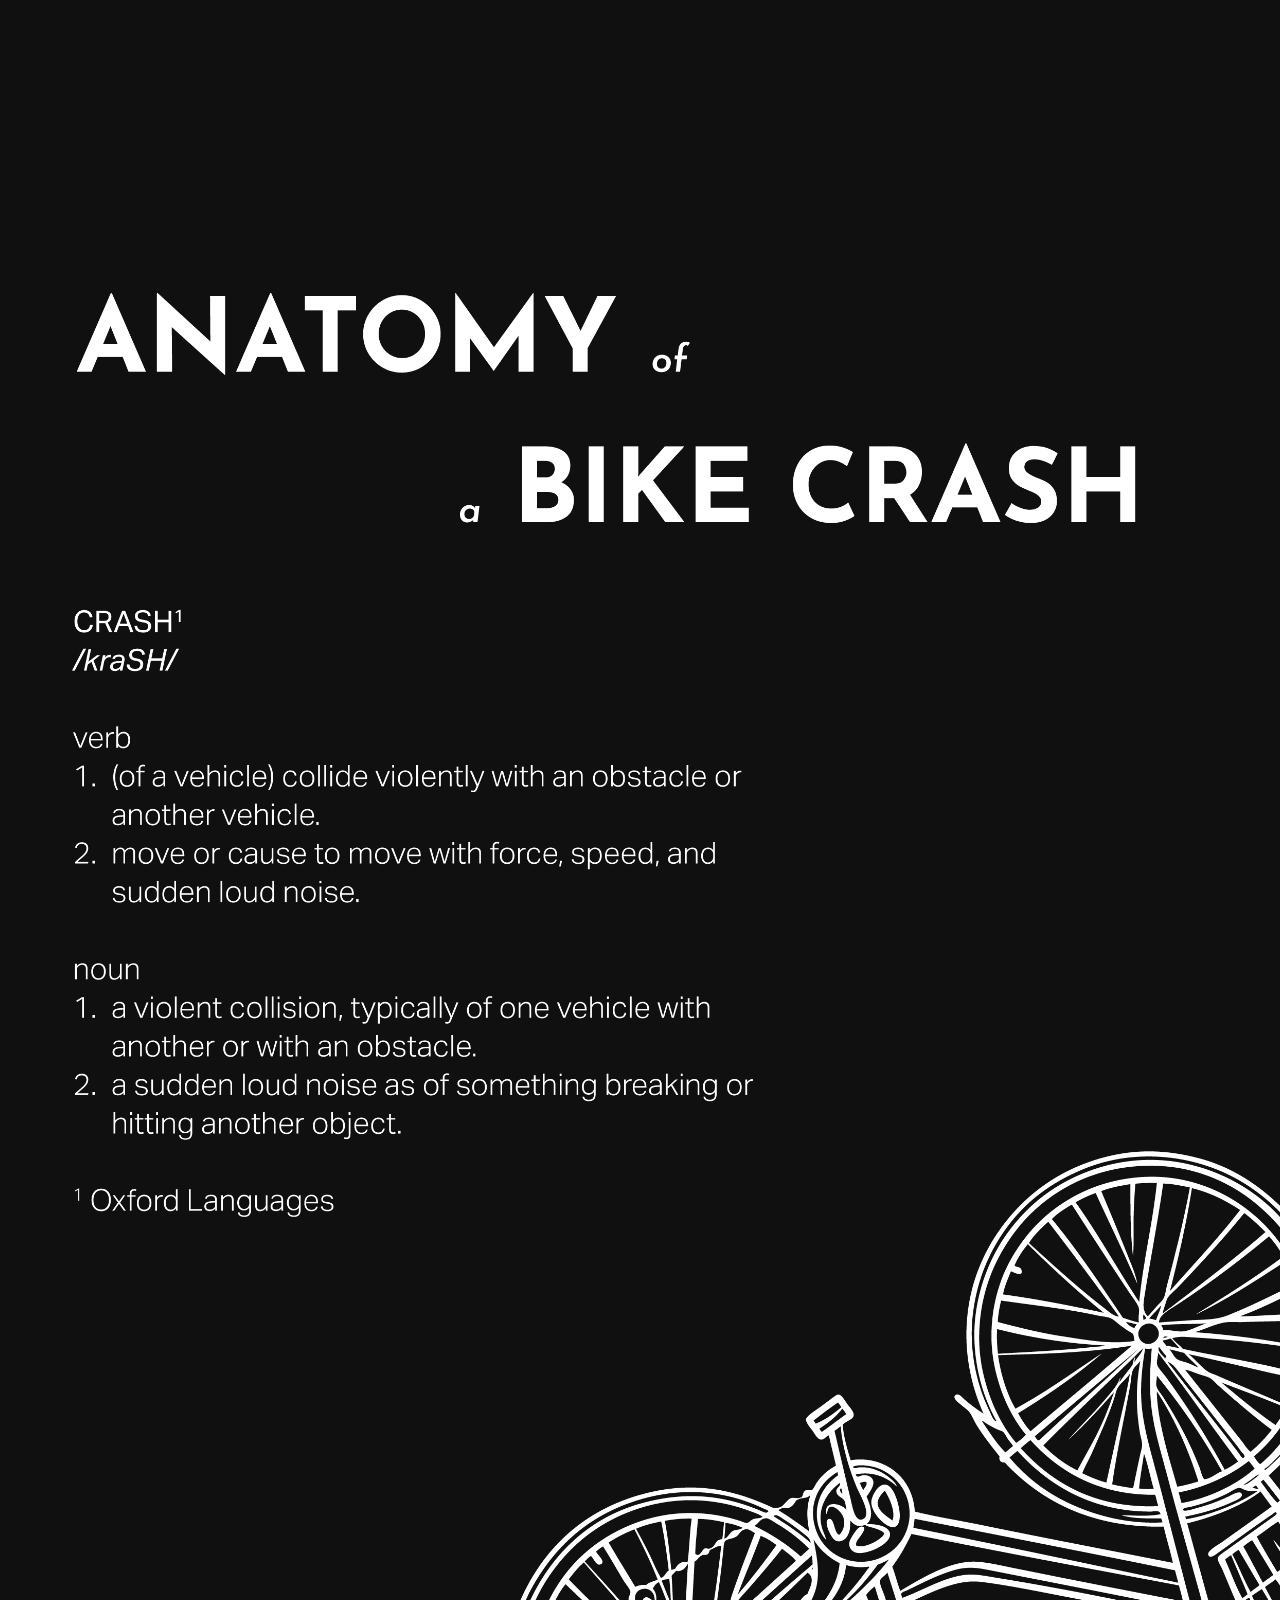
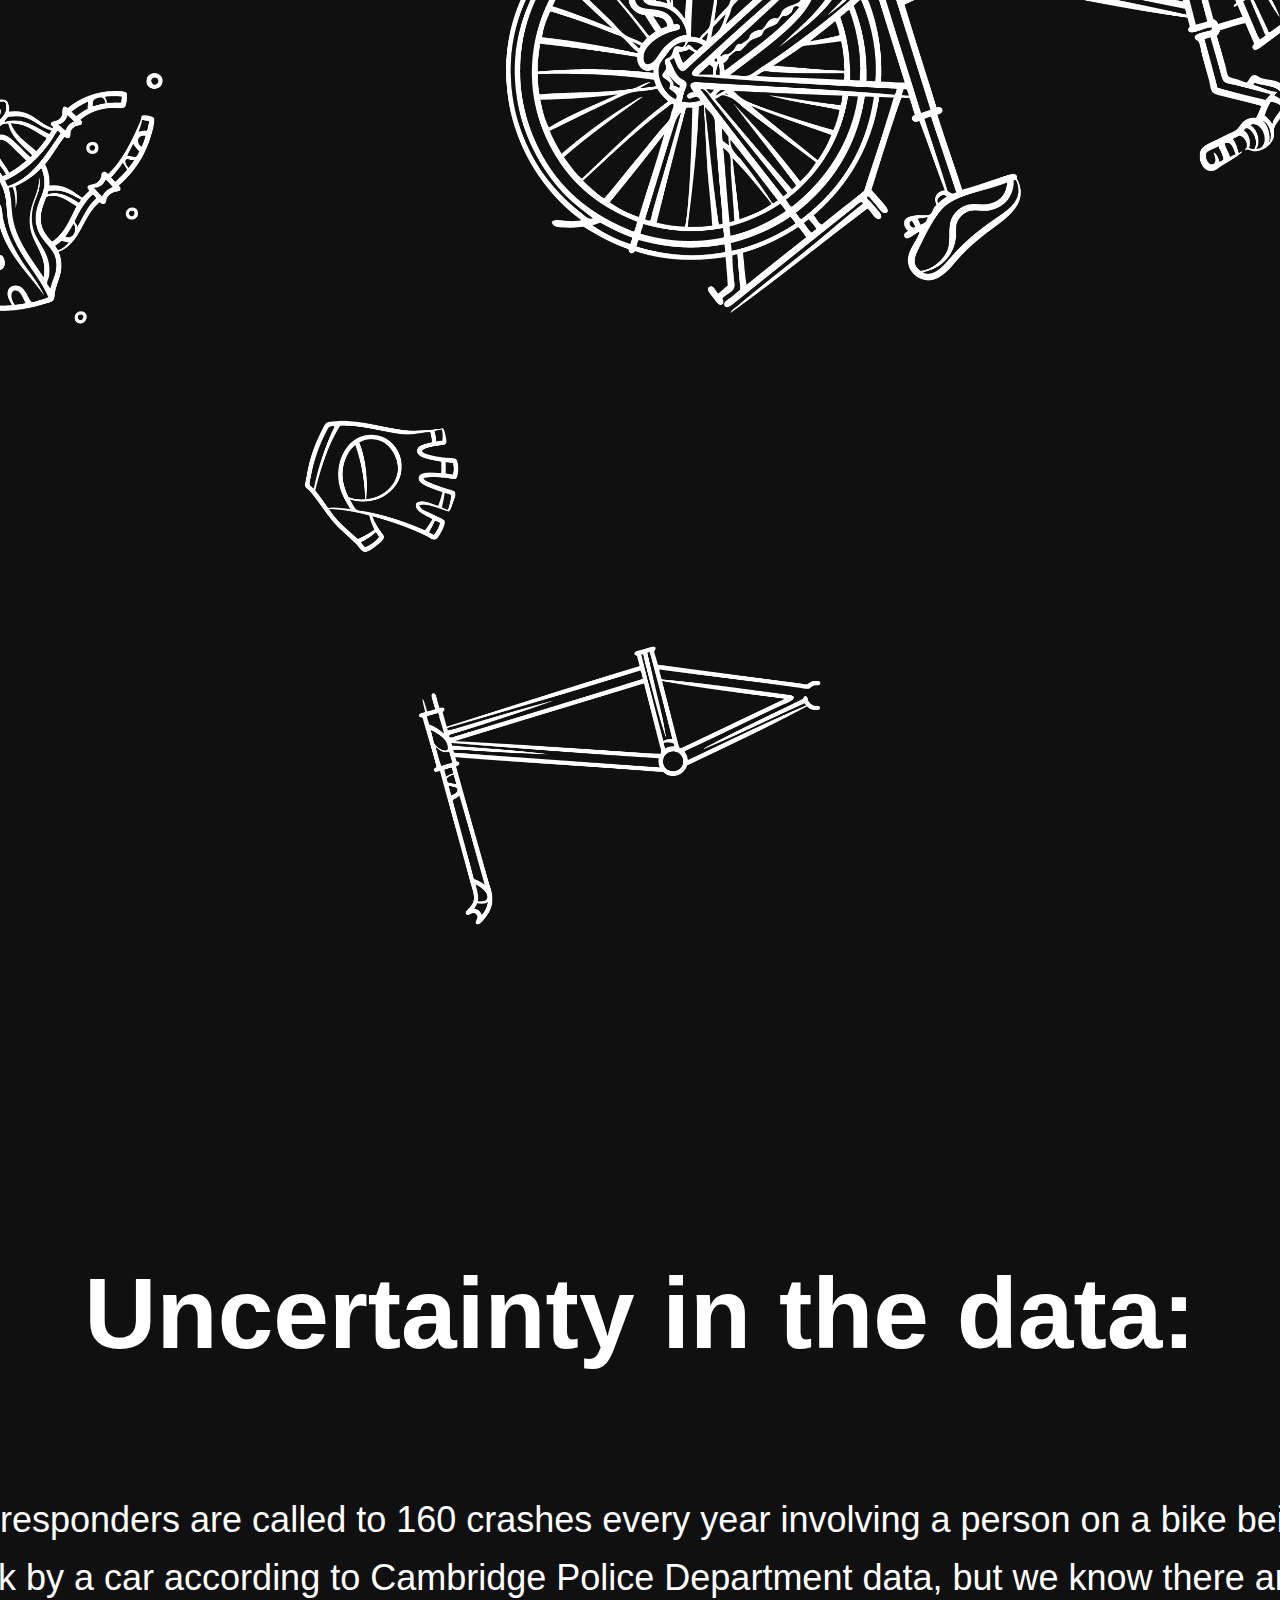
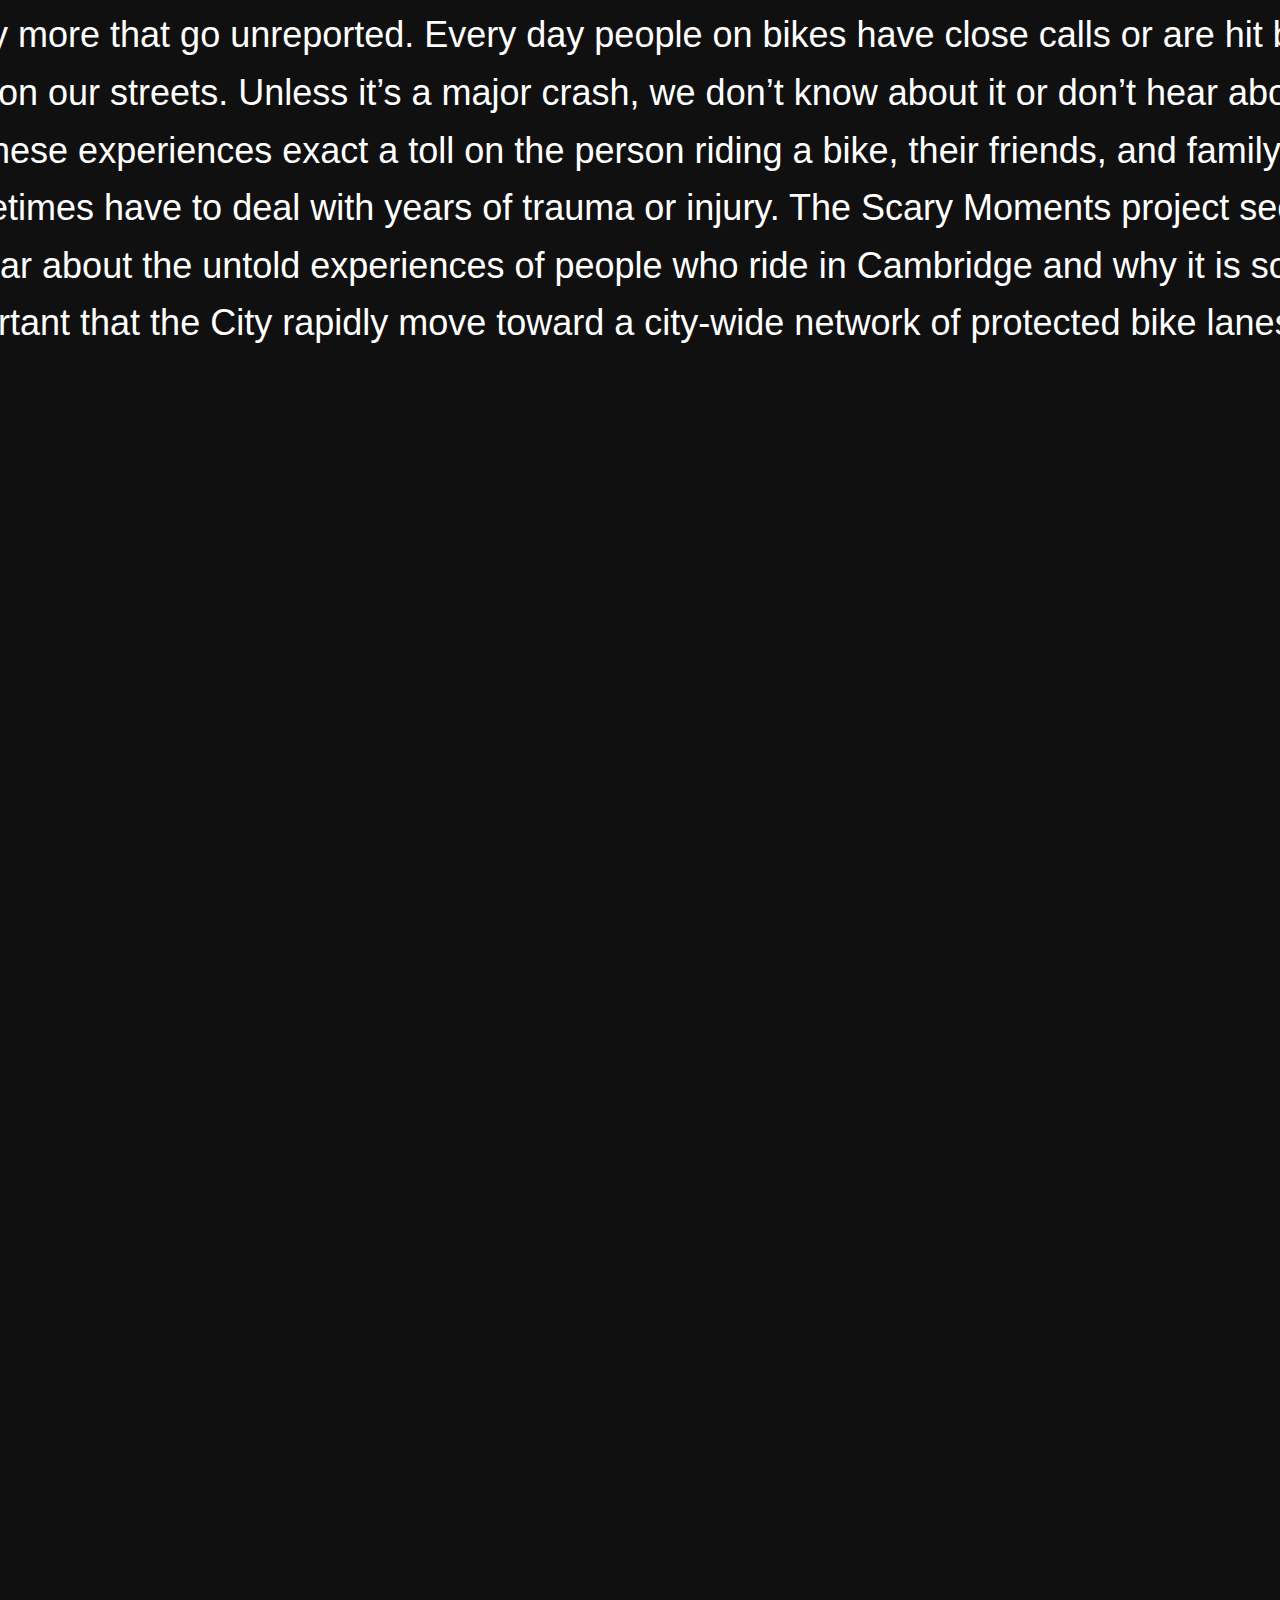
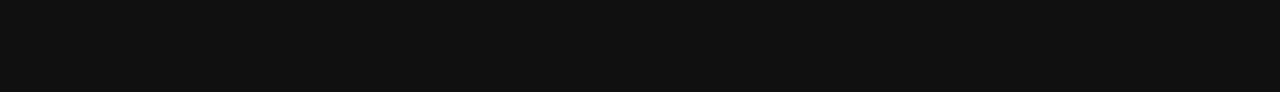
<file: index.html>
<!DOCTYPE html>
<html>

<head>
  <meta charset="utf-8">
  <meta name="viewport" content="width=device-width, initial-scale=1.0">
  <link rel="stylesheet" href="style/main.css">
  <link href="https://fonts.googleapis.com/css2?family=Gluten:wght@100;200;300;700&display=swap" rel="stylesheet">
  <title>anatomy of a bike crash</title>

  <!-- PLEASE NO CHANGES BELOW THIS LINE (UNTIL I SAY SO) -->
  <script language="javascript" type="text/javascript" src="libraries/p5.min.js"></script>
  <script language="javascript" type="text/javascript" src="bike.js"></script>
  <script language="javascript" type="text/javascript" src="Ball.js"></script>
  <!-- OK, YOU CAN MAKE CHANGES BELOW THIS LINE AGAIN -->
</head>

<body style="background-color: #101010 !important;">
  <div class="container">
    <!-- <header class="sticky-header">
      <h1 style = 'color: white'>anatomy of a bike crash</h1>
      <p>why do these things happen <br><br> these are crashes, or incidents, not accidents (preventable)
      <br><br>scary moments <br><br> bike ordinance in 2019 <br><br> other safety measures</p>
    </header>  -->
    <main>
      <br><br><br><br>
    <div class="imagecontainer">
      <img src = 'image/bike landing page.png' width = 100% alt="title">
    </div>
    <div class = 'container' style = 'font-size:36px'>
      <h1>Uncertainty in the data: </h1>
      <p>First responders are called to 160 crashes every year involving a person on a bike being struck by a car according to Cambridge Police Department data, but we know there are many more that go unreported.

        Every day people on bikes have close calls or are hit by cars on our streets. Unless it’s a major crash, we don’t know about it or don’t hear about it but these experiences exact a toll on the person riding a bike, their friends, and family who sometimes have to deal with years of trauma or injury.
        
        The Scary Moments project seeks to hear about the untold experiences of people who ride in Cambridge and why it is so important that the City rapidly move toward a city-wide network of protected bike lanes.</p>
      </div>
    <br><br> <br><br> <br><br> <br><br> <br><br> <br><br>
    <!-- <div class="imagecontainer" style="justify-content: center; align-items: center;">
      <img src = 'image/bike line.png' width = 100% alt="line chart">
    </div> -->
    </main>
  </div>


</body>

</html>
</file>
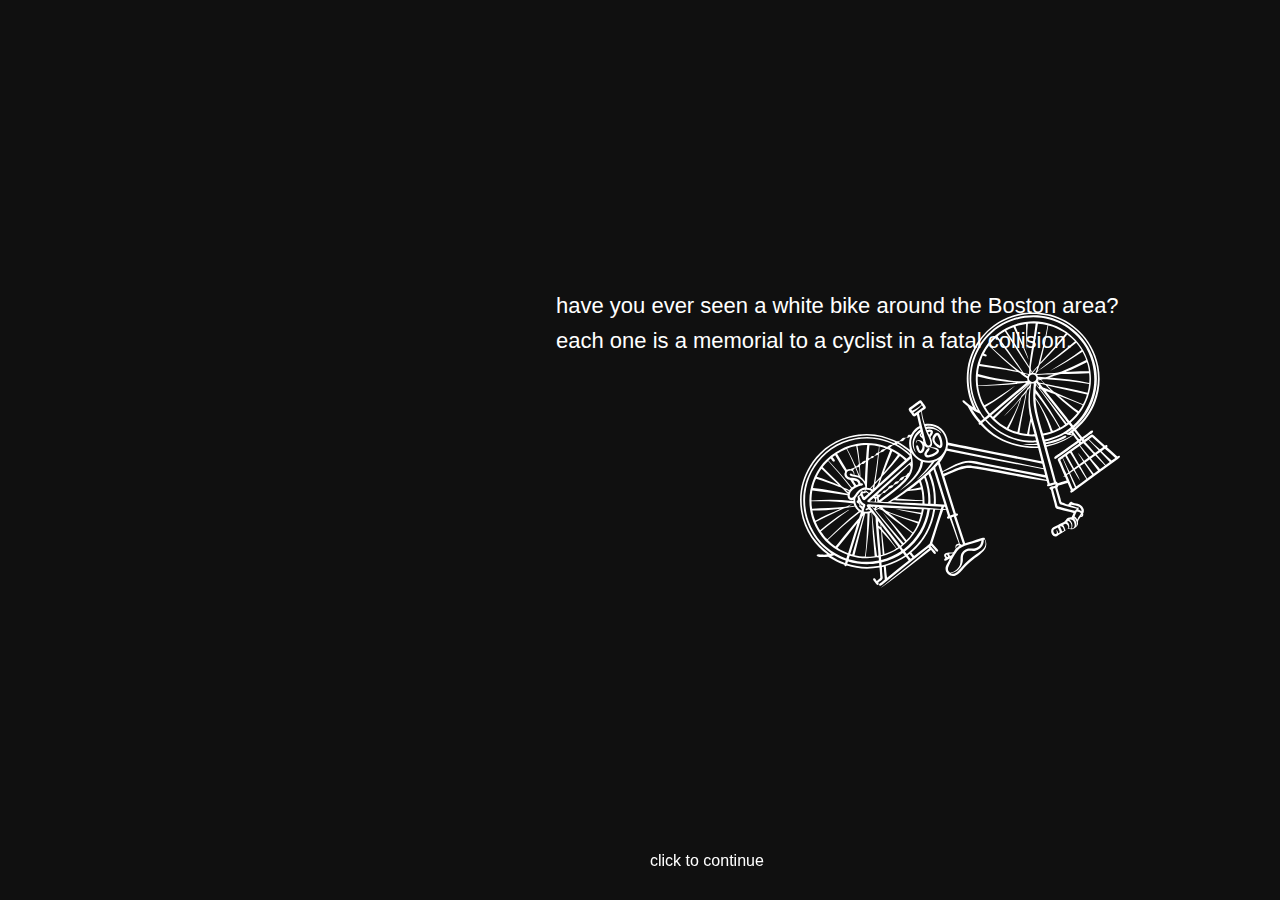
<file: firstlanding.html>
<!DOCTYPE html>
<html>
<head>
  <meta charset="utf-8">
  <meta name="viewport" content="width=device-width, initial-scale=1.0">
  <link rel="stylesheet" href="style/main2.css">
  <title>Anatomy of a Bike Crash</title>
</head>
<body>

  <?xml version="1.0" encoding="UTF-8"?>

  <svg class="svg-floating-right" id="Layer_2" data-name="Layer 2" xmlns="http://www.w3.org/2000/svg" viewBox="0 0 412.35 355.28">
    <defs>
      <style>
        .cls-1 {
          fill: #fff;
          fill-rule: evenodd;
          stroke-width: 0px;
        }
      </style>
    </defs>
    <path class="cls-1" d="M192.95,317.46c-1.74.22-5.91,4.72-7.04,2.26-.65-1.43.71-1.94,1.7-2.77-1.69-1.15-2.37-3.54-1.54-4.94.92-1.57,3.4-1.97,5.63-2.25,1.84-.23,4.4.33,5.7-.24,1.81-.78,1.73-3.62,3.47-4.47-1.56-3.64-.16-6.4,3.86-6.95-4.1-10.56-7.83-21.89-11.93-32.46-2.82,1.75-4.97-1.59-2.03-2.74-1.02-2.71-1.49-5.16-2.54-7.88-1.22-.13-2.53-.07-3.79-.1-2.58,7.03-4.91,14.21-7.19,21.37-2.3,7.19-4.51,14.4-6.82,21.57,2.06,2.53,4.55,4.92,6.76,7.83.74.97,1.51,2.26.22,2.9-1.78.87-3.68-2.42-4.66-3.56-.71-.81-1.43-1.68-2.08-2.41-.62-.7-1.28-1.94-2.12-1.61-.66.97.81,1.71,1.47,2.46.66.75,1.4,1.64,2.08,2.42.92,1.05,4.27,4.23,2.48,5.39-2.28,1.48-4.46-4.01-5.98-4.66-21.48,16.14-41.83,32.83-63.91,48.68.71-1.54,2.27-2.34,3.52-3.4,13.73-11.67,29.13-23.14,43.24-35.17,4.04-3.46,8.77-7.42,13.63-11.25.39-.31,1.93-1,1.11-1.78-.77-.73-3.6,2.08-4.14,2.51-18.81,14.96-36.99,29.5-55.78,44.63-.88.71-3.42,2.75-4.28,1.16-.96-1.75,1.92-3.08,3.14-4.04,1.56-1.25,2.91-2.53,4.13-3.45-.35-5.48-1-11.11-1.32-16.57-.73.06-1.55.31-2.33.48-.16,3.33.37,7.34.71,11.17.11,1.25.42,2.81.17,3.69-.67,2.43-3.76,3.22-5.57,5.2.43,1.26.85,2.3-.11,2.85-1.6.92-2.81-1.38-4.23-3.23-.97-1.26-3.56-3.81-1.82-4.85,2.17-1.3,2.9,2.12,4.19,3.1,1.64-1.18,2.9-2.55,4.5-3.74-.16-4.38-.66-8.94-1-13.4-15.71,2.47-29.7,1.41-42.19-2.7-.45.4-1.13,1.19-1.99,1-.73-.29-1-.97-1.14-1.95-7.45-2.53-14.29-6.29-20.94-10.47-2.6.33-5.57.51-8.32.36-2.26-.12-5.91.32-6.52-2.6,1.87-1.51,4.48-.57,6.72-.43,2.36.14,4.71.2,7.24-.3-14.67-10.45-29.97-30.14-34.11-55.64-3.69-22.67,1.5-41.98,11.38-58.29,9.83-16.25,25.85-31.43,51.39-38.28,24.23-6.49,43.16-1.68,60.68,6.5,1.61-.13,2.57.12,3.97-.74,1.17-.71,2.81-3.36,4.46-3.87,1.13-.36,3.4.44,4.71-.37.95-.59.65-2.52,1.88-3.15.85-.44,2.13.15,3.04-.26.75-.34,1.58-2.4,2.16-3.24,2.28-3.33,4.99-5.87,9.09-8.12-1.07-4.71-2.32-9.51-3.31-14.18-1.75.53-1.84,1.87-3.53,2-1.64.13-3.21-2.88-4.06-4.07-.91-1.27-3.18-3.76-3.09-5.35.09-1.53,5.66-4.99,7-5.99,1.45-1.09,2.49-1.89,3.86-2.89.98-.72,3.16-2.55,4.08-2.66,1.51-.16,3.18,2.86,4.11,4.22.93,1.34,3.33,3.64,3.14,5.48-.2,1.88-3.62,2.67-5.11,4.26.28,5.1,1.93,10.87,3.71,16.69,14.51-2.36,28.78,6.79,29.94,23.94,9.9,2.49,20.06,4.02,30.07,6.08,29.9,6.14,60.22,11.9,90.37,17.87-1.14-5.52-3.03-11.41-4.27-16.98-29.89.54-54.76-9.18-74.22-29.98-1.72.27-2.85-.98-2.36-2.78-3.39-4.25-7.67-9.58-10.94-14.99-1.13-1.88-1.97-4.14-3.23-5.77-.96-1.25-2.39-2.02-4-3.47-.49-.44-4.16-2.95-2.43-4.32,1.31-1.03,2.8.77,3.66,1.55,3.11,2.84,6.26,5.07,9.51,7.2-8.29-18.57-9.29-35.95-6.96-50.74,2.31-14.67,8.66-28.16,17.59-39.33,8.87-11.1,21.79-22.02,40.63-28.18,18.35-6,34.2-4.88,48.51-1.19,14.23,3.67,26.39,10.97,37.54,21.49,10.89,10.26,20.64,25.89,24.34,44.93,3.35,17.22,1.3,32.71-3.69,46.11-5.07,13.64-13.36,25.27-25.1,35.66,2.68,3.26,5.21,6.78,7.94,9.93,2.21-1.57,4.48-3.15,6.92-4.88,1.4-.99,5.7-5.07,6.89-3.15,1.34,2.17-3.69,4.39-5.42,5.62-1.06.75-1.84,1.48-3.34,2.55-1.1.79-3.2,1.85-3.01,2.6.29,1.14,1.52.02,2.56-.72,1.07-.76,1.62-1.1,2.65-1.85,1.63-1.16,3.55-3.43,5.29-3.69,1.37-.21,3.48,2.22,4.52,3.14,4.36,3.81,8.31,7.57,12.44,11.2,2.13-1.9,4.1.71,2.45,2.12,4.42,3.97,8.84,7.94,13.29,11.85,1.06-.9,2.73-1.43,3.32-.36.75,1.4-1.87,3.16-2.63,3.72-19.04,13.86-37.92,27.58-56.83,41.56-1.03.76-3.4,2.64-4.28,1.16-.8-1.35.64-1.78.53-2.53-1.35-3.11-2.73-6.14-4.01-9.41-3.75.63-7.99,2.23-11.98,3.34-.1,1.07-.75,1.88-1.42,2.67,1.36,4.59,2.73,9.3,4.06,14.08.37,1.33.59,3.58,1.26,4.56.6.9,3.36,1.32,4.31,1.65,1.6.55,2.81,1.13,4.26,1.5,1.13-.71,1.47-2.9,3.19-3.44,1.3-.41,2.3.77,3.38,1.18,2.52.96,5.32.85,7.63,1.75,4.29,1.67,8.05,7.29,5.11,12.15.93,2.33-.58,4.52-3.18,4.37-1.11,1.76-2.97,3.42-3.41,6.02-.2,1.24.21,2.42-.05,3.46-.75,2.94-4.48,6.48-8.87,6.49-1.56,0-2.98-1.32-4.55-.47.27-.85.98-1.11.97-2.21-.03-2.19-1.83-4.33-3.45-4.59-1.25.43-2.19,1.02-3.21,1.57,1.24,1.43,2.19,4.17,2.67,6.43.54.31,1.12-.77,1.73-.44-2.73,2.61-6.31,4.4-9.9,6.68-1.18.75-2.22,1.77-3.35,2.09-5.45,1.52-8.39-7.1-5.32-10.52,1.7-1.89,4.95-2.91,7.58-4.32,1.31-.71,2.76-1.36,4.14-2.05,1.33-.67,2.94-1.19,4.01-2,1.63-1.23,2.49-3.79,5-5,1.58-.76,2.78-.84,4.29-.69,1.09-1.76,1.67-3.76,2.61-5.59-5.8-1.69-11.18-2.87-17.48-4.47-2.07-.52-4.86-.94-5.67-2.42-.79-1.42-.94-3.73-1.5-5.74-1.12-3.98-2.14-7.56-3.19-11.56-.52-1.97-.74-4.34-1.5-5.73-.46-.84-1.67-.83-1.8-2.04-.15-1.37,2.24-1.96,4.14-2.51,1.71-.51,4.25-.48,3.81-2.09-2.38-.69-9.67,3.89-10.88,1.54-.53-1.03.28-1.43.64-2.25-.6-1.42-.63-2.56-1.21-3.96-21.71-3.03-42.17-6.98-63.34-11.06-10.03-1.93-20.83-4.09-31.73-5.51-5.79-.74-10.8-.24-18.4,2.42-6.19,2.17-12.37,5.28-18.48,8.07,4.73,15.87,9.95,31.8,14.93,48,2.9-.99,4.26,2.62.36,3.32,3.58,11.56,7.89,23.47,11.59,35.08,5.26-1.32,12.68-3.96,19.28-6.15,2.51-.83,6.74-2.52,6.28.97,6.57,12.67-6.76,19.38-15.6,26.46-4.31,3.44-7.94,6.72-11.17,10.24-3.11,3.39-6.61,8.5-11.77,10.3-5.5,1.91-12.27-2.59-12.28-8.91,0-5.08,4.26-8.94,5.44-13.28ZM199.9,336.33c3.43-1.62,6.37-5.59,8.86-8.36,5.4-6.01,11.54-11.12,18.82-16.15,6.18-4.27,13.01-8.33,11.21-16.04-.19-.86-.44-2.25-1.38-2.66-.94.36-.53,1.32-.59,1.92-.55,5.33-3.37,10.46-10.78,12.3-3.42.85-6.95-.5-10.13.51-2.64.84-5.16,3.48-5.74,6.03-.53,2.34-.07,4.5-.36,6.69-.95,7.21-5.87,13.7-15.37,15.75,1.14.94,3.23,1.06,5.47,0ZM206.15,325.43c1.26-3.84.09-8.56,1.24-12.77.91-3.31,3.91-6.78,8.25-7.84,3.32-.81,6.77.36,10-.47,5.72-1.45,7.89-5.4,8.13-9.98-10.85,4.46-25.02,5.56-31.19,13.37-4.09,5.18-7,11.23-9.89,17.15-1.76,3.6-3.87,7.86.75,10.83,6.28-.84,11.31-6.03,12.71-10.3ZM347.1,267.63c3.52,1.85,5.2,8.34,2.76,11.24,7.54-.44,3.52-13.97-2.76-11.24ZM327.31,280.06c-2,1.3,0,6.81,2.49,5.87,1.95-.74,1.06-3.49.32-5.42,1.28.43,2.32,2.47,2.56,4.28.84-.25,1.57-.55,2-1-.11-2.31-1.5-4.03-2.3-6.24-2.06,1.14-3.33,1.4-5.07,2.52ZM349.08,278.83c.9-1.11,1.16-4,0-6.4-1.21-2.46-3.9-4.84-4.79-2.1,2.48,1.22,3.47,6.15,2.18,8.16.95-.03,1.55.64,2.62.35ZM337.71,282.58c.77-.48,1.69-.88,2.7-1.24-1.11-2.96-2.03-6.33-5.1-5.28.08,1.95,1.98,4.4,2.4,6.52ZM352.78,265.52c3.06,2.15,4.07,8.19,2.91,10.72,2.31-2.59.82-9.63-2.91-10.72ZM362.03,259.23c-1.44-1.5-3.21-2.33-5.35-2.38-1.11,2.06-2.14,4.15-2.79,6.43,1.45.84,2.48,2.53,3.68,3.89.5-3.13,3.47-5.06,4.46-7.94ZM363.36,261.74c-.18.45-.76.72-.83,1.22.53-.21,1.3-.91.83-1.22ZM349.21,247.84c-.05.44-.57.65-.55,1.13,3.79.89,6.98,3.01,11.1,3.22-.37.64-1.16,1.06-1.24,1.83,1.6.53,2.85,1.78,4.32,2.58-.25-8.17-8.9-6.67-13.64-8.76ZM190.78,315.23c0-1.09-.98-1.85-1.34-2.98-2.46.44-.6,4.19,1.34,2.98ZM140.06,320c-1.17-1.73-2.4-3.33-3.68-4.83-7.25,4.75-16.36,9.4-25.88,12.01.61,4.96.75,10.3,1.73,15.04,9.19-7.44,18.47-14.85,27.83-22.22ZM196.67,310.55c-1.7.54-3,.28-4.72.84.51.7.92,1.61,1.24,2.7,2.54-.44,3.43-2.27,3.48-3.54ZM354.34,255.93c.84-.87,1.53-1.82,2.55-2.59-5.34-1.55-10.89-2.94-16.5-4.34-1.78-.44-4.42-.67-5.43-1.73-.92-.96-1.4-3.29-1.82-4.84-1.5-5.49-2.96-10.67-4.49-15.8-.96.4-2.24.66-2.8.96,2.06,7.56,4.15,15.12,6.06,22.61,7.35,2.15,14.86,4,22.44,5.73ZM201.8,304.11c.89-1.2,2.43-2.07,3.81-3.03-1.73-2.31-5.82,1.2-3.81,3.03ZM209.93,298.66c-3.83-11.61-7.75-23.25-11.68-34.9-.59.05-2.27.47-3.08,1.06,3.54,11.18,7.49,22.58,10.77,33.65,1.18.45,1.87,1.89,3.85.71.15-.12.22-.28.13-.51ZM144.84,316.17c-1.04-1.82-2.36-3.09-3.58-4.55-.98.49-1.57,1.17-2.37,1.75,1.26,1.46,2.24,3.5,3.74,4.5.73-.57,1.41-1.17,2.22-1.71ZM147.4,314.04c.15.01.4-.24.51-.33,5.55-4.71,13.48-10.64,19.12-15.32,4.68-14.54,9.59-28.96,13.91-43.69-2.34.1-4.49-.18-6.79-.17-3.37,21.77-13.35,40.31-30.72,55.25,1.16.83,2.35,4.18,3.97,4.26ZM135.05,313.59c-.69-1.31-1.57-2.17-2.37-3.25-7.41,5.16-16.89,9.58-27.79,12.36.1,1.22.21,2.43.31,3.64,10.99-2.24,21.7-7.33,29.85-12.75ZM102.13,326.93c.23-1.08-.17-2.48-.17-3.69-15.12,2.93-28.03,1.35-40.08-2.02-.52.95-.9,1.96-.95,3.14,12.35,3.69,25.64,5.46,41.2,2.57ZM171.62,254.46c-1.41-.06-2.81-.13-4.26-.1-3.39,21.65-13.7,39.91-32.17,54.18.83,1.06,1.45,2.59,2.6,3.02,19.63-14.95,30.57-34.14,33.83-57.1ZM130.55,307.79c-.75-1.38-1.69-2.42-2.6-3.48-6.38,4.34-14.73,8.23-23.69,10.63.15,1.48.2,2.89.42,4.39,9.13-1.94,18.58-6.62,25.88-11.55ZM101.5,320.12c.4-1.28-.22-3.06-.14-4.48-14.08,2.72-26.2,1.42-37.36-1.86-.27,1.61-1.13,2.93-1.22,4.64,11.57,3.29,24.05,4.73,38.71,1.7ZM133.81,305.42c16.5-13.13,27.58-31.17,30.37-51.22-1.57.04-3.03-.15-4.58-.15-3.26,19.31-12.44,35.72-29.14,48.45,1.14,1.03,2,3.98,3.35,2.91ZM123.94,304.44c-5.9-7.6-11.93-14.96-18.33-21.51,1.06,9.55,2.25,19.17,3.3,28.71,5.98-2.05,10.91-4.1,15.03-7.19ZM106.38,312.5c.17-.12.23-.28.14-.51-.43-7.03-1.11-15.45-1.66-23.03-.17-2.37.22-5.82-.63-7.75-.57-1.28-2.19-2.1-2.98-3.2,1.09,11.74,1.72,23.26,2.99,35.07.85-.29,1.78-.64,2.14-.58ZM354.34,225.92c-2.44-6.04-5.09-11.64-7.51-17.74-.87.21-2.06,1.22-2.97,1.8,1.88,4.47,3.89,9.22,5.78,13.64.62,1.46,1.12,3.05,2.19,4.1.84-.6,1.66-1.2,2.51-1.8ZM100.12,301.06c-.88-10.02-1.75-20.19-2.47-30.4-.15-2.04.03-4.67-.57-6.21-.88-2.23-3.17-3.8-4.4-5.53,2.29,18.41,3.65,36.37,6.58,55.09.79.02.9-.05,1.77-.29.01-3.78-.52-8.27-.91-12.66ZM96.17,314.61c.15-.08.08-.28,0-.47-.54-9.47-1.77-18.87-2.37-28.25-.59-9.36-.92-18.64-1.61-27.89-.67.36-1.43.7-2.32.96-.66,19.29-2.93,37.8-5.19,56.31,3.76-.06,7.49-.1,11.49-.66ZM126.82,302.82c-7.34-9.57-14.65-19.2-22.14-28.49-.47,4.79,3.04,7.09,5.57,10.28,4.78,6,8.92,11.72,13.11,18.15.3.46.69,1.36,1.41,1.39.76-.41,1.32-.91,2.05-1.33ZM369.06,215.08c-3.37-5.09-6.45-10.75-10-15.47-1.51,1.28-3.43,2.36-5.01,3.6,2.25,4.6,5.19,9.05,6.86,14.05-2.98-3.89-5.52-8.69-8.25-13.11-1.63,1.03-3.27,2.05-4.69,3.17,2.25,4.95,4.92,10.58,7.15,15.36.25.56.36,1.72,1.23,1.77,4.22-3.13,8.56-6.21,12.72-9.37ZM131.28,299.42c-11.52-14.37-23.61-29.32-35.03-43.75-1.55-1.96-3.07-5.21-5.75-4.9,12.83,16.9,25.78,33.56,38.79,50.12.52-.1,1.47-.98,2-1.47ZM83.51,315.04c.83-3.79,1.27-9.21,1.65-13.85,1.11-13.66,1.4-27.94,1.77-41.7-.99.05-1.9-.09-2.95.07-4.78,17.78-9.32,35.69-13.77,53.64,4.23,1.02,8.59,1.8,13.29,1.84ZM133.32,297.63c.56-.23,1.74-1.17,1.99-1.93-9.48-12.74-19.63-25.37-28.9-37.74,10.65,11.21,20.95,23.13,30.79,35.99,2.99-2.73,5.5-5.69,7.4-8.95-10.74-8.16-23.19-17.07-33.98-25.67-1.63-1.29-3.17-2.99-4.8-3.97-.75-.45-3.97-1.77-4.79-1.64-1.37.21-2.42,1.52-3.63,1.71,11.91,14.21,23.88,28.27,35.91,42.2ZM58.02,323.18c.2-1.06.77-1.95.81-3.09-5.22-1.78-10.07-4.32-14.88-6.93-1.28.39-2.68,1.06-3.82,1.16,5.52,3.85,11.46,6.85,17.89,8.86ZM370.08,214.42c2.12-1.59,4.24-3.2,6.49-4.73-3.36-5.09-6.72-10.21-10.18-15.1-1.84,1.24-3.59,2.51-5.44,3.74,3.02,5.41,6.01,10.87,9.13,16.09ZM384.06,204.15c-3.69-4.61-7.15-9.67-10.84-14.25-1.83,1.23-3.58,2.51-5.43,3.74,3.1,4.35,6.36,8.73,9.42,12.87.39.52.81,1.45,1.6,1.48,1.75-1.27,3.51-2.55,5.25-3.83ZM61.15,312.72c-16.73-6.59-31.23-16.79-41.05-36.22-10.87-21.5-9.33-43.02-3.53-58.95,5.96-16.36,17.4-31.54,36.41-40.95,20.98-10.38,41.07-9.08,56.23-4.16,1.03.33,2.56,1.09,3.28.91,1.02-.26,1.78-1.41,2.98-1.81,1.5-.5,2.71-.15,4.33-1.02-1.85-1.44-4.26-2.1-6.48-2.93-15.67-5.8-35.83-7.57-57.16,1.04-11.44,4.62-20.79,11.53-27.82,19.09-13.81,14.87-21.83,33.46-21.79,54.84.01,11.81,2.61,22.98,7.51,33.67,10.17,22.23,26.98,33.94,45.38,41.14l.28-.1c.63-1.44,1.09-2.96,1.41-4.55ZM67.41,311.83c.38-.51.5-1.97.81-3.1,4.35-15.66,9.49-32.09,13.49-47.14-2.48,2.45-3.15,5.57-4.17,8.78-4.36,13.72-8.51,27.74-12.71,41.24,1.17.45,1.95,1.07,2.57.22ZM343.65,217.1c-.77-1.76-1.54-3.51-2.3-5.31-.56-.26-1.29,1.06-1.86.49-.18-.9,1.26-1.01,1.24-1.84-2.37-5.42-4.19-9.99-6.59-15.55-.72-1.66-2.14-3.67-2.06-5.08.05-.9,1.69-1.99,2.92-2.88,7.3-5.23,14.11-10.04,21.46-15.34.94-.67,3.41-2.15,3.05-2.92-.42-.95-1.63.32-1.86.49-9.29,6.36-17.01,12.02-26,18.46-.93.66-3.33,2.57-4.02.6-.65-1.84,4.86-4.8,6.53-5.99,8.49-6.09,14.98-10.61,23.08-16.53-1.74-2.39-3.5-4.72-5.25-7.1-8.22,6.5-21.8,11.9-34.26,14.89,4.01,14.88,8.21,29.84,12.23,44.72.94.5,1.97,1.09,2.21,2.36,3.9-1.32,7.57-2.16,11.47-3.47ZM393.06,197.62c-4.2-4.16-8.39-8.39-12.5-12.74-2.09,1.15-3.65,2.56-5.58,3.79,3.14,4.18,7.07,8.09,10.21,11.96.4.5.7,1.58,1.6,1.49,2.15-1.47,4.1-3.05,6.27-4.5ZM145.39,284.1c2.58-3.74,4.83-7.64,6.38-11.88-12.67-4.48-25.46-8.67-37.84-13.73,10.38,8.76,20.97,17.07,31.46,25.6ZM393.94,197.01c1.57-1.41,3.62-2.58,5.2-3.98-3.99-4.45-8.17-8.53-12.22-12.83-1.55,1.1-3.13,2.19-4.64,3.31,3.81,4.64,7.75,9.06,11.66,13.5ZM73.91,271.62c-8.36,10.76-16.85,21.47-25.56,32.06,4.18,3.02,8.75,5.27,13.63,6.88,3.84-12.96,8.44-26.19,11.93-38.94ZM327.07,218.88c-5.69-21.5-12.33-44.06-18.13-65.96-3-11.35-6.36-22.05-7.68-32.37-1.31-10.23-.76-19.57.02-28.6-1.11.13-2.19.2-3.13-.02-1.51,9.03-2.58,18.3-1.42,28.62,1.18,10.47,4.55,21.31,7.6,33.03,5.76,22.13,11.84,45.5,17.49,67.28,1.75-.5,3.45-.88,5.27-1.49.16-.08.07-.28,0-.47ZM401.51,191.28c1.77-1.03,3.08-2.3,4.78-3.36-4.35-4.28-8.77-8.39-13.47-11.94-1.43,1.05-3.08,1.98-4.22,3.17,4.32,4,8.56,8.18,12.92,12.13ZM197.95,260.11c-6.68-21.26-13.26-42.46-20.03-63.76-.87,1.55-3.54,2.62-3.51,4.34.02,1.94,1.7,5.13,2.45,7.59,5.44,17.81,11.46,36.81,16.76,53.78l4.33-1.49c.16-.08.08-.27,0-.46ZM345.98,206.61c-2.26-5.77-5.2-12.2-7.69-18.3-1.09.63-1.99,1.35-2.89,2.08,2.73,6.04,5.09,12.85,8.12,18.15.82-.64,1.71-1.26,2.46-1.94ZM215.51,197.51c4.33-.25,8.71.7,13.14,1.42,30.15,4.89,59.74,10.83,88.72,17.19.12.21.19-.08.05-.33.03-.68-.43-1.61-.68-2.42-30.26-6.17-61.95-12.28-92.7-18.32-4.63-.91-9.31-1.33-14.62.18-8.26,2.34-15.9,6.44-22.49,9.6-.92.44-2.25.62-2.7,1.71l.62,1.82c9.93-3.59,20.32-10.24,30.66-10.84ZM119.83,166.46c-15.54-7.39-35.32-10.48-57.06-4.15-24.65,7.18-39.61,22.42-49.23,38.63-9.49,16-14.18,35.38-9.71,58.18,2.27,11.55,8.13,24.22,14.46,32.54,4.81,6.32,10,11.7,15.71,16.17,1.72,1.34,4.46,4.34,6.62,3.36-3.55-2.85-7.76-5.89-11.3-9.25-10.09-9.54-20-25.35-23.53-43.01-4.42-22.15.13-40.9,9.48-57.01,8.8-15.16,23.86-31.04,47.84-37.69,22.3-6.18,40.14-3.16,55.93,3.6.95.4,2.3,1.28,3.36.25-.11-.91-1.75-1.22-2.58-1.62ZM347.38,205.65c1.24-1.17,2.93-2.13,4.18-3.31-3.28-5.44-6.49-11.01-9.74-16.5-1.18.62-2.12,1.36-3.02,2.13,2.99,5.63,5.51,12.22,8.58,17.68ZM358.05,197.61c-3.29-5.47-6.58-10.96-9.96-16.27-1.55.91-2.95,1.89-4.14,2.99,3.08,5.53,6.04,11.28,9.09,16.88l.28-.1c1.48-1.22,3.11-2.36,4.73-3.51ZM115.99,258.1c11.76,4.48,25.27,8.73,36.75,11.91,1.23-3,2.29-6.09,2.86-9.42-10.82-2.24-22.62-3.82-32.64-6.76,11.12,1.38,21.94,3.35,33.13,4.56.51-1.37.79-2.86.8-4.49-16.99-.61-33.9-1.39-50.78-2.25,2.95,3.47,5.85,4.93,9.88,6.46ZM364.92,192.59c-2.08-3.98-5.11-7.31-6.83-11.25,2.79,3.17,5.39,6.73,8.04,10.21,1.81-1.24,3.48-2.57,5.25-3.83-3.56-5.34-7.62-9.63-11.12-15.09-3.58,2.25-6.6,4.76-10.08,7.06,3.09,5.73,6.32,11.17,9.59,16.56,1.89-1.14,3.29-2.5,5.15-3.65ZM219.84,191.49c5.32.35,10.8,1.68,16.1,2.75,26.63,5.39,53.45,10.63,79.79,15.73.04.08.08.16.19.09l-.15-.42c-.46-2.31-1.13-4.74-1.84-7.18-41.71-7.82-83.38-15.68-124.83-24.01-2.51,5.33-5.37,10.48-8.97,15.27,1.34,3.38,2.33,7.57,3.75,11.37,10.61-6.25,23.83-14.41,35.96-13.6ZM187.01,251.05c-.51-.06-.99-.18-1.59-.08-.18.97-.68,1.76-.77,2.77,1.17-.08,2.07.38,3.32.12l-.96-2.8ZM45.72,301.93c4.78-5.22,9.87-12.06,15.35-18.55,3.63-4.29,7.54-9.34,11.23-13.7,1.36-1.6,3.06-3.11,3.89-4.62.58-1.07.72-2.51,1.09-3.66.38-1.21,1.16-2.43.76-3.69-1.2-.1-2.01.97-2.89,1.61-14.52,10.71-26.72,22.76-39.32,34.29,3.2,2.98,6.33,6.1,9.89,8.32ZM182.2,250.67c-29.91-1.52-60.22-3.09-89.75-5.58-1.8-.15-5.28.12-5.71-1.17-.58-1.72,4.47-5.25,6.11-6.79,16.28-15.2,33.17-29.99,50.2-44.44-.11-1.41-.04-2.74-.36-4.25-18.27,16.42-37.84,34.08-56.27,50.9-1.19,1.09-2.94,3.04-3.95,3.08-2.09.07-3.05-3.63-4.13-6.08-.88.3-1.21.87-2.09,1.18,1.6,2.75,2.62,6.24,4.61,7.95,1.17,1.01,2.79,1.35,3.2,2.49.49,1.37-.58,3.05-1,4.4-.48,1.59-.84,2.89-.98,4.4,2.55.42,5.19.64,8.55-.59-.4-.77-.81-1.51-1.52-1.67-1.53-.42-3.82,1.88-4.53,0-.48-1.27,1.14-2.06,2.97-2.27-.81-1.34-2.28-2.89-1.06-4.01,1.09-1,4.22-.45,5.98-.34,29.68,1.81,60.18,3.05,88.67,5.64l.28-.1c.37-.87.84-1.68.78-2.77ZM378.25,182.7c-4.24-4.81-8.65-9.27-13.11-13.62-1.51.89-2.62,1.98-4.19,2.84,4.11,4.77,8.02,9.95,12.29,14.38,1.69-1.19,3.34-2.4,5.01-3.6ZM103.69,272.8c-1.15-1.06-1.93-2.86-3.17-3.76.25,2.06.3,4.02.52,6.07,1.11.5,1.94,1.59,3.06,2.08-.3-1.54-.22-2.9-.42-4.39ZM384.7,177.83c-4.37-4.38-8.6-9.05-12.93-13.53-1.42.98-2.84,1.95-4.13,2.98,2.05,2.32,4.24,4.66,6.32,7.04,2.1,2.4,3.99,5,6.42,6.86,1.38-1.14,3.3-2.03,4.32-3.36ZM186.05,247.79l-.14-.42c-4.65-14.83-9.3-29.67-13.87-44.46-1.3.92-3.1,2.59-4.08,4.06,6.15,14.82,7.59,28.05,7.01,40.41,3.71.1,7.23.6,11.08.42ZM390.65,173.76c-4.7-4.36-9.5-8.49-14.23-12.77-1.45.88-2.59,1.92-4.04,2.8,4.57,4.53,9.21,8.93,14,13,1.57-.94,2.95-1.97,4.27-3.03ZM313.69,201.29l-.14-.42c-.42-1.8-.97-3.66-1.41-5.46-40.43-8.19-80.97-16.14-121.55-24.04-.12,1.47-.5,2.79-.57,4.26,41.34,8.3,82.47,17.04,123.67,25.65ZM172.26,247.21c.99-11.3-.97-25.21-6.71-38.17-1.01.55-2.32,1.97-3.39,2.88,5.01,12.79,6.33,24.6,5.98,35.14,1.41-.01,2.71.17,4.12.15ZM75.64,256.64c-1.44-1.6-3.76-3.39-5.06-6.08-4.2,1.35-8.89.85-13.17,2.18-3.09.96-6.38,2.74-9.49,4.2-9.34,4.36-18.72,9.1-27.59,13.38,1.63,4.05,3.58,7.43,5.57,10.75,9.68-8.29,20.67-16.7,32.59-23.86,1.64-.98,3.23-2.35,5.17-2.71-12.74,9.13-25.52,18.24-36.76,28.1,2.73,3.53,5.23,7.54,8.45,10.06,13.13-12.15,25.17-24.84,40.29-36.03ZM164.77,246.82c.38.25.27-.55.28-.57.86-8.98-.65-21-4.88-32.39-1.49.63-2.78,2.35-4.31,3.35,3.96,10.97,4.69,20.36,4.61,29.36,1.37.22,2.86.19,4.3.24ZM136.86,245.62c6.82.3,13.72.6,20.48.93l.28-.1c.34-.88.21-1.98.2-3.04-10.77.11-22.35.16-32.99-.54-1.55-.1-3.56-.55-4.63-.28-1.46.35-2.37,1.67-3.68,2.05,6.67.8,13.49.68,20.34.98ZM157.91,242.3c-.27-4.48-.35-8.85-1.62-13.82-4.5.65-8.92,1.2-13.31,1.76-1.51.19-3.33.16-4.48.6-1.02.39-2.35,1.54-3.44,2.27-3.58,2.41-6.96,4.58-10.45,6.87,11.11.73,21.96,2.04,33.3,2.32ZM363.75,166.43c-.13-.52-.42-.72-.66-1.02-.77.21-1.06.65-1.53,1,.41,1.65,1.26.5,2.19.02ZM102.11,253.18c.47,0,1.21.68,1.49.27-.38-.17-1.03-1.05-1.49-.27ZM102.19,251.59c-2.12-1.31-3.69.92-4.46,2.47,1.52-.81,2.85-1.71,4.46-2.47ZM361.15,162.95c-2.58-3.29-5.15-6.61-7.76-9.84-.54.28-.76.71-1.39.95,2.55,3.34,4.93,7.05,7.75,9.84.63-.24.85-.67,1.4-.95ZM96.86,251.08c-1.19-.03-2.35-.1-3.51-.2.62.86,1.29,1.65,2.03,2.27.42-.73,1.44-1.15,1.48-2.07ZM113.2,244.53c1.18-.29,3.44-2.14,4.88-3.08,4.73-3.08,9.55-6.33,13.79-9.43,17.71-12.9,35.34-26.71,46.92-41.75-1.72.87-3.32,1.79-5.4,2.48-6.3,8.47-13.64,17.06-23.34,23.49,6.83-6.55,13.49-13.97,18.65-21.25.23-.33,1.05-.79.64-1.31-3.95.55-7.45.18-10.71-.7-1.76,16.82-16.75,27.17-30.88,37.95,11.91-11.66,26.29-22.12,27.92-38.81-4.39-2.29-9.14-5.88-12.34-11.38,1.75,8.31,2.82,15.21,1.6,21.49-1.2,6.15-4.64,11.48-9.1,16.25-8.77,9.36-20.79,17.56-31.55,26,2.84-.39,6.08.78,8.93.05ZM74.51,235.16c-1.05,1.48-2.33,2.84-2.81,4.09-2.18,5.66,2.25,14.59,7.49,16.33,1.55-2.42-1.57-3.68-2.94-4.92.05-1.18.51-1.59.26-2.43-.52-1.68-3.19-2.2-3.54-3.47-.32-1.14,1.52-2.31,1.66-3.38.21-1.72-.92-2.68-.24-4.3.89-.8,1.59-.69,2.33-1.43,1.44-1.43.95-3.91,2.48-4.6,1.14-.51,2.02.21,3.23.29.75-.65,1.44-1.9,1.28-2.62-4.99.43-7.18,3.59-9.2,6.44ZM350.83,158.37c-2.91.05-3.72.18-5.57-.27-1.19-.29-2.29-1.35-3.65-1.09-1.47.29-3.93,2-6.01,3-4.99,2.41-10.9,4.53-16.72,5.9-.94.23-3.42.3-2.93,1.48.38.93,5.36-.69,6.81-1.09,5.73-1.57,9.26-2.95,14.16-5.17,1.63-.75,5.59-3.28,6.29-1.23.61,1.76-3.2,3.09-4.91,3.87-7.17,3.32-15.14,5.35-21.49,6.61l.43,1.25c11.26-1.8,25.3-7.5,33.58-13.25ZM155.66,225.73c-.39-1.98-1.11-4.73-2.12-6.62-3.75,3.29-8.06,6.3-11.88,9.55,4.63-.9,9.16-1.6,14-2.93ZM266.54,165.92c11.8,4.91,25.06,7.9,39.51,7.21.57.16-.21-1.34-.35-1.91-6.36-.05-12.88.2-18.47-1.47,5.84.11,12.05.72,18.13-.44-.24-2.26-3.16-1.32-4.36-1.32-25.15.17-46.11-10.28-62.38-28.27-1.44.93-2.42,2.08-3.81,3.03,8.95,10.84,19.84,18.22,31.72,23.17ZM99.64,244.19c.11-1.65.1-3.37-.61-5.42-.44,1.8-1.35,3.38-1.07,5.53.66-.23,1.01.16,1.68-.1ZM349.92,155.72c-.56.42-1.34.75-1.77,1.24.97.24,1.91.54,2.99.53-.37-.66-.9-1.02-1.23-1.76ZM81.05,249.17c-1.97-.98-3.42-3-5.05-4.67.37,1.33,2.38,2.76,2.1,4.75,1.06.05,1.75.84,2.72,1.1.05-.41.39-.66.23-1.17ZM136.79,212.67c-.79-.75-1.78-.7-2.52-.06-.7.6-.54,1.67-.96,2.2-.39.49-1.46,1.42-2.51,1.79-.56.21-1.21-.01-1.91.35-1.04.53-1.59,2.63-2.72,3.44-1.79,1.27-4.21,1.49-5.68,3.04-.58.62-.77,1.81-1.39,2.35-1.16,1.04-3.23,1.41-4.84,2.29-1.02.56-1.68,1.67-2.45,2.41-.86.81-1.85,2.13-2.6,2.46-.62.26-1.38-.01-1.97.2-1.37.51-1.96,1.76-3.24,2.37-.27,1.38-1.2,2.44-2.63,3.24.31,1.13.17,2.64.73,3.5,12.4-9.45,25.74-18.44,34.69-29.58ZM96.57,240.71c-.6-.45-1.06-1.16-1.83-1.25-1.61,1.58-3.53,3.01-4.96,4.68,2.32-.05,4.5.14,6.87-.02-.11-1.18-.02-2.26-.08-3.4ZM52.29,253.27c-12.47,1.56-24.58,2.36-36.34,2.48.85,3.94,1.79,8.99,4.05,13.15,9.3-5.92,21.27-10.54,32.29-15.62ZM347.19,154.15c1.57-1.04,3.44-2.43,4.27-3.5-1.13.18-2.29,1.27-3.49,2.14-1.23.88-2.51,1.86-3.81,2.55.89.45,2.06-.55,3.03-1.19ZM70.06,249.5c-.28-.99-.88-2.13-.86-2.99-17.33-2.55-35.62-3.12-54.39-2.73,0,3.06.16,6.21.79,9.58,13.97-1.29,28.55-.47,43.02-2.59,2.91-.43,5.69-2.9,8.76-3.16-1.52,1-3.49,1.78-4.97,2.8,2.5-.19,5-.38,7.66-.91ZM349.28,147.96c-.87-1.32-1.84-2.45-2.79-3.57-7.85,6.34-20.36,12.37-32.77,14.69.57,1.71.9,3.31,1.41,4.99,13.07-2.25,26.5-9.05,34.16-16.11ZM98.7,237.79l-.43-1.26c-.45-.16-.69.52-1.16.71.1.59.56.43.66,1.02.52-.05.46-.39.93-.48ZM378.97,112.92c4.71-13.59,6.8-28.56,2.81-45.97-4.33-18.85-14.52-33.61-25.49-43.28-11.08-9.76-23.55-16.15-37.89-19.33-13.58-3.02-31.34-3.39-49,3.85-17.36,7.13-28.89,17.22-37.17,29.18-8.03,11.59-13.14,25-14.64,40.18-1.28,12.9.75,28.92,7.96,43.68.83,1.69,2,5.11,3.27,4.5-9.13-16.26-11.5-34.69-9.8-48.98,1.74-14.53,7.23-28.19,15.3-39.17,8.37-11.39,20.08-21.82,37.46-28.33,17.34-6.5,34.11-6.4,48.07-2.92,13.5,3.38,26.21,9.96,36.83,19.86,10.62,9.89,20.26,25.09,24.08,42.83,3.62,16.78,1.51,32.01-3.28,45.03-4.53,12.32-11.72,23.64-21.99,32.87-.6.54-2.35,1.29-1.38,1.89,12.17-10.21,20.08-22.05,24.86-35.89ZM103.52,234.57c.75-.26,2.26-1.46,2.74-2.03,1.13-1.31,1.05-3.24,3.49-2.61,1.05-1.1,2.37-1.34,3.35-2.55.57-.71.59-1.7,1.23-2.3,1.19-1.12,3-1.86,4.99-1.88,2.35-1.64,2.7-6.07,7.1-5.25,1.67-.67,1.64-2.58,2.64-3.72,1.71-1.98,4.52-2.31,7.58-3.85,1.19-1.36,1.93-2.94,3.98-3.87,1.11-2.86,3.95-7.67,0-10-11.55,11.36-23.8,22.74-35.92,33.74-1.69,1.54-3.52,3.08-4.85,4.94.29-.12.23.48.37.65l.28-.1c.94-1.51,1.83-.77,3.03-1.2ZM304.06,165.53c.16-.11.22-.28.14-.52-.57-1.66-.72-3.14-1.35-4.85-23.65.24-42.87-8.59-58.14-25.5-1.77,1.16-3.12,2.51-4.64,3.79,16.68,18.54,37.72,28.17,64,27.08ZM88.01,233.96c-.32-.81-1.92-.96-2.55-1.94-1.22,1.3-3.25,1.25-4.94,1.54.62,1.84,1.22,3.7,2.05,5.08,2.07-1.43,3.48-3.19,5.43-4.68ZM68.55,243.3c.38.06.22-1.13.22-1.63-4.57,2.15-7.64-1.41-7.62-5.82-14.89-2.45-30.01-4.43-45.25-6.17-.56,4.22-1.32,8.35-1.01,13,18.78-1.6,36.61-1.29,53.66.63ZM366.32,129.3c11.15-17.58,16.73-39.15,9.92-64.82-4.95-18.64-15.52-31.22-26.5-40.28-10.89-8.99-24.28-14.94-38.29-16.85-14.24-1.93-32.5-.27-49.04,8.72-14.79,8.04-24.51,18.99-31.35,31.09-6.77,11.95-10.61,25.91-10.33,41.37.3,16.54,7.09,35.72,17.26,47.51,1.78-1.19,3.44-2.43,4.59-3.92-9.83-11.68-15.67-29.26-16.05-44.03-.37-14.23,3.25-27.89,9.64-38.78,6.65-11.32,15.76-21.39,29.93-28.88,15.74-8.32,32.94-9.79,45.92-7.8,13.11,2,25.41,7.59,35.67,16.03,10.45,8.59,19.86,20.62,24.65,38.1,4.37,15.97,2.88,30.72-1.38,42.83-4.44,12.62-11.17,23.36-22.05,32.73.9,1.43,1.78,2.86,2.98,3.66,5.74-4.9,10.63-10.69,14.43-16.68ZM303.55,109.91c.51,1.59,1.98,3.14,3.09,4.88,6.16,9.74,12.04,20.22,16.84,32.65.58,1.53,1.54,5.57,2.52,5.54.1,0,.19-.09.28-.1,2.71-.27,5.66-3.06,7.82-3.62-9.35-16.63-19.62-31.41-30.55-44.82.27,2.13-.72,3.23,0,5.47ZM322.93,153.58c-5.21-16.47-11.79-30.15-19.36-41.8.21,13.37,5.22,29.69,9.56,44.69,3.09-.52,6.35-1.41,9.66-2.38.15-.11.22-.28.13-.51ZM341.59,144.67c-12.64-16.76-24.84-34.38-37.53-51.02.4,1.83-.92,4.22-.23,6.17.5,1.41,2.84,3.87,4.12,5.62,9.66,13.24,19.01,27.8,27.31,43.12,2.02-.87,4.52-2.52,6.32-3.89ZM89.21,232.92c.76-.91,1.72-1.72,2.73-2.5-1.98-1.35-4.35-1.89-7.11-1.61-.28.91-.83,1.69-1.34,2.49.99-.18.82-.92,1.81-1.1,1.45.6,2.25,2.54,3.9,2.73ZM81.07,221.5c.64,1.76-1.65,1.93-3.26,2.37-5.77,1.56-11.6,5.56-13.23,9.7-.47,1.2-1.03,4.43.65,5.55,1.05.7,3.13-.6,3.78-1.3,1.88-1.99,3.04-4.63,5.18-6.77,2.31-2.32,6.46-5.55,10.04-5.33-.16-5.92-5.39-11.61-10.4-12.99-1.91-.52-4.95-.5-7.12-1.15-1.28-.39-4.23-2.44-1.81-3.45,1.64-.67,2.81,1.91,4.45,1.13,0-4.44-3.91-6.46-7.33-4.51-2.19,1.24-2.73,4.82-.55,7.06,1.79,1.83,5.31,1.56,8.2,2.03,3.81.62,7.62,1.98,8.43,6.79,1.32.01,2.47-.46,2.95.86ZM341.83,140.84c.84,1.1,1.5,2.84,2.55,1.94.85-.74-.88-2.15-1.2-2.55-.96-1.23-1.78-2.5-2.09-2.88-8.56-10.82-16.98-21.63-25.44-32.21-2.32-2.91-4.51-6.47-7.26-7.03.09-.02.17-.04.19.09,10.83,14.2,22.38,28.36,33.25,42.65ZM297.62,140.87c-.79,5.47-1.78,10.83-2.33,16.43,2.21.23,4.45.4,6.92.12-1.67-5.5-2.67-11.31-4.59-16.55ZM94.09,224.37c-.92,1.02-1.75,2.09-2.87,3.02.7.48,1.48.78,2.25,1.1.06-1.37.97-2.94.62-4.12ZM102.52,215.69c-2.02,2-3.84,4.1-5.88,6.09-.36,1.65-.72,3.29-.94,5.01,4.45-2.63,5.65-6.85,6.82-11.09ZM357.3,129.9c-8.32-6.18-17-13.66-24.91-20.67-1.17-1.04-2.28-2.38-3.45-3.2-1.61-1.11-4.15-1.58-6.09-2.28-2.14-.76-4.11-1.71-6.14-1.96,8.88,11.14,18,22.68,26.71,33.64,1.26,1.58,2.25,3.56,3.97,4.73,3.84-3.16,7.05-6.63,9.92-10.27ZM90.32,227.07c1.1-1.91,3.44-3.12,4.49-5.14.51-1,.67-3.03.93-4.54,1.96-10.92,3.41-22.76,4.66-33.32-1.92-.17-3.33,1.1-5.31,1.82-.37.85-.45,1.77-1.43,2.21-.59.26-1.34.02-1.95.2-1.78.54-2.2,2.27-3.81,3.03-.54,11.72-1.43,23.26-1.69,35.11,1.49-.02,2.73.44,4.12.62ZM292.58,157.13c.98-4.54,2.18-10.59,3.27-15.5.39-1.75,1.01-3.68.94-5.01-.1-1.76-.75-3.57-1.03-5.28-2.05-12.38-1.78-23.29.25-33.84-.98,1.57-2.82,2.75-3.6,4.52-.75,1.68-.77,4.43-1.16,6.65-2.74,15.37-6.38,31.49-8.5,46.67,3.18.8,6.46,1.39,9.83,1.78ZM135.28,191c-1.95-2.36-4.32-3.84-6.5-5.74-6.12,7.72-13.31,16.06-20.16,23.65-1.03,1.14-2.39,2.3-3.05,3.4-.61.99-.86,2.64-1.42,4.08-.61,1.57-1.74,3.45-1.5,4.26,10.82-9.92,21.8-19.74,32.63-29.65ZM61.18,234.11c.09.16.18.03.28-.1l-.1-.28c.08-.03.15-.07.08-.19-2.99-1.98-4.74-5.13-7.58-7.08-1.01-.69-2.63-1.05-3.99-1.6-9.51-3.9-19.56-7.41-29.17-10.3-1.95,3.74-3.32,7.77-3.95,12.15,15.23,1.62,29.89,4.37,44.42,7.4ZM58.75,228.85c1.15.91,2.16,2.09,3.25,3.1.49-.39.73-.89.74-1.5-1.29-.45-2.89-1.54-3.99-1.6ZM100.64,215.24c1.06-1.2,2.51-2.39,3.29-3.62.65-1.05.86-2.75,1.36-4.22,3.34-9.97,7.26-19.94,10.86-29.36-1.21-.59-2.72-2.05-4.36-1.78-2.61.41-2.94,2.45-4.32,3.36-1.72,1.12-3.86,1.07-4.98,1.87-1.03.73-.95,2.75-1.13,4.45-1.17,11.12-2.78,23.03-4.23,33.17-.08.03-.12.17.05.15,1.06-1.3,2.26-2.64,3.47-4.01ZM48.75,218.85c2.28,2.19,4.15,4.89,6.46,6.53,2.54,1.8,5.78,2.39,8.26,4.04.72-.36,1.46-1.69,2.32-2.36-9.3-12.86-19.51-23.87-29.48-35.34-2.85,2.42-4.97,5.18-7.12,7.92,6.12,6.43,13.13,13.05,19.57,19.22ZM359.05,127.73c1.74-2.68,3.77-5.22,5.03-8.13-10.04-4.23-20.29-7.99-30.5-11.88,8.31,7.04,16.68,13.96,25.47,20.01ZM280.12,154.53c1.89-8.57,3.73-17.21,5.65-25.85,1.89-8.46,4.03-16.89,5.38-25.28-1.49,2.63-4.34,4.38-5.87,7.01-.75,1.3-1.12,3.42-1.68,5.12-2.91,8.73-6.65,16.81-10.19,24.91-1.43,3.28-3.3,6.34-4.63,9.72,3.63,1.75,7.35,3.38,11.35,4.38ZM144.12,175.31c3.57,12.59,16.29,18.56,27.62,15.36,13.24-3.74,19.13-16.97,15.53-28.46-2.8-8.98-10.48-14.24-17.48-15.4-2.44-.41-5.31-.76-8.03.26.5,1.41,2.19.45,2.94.4,5.13-.4,10.22,1.66,13.74,4.5,1.45,1.18,3.34,2.64,3.83,4.31-4.94-4.65-11.57-7.09-19.12-5.62.34,2.11,2.43.58,3.14.48,1.12-.15,2.53.02,3.52.67,3.72,2.44-.22,6.97-1.65,9.31,2.36,5.04,3.28,10.26-.11,12.86,3.35-.15,5.79.26,7.87,1.05,1.38.53,3.03,1.65,3.2,3.43.48,4.78-10.81,9.8-15.57,8.79-2.46-.52-4.02-2.95-3.13-5.49.39-1.11,3.46-6.62,5.36-6.68,3.15-.1-.22,4.07-.7,4.77-.82,1.17-2.05,2.33-1.74,4.04,2.73,1.28,7.52-.75,10.22-2.57,1.04-.71,3.05-2.21,2.81-3.15-.2-.85-2.53-1.7-3.52-2.08-2.25-.84-4.16-.94-5.35-1.91-3.38,1.51-5.18-.19-6.93-1.99-.02,2.81.06,4.86-1.29,7.17-1.4,2.36-4.31,3.57-6.34,1.55-1.82-1.81-4.93-8.76-2.29-9.37,2.62-.61,2.36,7.12,4.88,7.38,1.73-1.63,3.07-5.04,1.8-8.43-.87-2.33-4.17-5.32-5.99-4.67-1.5.54-1.24,2.49-1.84,3.29-1.44-6.66,7.52-4.81,9.48-1.54-.59-1.76-.4-3.44-1.17-4.76-.86-1.48-3.55-1.8-3.69-4.36-.02-1.57,2.23-2.01,1.65-3.85-6.16,4.5-10.81,12.1-8.4,21.02.48,1.75,1.7,4.03,1.87,5.45-3-3.14-4.24-7.98-4.22-11.83.03-7.64,3.86-13.8,10.02-18.13-.33-.62-.17-1.02-.38-1.59-9.31,5.62-13.51,15.25-10.52,25.8ZM69.74,223.98c-1.69-2.48-3.34-5.07-4.98-7.66-3.39-.18-7.87-3.41-7.55-7.88.06-.88,1.01-2.04.81-3.09-.31-1.53-2.19-3.48-3.18-5.16-3.4-5.71-6.35-10.84-9.54-15.94-1.43.65-2.26,1.6-3.39,2.41.77,1.73,4.76,4.84,2.21,5.96-2.03.89-3.07-2.59-4.48-3.94-1.33.71-2.07,1.71-3.01,2.6,8.88,9.77,18.15,19.74,26.5,30.28,1.21,1.52,2.29,3.15,3.73,4.5.95-.7,1.93-1.39,2.89-2.08ZM72.39,222.61c.59-.06,1.81-.72,2.79-.96-.13-3.97-3.86-4.39-6.49-4.8,1.16,2.08,2.46,3.86,3.7,5.76ZM84.7,195.24c.07-.96.36-2.04-.07-2.94-.47,1.85-3.06,4.06-5.25,3.37-.76.76-1.61,1.46-2.18,2.31.33,4.81.48,9.53.69,14.29,2.21,1.27,3.89,3.62,5.61,5.89.35-7.57.74-15.59,1.19-22.92ZM142.94,194.15c-.26.2-.46.93.14.89-.05-.23.23-.88-.14-.89ZM126.2,183.65c-2.31-1.77-4.74-3.32-7.42-4.32-3.36,9.25-7.51,18.74-10.82,27.63,6.54-7.54,12.52-15.36,18.24-23.31ZM318.28,94.54c3.35,2.45,5.73,5.91,9.04,8.15,1.21.82,3.06,1.33,4.6,2.01,10.89,4.79,22.01,9.28,32.62,13.96,2.37-3.88,4.12-8.07,5.2-12.58-17.26-3.47-34.6-8.04-51.47-11.54ZM266.61,148.86c.23-.09.2-.42.28-.57,3.05-5.81,6.49-11.61,9.42-17.61,2.96-6.06,5.41-12.26,7.41-18.48-6.66,7.56-13.49,15.05-21.16,22.12,5.5-6.12,11.91-12.57,17.26-18.9,2.67-3.15,5.79-6.6,6.73-9.97.23.77-.65,1.62-.21,2.11,1.84-2.66,3.96-5.2,5.91-7.81.37-1.25.38-2.69,1.23-3.7.09.74-.64,1.7-.17,2.24,1.15-2.23,3.34-3.95,3.87-6.49-15.43,15.18-31.38,30.1-46.6,45.39,4.89,4.82,10.13,8.95,16.04,11.68ZM27.74,201.84c-2.6,3.19-4.44,6.74-6.12,10.38,9.58,3,19.33,6.93,28.28,10.45-7.41-6.89-14.85-13.72-22.16-20.83ZM76.15,199.44c-1.26.35-2.41.01-3.59.92,1.49,3.53,2.85,7.32,4.44,10.66-.26-3.85-.33-7.6-.85-11.58ZM71.35,200.93c-1.68.69-2.19,1.96-3.02,3.07,1.46,1.12,2.03,4.13,1.64,5.69,1.94.09,3.52.9,5.39,1.12-1.33-3.3-2.58-6.78-4.01-9.87ZM141.5,185.43c-4.01-4.16-9.52-8.44-14.74-11.5-1.41-.82-4.14-2.89-5.49-2.8-2.93.18-3.42,2.47-5.48,3.59,7.33,3.56,15.08,8.36,21.63,14.29,1.47-1.15,2.62-2.44,4.08-3.59ZM138.06,177.7c-2.9-2.31-5.05-3.88-8.09-5.81-1.5-.95-4.12-3.23-5.25-1.63,5.69,3.43,11.97,7.73,17.42,12.46-.09-2.31-2.34-3.62-4.07-5.02ZM315.73,92.14c18.23,3.96,37.1,6.59,54.79,11.65,1.06-3.59,1.71-7.38,2.05-11.33-16.54-2.77-34.14-4.7-51.65-5.7-3.55-.21-6.47-.69-10.19.37,1.21,1.65,3.45,3.26,5,5.01ZM160.73,162.26c.79,3.26,1.98,11.56,6.11,9.15,3.62-2.12-1.45-10.7-3.12-14.56-3.99-9.22-7.21-21.28-7.51-28.68-1.13.65-1.86,1.5-3.01,2.14,2.48,10.56,4.89,21.09,7.53,31.95ZM141.48,162.15c.14-.5.47-1.13.22-1.64-1.42,1.61-4.29.79-6.38,2.35-.93,1.48-1.91,3.2-4.08,3.59-.56.1-1-.3-1.64-.22-1.04.13-1.77.6-2.56,1.19,4.98,3.08,9.79,6.48,14.54,10.02-1.27-5.9-1.3-10.82-.09-15.29ZM70.77,199.72c-3.33-8.42-7.06-16.01-10.87-23.45-4.54,1.81-8.56,3.87-12.09,6.18,4.06,7.08,8.3,13.79,12.43,20.73,2-.84,3.71-1.09,5.18-.84,1.15-1.44,3.63-1.56,5.35-2.62ZM75.93,195.6c-.84-7.5-1.93-15.13-3.53-23.01-4.57.98-7.71,1.73-11.79,3.43,1.92,3.62,3.97,7.38,5.9,11.26,1.95,3.92,3.53,8.14,5.76,11.77,2.03-.76,2.08-2.48,3.66-3.45ZM78.91,194.74c.7-1.22,1.68-2.65,3.48-3.07.86-.21,1.72.39,2.39-.35.84-6.57.91-13.51,1.87-20.02-3.98-.11-8.16.2-12.61,1.05,1.51,7.88,2.26,15.38,3.01,22.88.53.05,1.21-.27,1.86-.48ZM236.6,137.44c-.7-1.18-1.58-2.07-2.32-3.1-.78-1.09-1.36-2.55-2.27-3.44-.57-.56-1.68-.73-2.58-1.14-1.95-.9-3.53-1.78-5.17-2.76-.8-.48-1.72-1.48-2.25-1.1,3.49,5.15,6.88,10.52,10.92,14.53,1.35-.93,2.39-2.01,3.67-2.98ZM296.19,91.19c-16.55,13.9-33.08,27.8-49.59,41.72.62.79,1.07,1.93,2.08,1.94,15.65-14.64,31.86-29.01,47.5-43.67ZM372.65,91.34c.43-3.98.45-8.15-.11-12.62-9.64.54-18.93.47-28.46.86-3.1.14-6.58-.3-9.57.32-4.56.95-8.67,3.07-13.33,4.42,17.65,1.34,34.84,3.59,51.47,7.01ZM92.7,185.31c.79-.31,1.39.23,2.06.07,3.41-.77,2.37-4.28,6.13-4.44.38-2.6.55-5.32.85-7.95-3.91-.87-7.92-1.54-12.26-1.57-.37,5.47-1.11,10.77-1.25,16.37,2.29,1.87,3.06-1.92,4.46-2.48ZM101.87,180.6c.06.1.17.12.32.04,1.61-.85,2.22-2.91,3.89-3.68,1.24-.57,2.93-.21,4.38-1.35-2.55-1.14-5.24-1.97-8.16-2.36.05,2.54-.38,4.85-.44,7.35ZM168.18,154.39c-.73-.54-1.93-.17-3.17.31.55,1.16.98,2.59,1.75,3.3.47-1.21,1.76-2.01,1.42-3.61ZM292.06,90.58c-21.8,3.45-42.11,3.82-62.54,4.44.92,7.65,3.95,18.12,8.12,25.03,14.59-7.88,27.32-17.28,40.1-25.66-11.5,9.97-24.79,19.06-38.91,27.75,1.77,3.19,3.65,6.16,5.87,8.45,15.75-13.36,31.82-26.56,47.35-40.02ZM156.29,157.06c-.95.69-.31,2.33.73,2.56-.17-.74-.33-2.1-.73-2.56ZM316.35,93.96c-2.33-.55-4.6-1.22-6.98-1.67,1.44,1.48,2.02,3.34,3.41,4.46,1.28,1.03,3.55,1.32,5.2,1.96,1.85.71,3.43,1.6,5.12,2.14-2.2-2.4-4.59-4.42-6.75-6.9ZM372.28,76.15c-.45-3.67-1.15-7.46-2.59-11.61-8.83,4.29-17.39,8.72-27.46,12.4,9.88.02,20.42-1.34,30.04-.79ZM308.14,95.53c-1.24-1.34-2.36-2.94-3.54-4.41-1.05,2.23,2.03,4.19,3.09,5.82-.35-.71.4-.88.45-1.4ZM309.98,87.24c-1.31.45-2.54.76-3.73.97.17.8,1.28,1.62,1.79,2.51,2.13.18,3.99.88,6.13,1.01-1.41-1.48-2.71-3.18-4.2-4.49ZM303.25,81.73c-3.48-3.89-10.29.54-7.76,5.64.95,1.9,3.59,3.45,6.57,1.8,2.44-1.36,3.64-4.7,1.19-7.44ZM305.53,81.11c.56.35.78,1.43,1.09,2.28,2.97-.28,7.03,1.01,9.88.52,3.6-.62,6.84-2.67,10.57-3.79-7.23.59-14.57.16-21.54.99ZM306.67,87.12c.64-.28,1.68-.12,2.09-.72-.64-.03-2.24-.41-2.09.72ZM318.98,78.83c5.84-.44,11.86.04,18.06-2.46,10.9-4.39,21.27-9.58,31.65-14.77-1.06-3.61-3-7.5-4.72-10.57-13.28,8.55-26.8,17.61-41.93,24.87,14.2-8.68,28.16-17.49,40.74-26.97-2.1-3.48-4.35-6.64-6.81-9.38-13.03,10.82-28.14,22.29-43.46,32.27-3.45,2.26-8.03,4.66-7.87,8.02,4.53-.41,9.38-.64,14.34-1.02ZM260.15,86.38c10.01,1.52,21.88,3.83,33.21,2.04-.46-.44-.28-2.32-.78-3.17-.33-.57-1.81-1.2-2.63-1.75-1.06-.71-1.97-1.4-2.68-1.89-1.9-1.32-3.5-3.09-5.23-3.84-1.59-.68-4.05-.82-6.23-1.3-14.08-3.05-30.98-4.93-44.88-6.93-.73,3.25-1.39,6.53-1.54,10.06,9.92,2.61,20.04,5.16,30.77,6.77ZM273.57,91.3c2.13-.23,4.79-.2,6.11-.85-.05.03-.09.03-.14.05-17.63-.89-34.38-3.59-50.45-7.67-.23,3.69-.08,7.56.39,11.58,13.9-.82,29.33-1.49,44.09-3.12ZM293.21,82.53c.11-.77.79-1.24,1.06-1.93-1.74-.26-3.29-.87-5.06-1.08,1.01,1.66,2.47,2.39,4,3ZM305.59,71.71c-1.63,2.22-3.92,4.13-5.65,6.32,1.22.03,2.24.48,3.37.71.62-2.33,2.18-4.83,2.27-7.03ZM147.31,130.92c3.91-2.71,7.51-5.56,11.38-8.29-.51-1.1-1.11-2.02-1.85-2.65-2.72,3.52-6.36,6.58-10.71,9.31.35.63.73,1.19,1.18,1.62ZM287.79,77.66c2.41.78,4.8,1.6,7.31,2.18.16-.12.22-.28.14-.52-.44-2.06.54-4.56-.11-6.68-.53-1.71-2.51-4.13-3.8-6.05-9.16-13.68-18.74-28.45-27.34-41.86-3.56,2.06-6.93,4.22-9.38,6.82,11.69,14.09,22.41,30.13,33.18,46.1ZM354.35,37.62c-3.17-3.26-6.46-6.27-9.94-8.93-9.35,11.5-20.38,23.63-31.04,34.73-1.59,1.66-3.68,3.23-4.72,4.91-.47.76-.84,2.27-1.28,3.57-.47,1.38-1.1,3.29-1.04,3.8,16.36-12.52,32.92-24.93,48.03-38.07ZM298.73,77.67c-.38-.67-.9-1.02-1.23-1.77-.48.7-.24,1.74-.17,2.71.78-.16,1.16-.52,1.4-.94ZM303.26,72.67c1.13-1.33,2.65-2.61,3.47-4,.9-1.56,1.15-4.26,1.71-6.37,3.91-14.73,8.02-31,10.61-45.52-4.07-.8-8.06-1.74-12.49-1.8-2.36,16.7-5.78,34.34-8.51,51.21-.61,3.81-1.61,8.03,1.36,10.78,1.33-1.3,2.54-2.77,3.84-4.29ZM156.46,119.34c-.47-.84-1.03-1.54-1.55-2.27-4.06,2.71-7.73,5.61-11.47,8.47.24.68.75.84.99,1.53,5.04-2.07,8.63-4.86,12.03-7.73ZM252.98,32.74c-3.46,3.12-6.78,6.3-9.07,9.99,11.06,10.15,23.08,21.1,34.9,30.2,2.41,1.85,4.77,4.12,7.19,4.09-10.85-15.08-21.9-29.78-33.03-44.29ZM303.67,14.71c-3.27-.07-6.55-.08-10.04.32-.53,5.35-.78,10.94-.88,16.55-.1,5.7.23,11.4-.26,16.97-1.25-11.55-1.15-22.43-1.15-33.37-4.32.75-9.28,1.53-13.71,3.31,4.41,10.36,8.95,21.36,13.19,32.04,1.43,3.6,2.99,7.3,3.61,10.95-6.22-14.49-12.89-28.07-19.32-42.12-3.59,1.23-6.58,2.76-9.45,4.34,10.42,14.55,19.67,31.48,29.78,46.65,1.78-19.02,6.29-36.7,8.24-55.64ZM342.53,27.3c-6.97-4.55-14.34-8.28-22.58-10.21-2.54,16.43-6.34,32.88-10.31,48.23,11.09-12.61,22.79-24.92,32.89-38.02ZM243.45,43.21c-2.6,3.08-4.69,6.4-6.27,9.97.74,1.16,2.9.23,3.34,2.45.69,3.4-4.71.2-4.91.28-.19.07-.86,1.9-1.14,2.58-1.22,2.98-2.1,5.33-2.64,8.26,16,2.17,32.12,5.35,47.2,8.63-12.28-9.86-24.07-20.72-35.58-32.16Z"/>
    <path class="cls-1" d="M181.41,175.15c-3.25,1.45-12.01-6.85-10.85-12.52.38-1.9,2.52-6.79,5.82-7.16,4.59-.51,7.47,10.67,7.28,14.85-.08,1.87-.42,4.02-2.25,4.83ZM173.52,165.36c.94,3.2,4.64,5.26,6.75,6.9,1.58-3.69-1.08-10.22-3.59-14.08-1.83,1.92-3.97,4.39-3.16,7.18Z"/>
  </svg>

  <div class="container" id="pageClickArea">

    
    
    <div class="fixed-text">
      <p>click to continue</p>
    </div>
    <div class="titleslide" style="margin-top:0;">
      <p style="margin-top:10%;">
        have you ever seen a white bike around the Boston area? <br>
        each one is a memorial to a cyclist in a fatal collision.
      </p>
    </div>
    <?xml version="1.0" encoding="UTF-8"?>

  </div>
  <script>
    document.getElementById('pageClickArea').addEventListener('click', function(event) {
      const boundary = this.offsetWidth / 2; // Divides the page width into two
      if (event.clientX > boundary) { // Checks if the click is on the right side
        window.location.href = 'landing.html'; // Change to your next page URL
      }
    });
  </script>
</body>
</html>
</file>
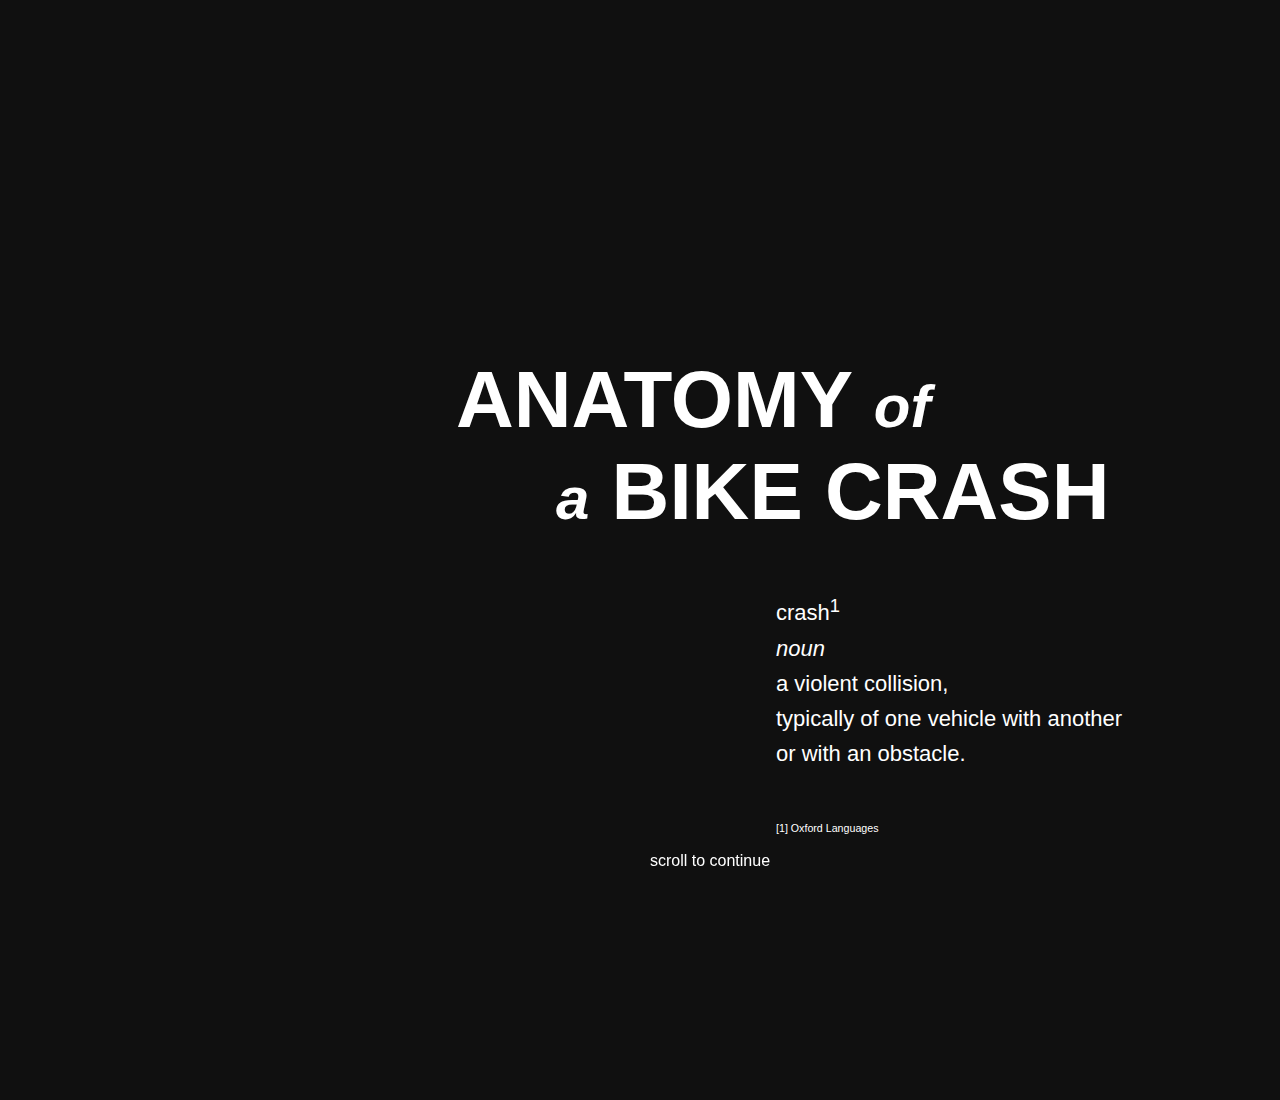
<file: index2.html>
<!DOCTYPE html>
<html>

<head>
  <meta charset="utf-8">
  <meta name="viewport" content="width=device-width, initial-scale=1.0">
  <link rel="stylesheet" href="style/main2.css"> <!-- Use the horizontal-scroll.css stylesheet -->
  <title>anatomy of a bike crash</title>

  
</head>


<body>
  <div class = 'container'>
    <div class="fixed-text">
      <p>scroll to continue</p>
      <div id="scroll-progress"></div>
    </div>

    <div class = 'titleslide'>
      <h1 >ANATOMY <i style = "font-size :60px">of</i> <br>
        <i style = "font-size :60px; margin-left: 100px;">a</i> BIKE CRASH
      </h1>
      <p style = "margin-left:25%; margin-right: 0%;">
      crash<sup>1</sup><br>
      <i>noun</i><br>
          a violent collision, <br>typically of one vehicle with another <br>or with an obstacle.<br><br>
      <span style = 'font-size:8pt'>[1] Oxford Languages</span>
      </p>
    </div>
    <div class = 'slide'>
      <h3>
        Where and how do bike crashes occur? 
      </h3>
      <p>According to the National Highway Traffic Safety Administration, most bike crashes occur: <br>
        [1] in urban areas <br>
        [2] on sections of roads away from intersections, where higher speeds might occur<br>
        [3] between 6 p.m. and 9 p.m. <br>
        While adults ages 55 to 69 have the highest rates of bicycle deaths, <br>
        adolescents, teens, and young adults have the highest rates of bicycle-related injuries. <br><br>
        The most common types of bike crashes involve: <br>
        [1] cyclists riding through intersections and into a motor vehicle's path <br>
        [2] motor vehicles failing to yield at intersections<br>
        [3] motorists turning or merging into a parallel moving cyclist's path


      </p>
    </div>
    <div class = 'slide'>
      <h3>
        Why is this important? 
      </h3>
      <p>Data from the CDC indicates that nearly 1,000 cyclists die and over 130,000 are injured <br>
        in crashes that occur on roads in the US every single year. <br><br>
        The cost of these tragedies is innumerable. <br>
        In monetary terms alone, bike injuries and deaths from crashes <br>
        result in losses of over $23 billion in the US each year. <br><br>
        What's more, these experiences exact an immense physical and emotional toll <br>
        on the person riding a bike, their friends, and their loved ones, <br>
        who sometimes have to deal with years of trauma or injury.      
      </p>
    </div>
    <div class = 'slide'>
      <p>let's zoom into Cambridge, Mass. </p>
    </div>
    <div class = 'slide'>
      <h2 >Cycling in this city used to be a lot more dangerous... <br><br>
           and it remains risky here and in many other cities. 
      </h2>
    </div>
    <div class = 'slide'>
      <p>In Cambridge, first responders are called to 160 crashes every year <br>
        involving a person on a bike being struck by a car, <br>
        according to data from the Cambridge Police Department. <br>
      What we have is likely an incomplete picture. <br><br>Many more crashes go <span class="colored-word">unreported</span>.        
      </p>
    </div>
    <div class = 'slide'>
      <h3 >How can we prevent bike crashes? </h3>
      <p>Research has shown that bicycle helmets, fluorescent clothing, <br>
        and active lighting on bikes can reduce injuries and fatalities to bicyclists.<br><br>
        Aside from these individual measures, the magnitude of bicycle-motorist collisions calls for infrastructural changes. 
      </p>
    </div>
    <div class = 'slide'>
      <h3 >How can we prevent bike crashes? </h3>
      <p>In 2019, Cambridge passed the <span class="blue-word">CYCLING SAFETY ORDINANCE</span>, <br>
        which laid out a plan to install a 25-mile network of protected bicycle lanes <br>
        across the city by 2026.<br><br>
        As of December 2023, according to the City of Cambridge’s Cycling Safety Ordinance webpage, <br>
        <span class="blue-word">12.64 miles</span> of bike lanes have been installed. <br><br>
        That is <span class="blue-word">56%</span> of the 22.6 miles of bike lanes that the Ordinance plans to install by 2026. 
      </p>
    </div>
    <div class = 'slide'>
      <h3>Scary Moments Project
      </h3>
      <p><span class="orange-word">Cambridge Bike Safety</span>, a local group advocating for the implementation <br>
        of more bike lanes in the city, initiated the <span class="orange-word">Scary Moments Project</span><br>
        in 2018 to illustrate the emotional and physical toll of these preventable crashes. <br>
        Residents and cyclists in the Cambridge area wrote in with their stories of close calls and crashes on bikes. <br>
        In total, 83 stories were submitted. 
      </p>
    </div>
    <div class = 'slide'>
      <p>In the 83 stories collected in the <span class="orange-word">Scary Moments Project</span>...<br>
        "bike lanes" were mentioned 69 times. <br><br>
        How do we measure the impact of bike lanes in light of these stories? 
      </p>
    </div>
    <div class = 'slide'>
      <p>In the 83 stories collected in the <span class="orange-word">Scary Moments Project</span>...<br>
        "car door" was mentioned 17 times. <br><br>
        This means that over 18% people who wrote in to the Scary Moments <br>
        project mentioned the phrase “car door.” <br><br>
        “Dooring” refers to the act of opening a motor vehicle door <br>
        into the path of another road user – oftentimes, that other road user is a cyclist. 
      </p>
    </div>
    <div class = 'slide'>
      <p>In the 83 stories collected in the <span class="orange-word">Scary Moments Project</span>...<br>
        Over half of people who wrote in to the Scary Moments project mentioned Massachusetts Ave. <br>
        This is one of the busiest streets in Cambridge, and one of the most dangerous for cyclists. <br><br>
        Other frequently mentioned locations include:<br>
        Cambridge Street (17%) <br>
        Harvard Square (15%)
      </p>
    </div>
    <div class = 'slide' style="padding-right: 10px;">
      <p><span class="large-word">Scroll ahead</span> to see and hear about the untold experiences <br>
        of people who ride in Cambridge and why it is so important <br>
        that the City rapidly move toward a city-wide network of protected bike lanes.   
      </p>
    </div>
    <div id="animation-container" style="padding: 50px;">
    </div>


      <!-- PLEASE NO CHANGES BELOW THIS LINE (UNTIL I SAY SO) -->
  <script language="javascript" type="text/javascript" src="libraries/p5.min.js"></script>
  <!-- <script language="javascript" type="text/javascript" src="bike.js"></script> -->
  <script language="javascript" type="text/javascript" src="Ball.js"></script>
  <!-- OK, YOU CAN MAKE CHANGES BELOW THIS LINE AGAIN -->
    </div>
  </div>
  
</body>


<!-- <body style="background-color: #101010 !important;">
  <div class="horiz-outer">  Use the horizontal scroll container class -->
    <!-- <main class="container"> Adjusted main class to container for horizontal layout -->
      <!-- Your content remains unchanged -->
      <!-- <br><br><br><br>
      <div class="imagecontainer">
        <img src='image/bike landing page.png' width="100%" alt="title">
      </div> -->

      <!-- <br><br> <br><br> <br><br> <br><br> <br><br> <br><br>
    </main>
  </div>
</body> --> 

</html>
</file>
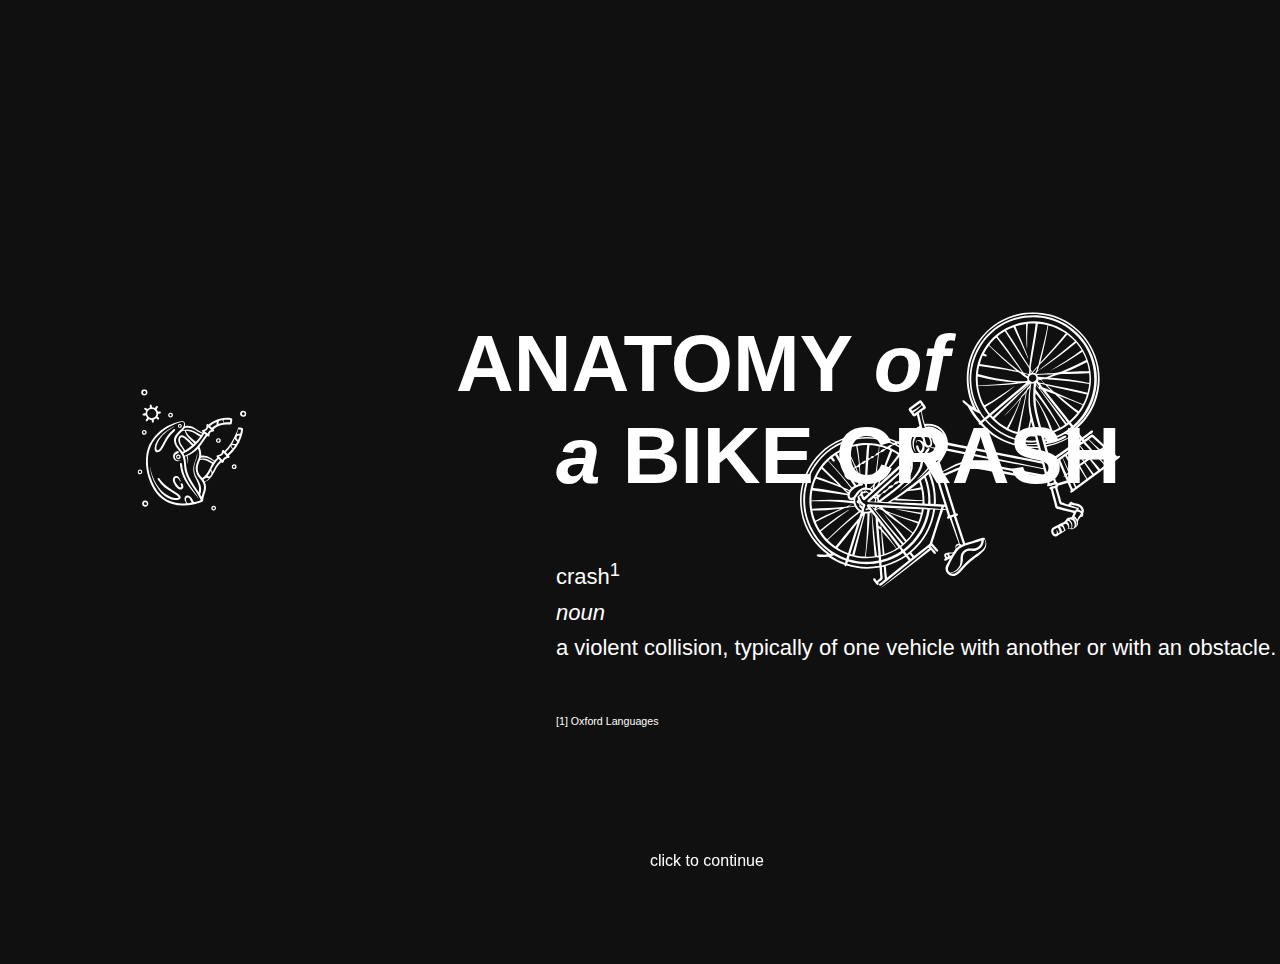
<file: landing.html>
<!DOCTYPE html>
<html>
<head>
  <meta charset="utf-8">
  <meta name="viewport" content="width=device-width, initial-scale=1.0">
  <link rel="stylesheet" href="style/main2.css">
  <title>Anatomy of a Bike Crash</title>
</head>
<body>
  <svg class="svg-floating-left" id="Layer_1" data-name="Layer 1" xmlns="http://www.w3.org/2000/svg" viewBox="0 0 127.01 141.62">
    <defs>
      <style>
        .cls-1 {
          fill: #fff;
          fill-rule: evenodd;
          stroke-width: 0px;
        }
      </style>
    </defs>
    <path class="cls-1" d="M7.45.03c2.17-.25,4.03,1.03,4.08,3.39.11,4.77-7.9,5.38-7.35-.24C4.35,1.41,5.6.24,7.45.03ZM8.62,5.28c2.12-.52.9-4.27-1.29-3.15-1.96.92-.66,3.63,1.29,3.15Z"/>
    <path class="cls-1" d="M15.97,17.89c.56.68.75,1.74.81,2.92,1.11.29,2.35.45,3.26.93,1.09-.52,1.23-2.34,2.57-2.34,2.18.01.55,3.12-.46,3.86.65.83,1.2,1.76,1.63,2.8,1.39-.08,3.16-.5,3.38.7.25,1.36-1.44,1.67-3.03,1.75-.16,1.19-.36,2.36-.94,3.15.65.2,3.46,3.31,1.05,3.61-1.13.15-1.65-1.04-2.45-1.52-.96.51-1.7,1.26-2.91,1.52.04,1.59.52,3.59-.82,3.74-1.44.17-1.44-1.81-1.75-3.27-.95-.37-2.22-.42-3.04-.93-1.06.64-1.32,2.51-2.8,2.45-2.18-.09-.25-3.17.71-3.85-.5-.94-1.19-1.7-1.52-2.8-1.71,0-3.72.48-3.85-.94-.14-1.46,1.82-1.41,3.39-1.63.36-.88.42-2.06.82-2.92-.47-1.24-2.55-1.16-2.34-2.8.24-1.92,3-.22,3.85.58,1.06-.46,1.83-1.21,2.92-1.63-.44-1.41-.73-4.19,1.52-3.39ZM11.18,28.04c-.06,3.62,3.53,6.6,7.35,5.25,5.68-2.01,3.86-11.39-2.8-10.38-2.93.44-4.51,2.29-4.55,5.14Z"/>
    <path class="cls-1" d="M122.86,24.89c2.58-.31,5.16,2.08,3.74,5.25-1.32,2.94-7.48,2.73-7-2.1.18-1.78,1.42-2.93,3.27-3.15ZM122.86,30.14c2.74.71,3.2-4.04-.12-3.15-1.71.5-.86,2.9.12,3.15Z"/>
    <path class="cls-1" d="M38.25,27.34c2.08-.24,3.35,1.28,3.04,3.27-.33,2.04-3.18,3.1-4.79,1.52-1.69-1.66-.51-4.51,1.75-4.79ZM38.49,31.43c1.61-.02,1.9-3.32-.46-2.57-1.71.54-.65,2.58.46,2.57Z"/>
    <path class="cls-1" d="M110.26,34c.43.99.19,2.45,0,3.73-.12.82-.32,2.68-1.05,3.04-1.35.66-4.51.05-6.42.23-6.23.58-10.65,2.6-14.12,5.49.19.68.95.64.71,1.75-.25,1.15-1.75.78-3.04,1.4-.79.38-1.79,1.3-2.1,2.22-.4,1.19.1,2.94-1.05,3.26-.9.26-1.41-.51-1.87-.58-3.29,3.98-5.72,8.82-9.1,12.72,1.25,2.76,2.27,5.75,1.98,10.03,7.38-.8,11.19,2.98,15.41,5.72,1.11-1.06,2.08-2.28,3.27-3.27-.05-.61-1.18-1.15-.7-2.1.4-.79,3.12-.99,3.97-1.52.73-.45,1.63-1.44,1.98-2.21.58-1.27.12-2.71,1.51-3.03.94-.22,1.58.75,1.98,1.05,5.96-5.66,10.19-13.58,13.89-21.94.79-1.78,1.52-3.04,1.75-5.25,1.68-.61,4.59.12,5.84,1.05.1,3.58-1.02,6.82-1.98,9.8-2.91,9.01-8.08,15.99-14.47,21.59-.03.62,1.01.92.69,1.98-.26.9-1.83.72-3.03,1.17-1.25.47-2.57,1.5-3.15,2.56-.61,1.14-.23,2.56-1.52,2.92-.95.27-1.35-.46-1.87-.81-8.05,6.07-8.88,19.35-19.25,23.11.9,2.26,1.51,4.68,1.28,7.82-.27,3.71-2.16,6.94-2.92,10.85-.27,1.38-.23,3.15-.71,3.85-.75,1.11-3.38,1.55-4.78,1.98-5.06,1.57-10.6,2.73-16.92,3.03-8.97.43-16.05-1.79-21.59-5.01-10.86-6.32-17.84-18.1-21.36-31.87-1.85-7.27-2.34-16.12-1.05-23.92,1.22-7.36,4.39-13.25,8.29-18.32,6.57-8.56,15.8-15.05,28.13-18.44,2.08-.58,5.54-1.56,7.12-.47,1.23.86,1.51,3.21,1.4,5.25,10.51-1.55,13.31,5.58,20.54,7.71.31-1.18-1.29-1.18-.93-2.45.21-.74,2-.81,2.91-1.28.75-.38,1.82-1.26,2.22-2.33.44-1.18-.14-2.35.58-3.85.77-.62,1.55.15,2.11.47,5-4.21,12.07-7.49,20.66-7.94,2.25-.12,5.06-.18,6.77.82ZM100.22,35.74c0,.83.9,1.74.81,3.04,2.1-.19,4.3-.29,6.65-.23.12-.93.36-1.74.35-2.81-2.27-.46-5.51-.23-7.82,0ZM98.48,36.09c-.66-.07-2.78.46-3.38,1.05-.78.74-.66,2.02-.71,3.15,2.03-.46,3.86-1.11,6.07-1.4-.31-1.17-.71-2.67-1.98-2.8ZM55.65,96.77c-1.07-3.55-1.18-7.39-1.52-11.08-.34-3.71-1.22-7.02-2.8-9.8-1.44-2.55-3.48-4.86-5.25-7.35-1.69-2.37-3.64-5.34-3.62-9.1.03-4.64,3.47-8.2,5.95-10.5,1.95-1.8,4.61-3.65,5.49-6.41.28-.89.56-3.25-.35-4.09-.46-.42-1.73-.37-2.45-.23-4.44.88-8.64,2.9-12.49,5.02-11.22,6.16-20.84,14.68-24.86,27.66-2.95,9.52-1.91,21.8.93,30.58,2.84,8.78,6.95,16.7,12.72,22.29,6.39,6.19,16.44,10.68,29.41,9.34-.84-1.87-2.91-4.2-1.75-7.12.6-1.51,2.48-2.4,4.66-1.87,1.62.39,2.79,2.05,3.62,3.27.63.93,1.78,3.97,2.68,4.2.93.24,3.04-.66,4.09-.93,1.58-.42,2.8-.71,3.62-1.4-4.77-11.1-14.11-19.18-18.09-32.45ZM92.17,38.08c-2.76,1.33-5.37,2.81-7.58,4.67.57.86,1.39,1.49,2.22,2.1,1.78-1.13,3.34-2.49,5.37-3.38-.24-1.23.42-2.75,0-3.38ZM78.29,48.81c1.31.83,2.19,2.08,3.61,2.8.6-2.09,1.9-3.48,3.85-4.2-.89-1.17-2.01-2.11-3.15-3.04-.56,2.36-2.03,3.82-4.32,4.44ZM57.98,44.96c-1.19.09-2.03.02-3.15.35-.5.64-1.65,1.83-1.52,2.33,8.87-2.7,15.02,2.94,20.89,5.6.41-.53.82-1.06,1.05-1.75-6.3-1.48-9.49-7.1-17.27-6.54ZM115.75,52.31c1.04-.51,2.44-.67,4.08-.58.37-1.41.69-2.89.94-4.43-1.05-.27-2.17-.48-3.27-.7-.36,2.12-1.13,3.85-1.75,5.71ZM68.13,61.3c1.71-2.02,3.48-3.98,4.9-6.3-5.32-2.54-9.05-6.67-16.8-6.77,2.27,6.04,7.57,9.08,11.9,13.07ZM50.16,50.57c-2.04,2.03-4.44,4.48-5.14,7.35-1.57,6.5,5.09,10.98,7.35,14.94.55-.23,1.14-.42,1.64-.71-1.96-4.01-6.29-7.21-6.54-12.95-.12-2.78,1.04-5.51,3.62-5.72,3.46-.29,6.08,2.73,7.94,4.44,2.32,2.13,4.05,4.31,6.42,6.07.23-.32.5-.6.82-.82-4.24-4.42-9.5-7.85-11.2-14.83-2.76-.27-3.64.96-4.9,2.22ZM77.93,51.73c-.07.01-.07.32-.11.35-.67.46-1.69,2.52-2.33,3.5-5.54,8.38-12.97,15.08-21.95,19.37.5.83.68,1.96,1.4,2.57,12.03-4.31,17.67-15.01,24.51-24.5-.45-.57-.9-1.37-1.52-1.29ZM117.26,59.2c.75-1.58,1.41-3.26,1.87-5.14-4.31-.83-4.39,3.87-1.87,5.14ZM58.45,60.72c-1.73-1.69-3.47-3.76-5.49-4.55-1.79-.7-3.09.07-3.38,1.51-1.11,5.55,4.23,9.61,5.84,13.66,2.98-1.61,5.56-3.62,8.05-5.72-1.29-1.56-3.2-3.12-5.01-4.9ZM110.49,63.52c1.58-.06,2.62.42,4.2.35.67-.69,1.09-1.64,1.52-2.57-1.11-1.06-2.04-2.31-2.92-3.62-.8,2.08-2.02,3.74-2.8,5.84ZM109.68,65.62c-.36,1.22.85,2.65,1.52,3.5.8-1.3,1.91-2.29,2.57-3.74-1.51.19-3.64-1.27-4.09.23ZM103.02,73.55c.72.64,1.21,1.52,2.1,1.98,1.79-1.98,3.87-3.68,5.49-5.83-.89-.9-1.42-2.16-2.11-3.27-1.5,2.7-3.63,4.77-5.48,7.11ZM77.47,115.57c.42-5.94-2.28-8.5-5.02-11.79-2.28-2.73-4.26-5.75-4.55-10.15-.27-3.97.86-6.92,1.87-9.57.79-2.1,1.9-4.26,2.1-7.12.22-3.15-.45-5.27-1.29-7.58-.11,0-.14-.09-.23-.11-3.36,3.49-7.45,6.24-12.13,8.4,1.1,2.41,1.06,7.2.23,9.92.08-3.77-.26-7.13-1.4-9.69-.63.15-1.25.31-1.87.47,1.34,4.04,1.21,8.6,1.75,12.72.55,4.16,1.84,7.98,3.38,11.2,3.18,6.58,7.47,12.12,11.21,17.86,2.08-10.98-5.9-15.7-6.42-25.09-.52-9.42,4.45-13.25,4.31-21.59,1.31,5.26-1.8,9.56-2.8,13.89-1.03,4.44-.72,9.03,1.05,12.84,2.68,5.74,7.76,10.71,6.3,19.6-.13.83-.89,2.11-.82,3.04.08.98,1.2,1.75,1.63,2.69.61-3.73,2.42-6.19,2.69-9.92ZM94.86,78.22c1.35,1.37,2.55,2.89,3.97,4.2,1.01-2.14,2.74-3.57,5.02-4.44-1.02-1.32-2.14-2.53-3.38-3.61-.95,2.2-2.42,3.88-5.61,3.85ZM73.73,79.86c-.14.51-.31,1.01-.47,1.51,6.03-1.86,10.8,1.64,14.59,3.85.64-.22.84-.88,1.17-1.4-4.2-2.09-8.48-5.25-15.29-3.97ZM94.51,81.37c-2.47,1.99-5,5.8-6.77,9.1-.51.95-1.67,2.9-1.64,3.62.06.98,1.36,1.59,1.17,2.57,2.72-4.72,4.83-10.03,8.87-13.43-.45-.72-1-1.33-1.63-1.87ZM72.8,82.54c-1.01,2.88-2.37,5.75-2.57,9.34-.29,5.21,2.55,8.99,5.26,11.56,5.71-3.62,8.3-10.36,11.43-16.58-3.77-2.03-8.17-6.19-14.12-4.31ZM81.67,101.09c4.01,1.61,5.64-3.37,3.85-6.18-1.15,2.19-2.49,4.2-3.85,6.18ZM79.8,103.08c-.85.86-1.87,1.56-2.92,2.22.35.82,1.04,1.3,1.28,2.22,2.19-.8,3.95-2.04,5.14-3.85-1.45.09-2.24-.48-3.5-.59ZM59.15,126.3c-4.22-1.04-2.48,5.84-.82,6.65,1.61-.3,3.37-.44,4.91-.82-1-1.53-2.18-5.37-4.08-5.83Z"/>
    <path class="cls-1" d="M49.23,40.53c1.21-.1,2.33.68,2.33,2.22.02,2.94-4.22,2.9-4.43.23-.1-1.19.31-2.3,2.1-2.45ZM48.17,42.98c.4,2.24,3.33-.24,1.75-1.17-.07-.04-.55-.29-1.17,0-.54.26-.68.64-.58,1.17Z"/>
    <path class="cls-1" d="M42.57,43.45c.1-.02.11.04.12.12-7.57,4.31-14.71,9.53-18.91,18.09-.57,1.18-1.25,2.6-1.63,4.55-.34,1.72-.47,4.61.82,4.91,1.21.27,2.71-1.54,3.38-2.45,2.49-3.38,4.01-7.31,6.18-10.97,1.97-3.31,4.6-6.71,7.7-9.45.96-.84,2.45-2.79,3.5-1.52.88,1.06-1.12,2.57-1.64,3.03-2.24,2.04-5.35,5.6-7,8.17-2.77,4.32-4.51,9.55-7.35,12.84-1.12,1.31-3.36,3.3-5.6,2.57-3.46-1.13-2.12-7.29-.94-10.15,1.45-3.5,3.45-5.98,5.37-8.17,4.57-5.2,9.89-8.9,15.99-11.55Z"/>
    <path class="cls-1" d="M7.56,47.53c1.06-.13,1.86.21,2.33.7,2.28,2.33-1.33,6.78-4.08,4.08-1.69-1.65-.51-4.51,1.75-4.78ZM7.79,51.61c1.6-.02,1.9-3.32-.47-2.56-1.71.55-.65,2.58.47,2.56Z"/>
    <path class="cls-1" d="M94.04,56.99c2.23-.27,3.33,1.41,3.04,3.26-.5,3.22-5.45,2.75-5.6-.35-.08-1.77.99-2.73,2.57-2.92ZM94.27,61.06c1.6-.02,1.9-3.32-.47-2.56-1.71.55-.65,2.58.47,2.56Z"/>
    <path class="cls-1" d="M50.63,82.54c-.61.96-2.25,1.51-4.21,1.29-5.08-.57-6.87-7.7-2.57-10.51.63-.41,4.17-2.02,4.32,0,.11,1.33-3.25,1.9-3.97,2.92-2.61,3.72,2.25,8.67,6.42,6.3Z"/>
    <path class="cls-1" d="M47.13,76.01c3.65-.59,4.24,4.56,1.28,5.37-3.53.97-5.08-4.75-1.28-5.37ZM48.76,78.57c-.12-2.15-3.86-.98-2.22,1.17,1.19.6,2.28-.07,2.22-1.17Z"/>
    <path class="cls-1" d="M71.63,128.29c-7.69-10.89-19.49-20.74-21.82-37.93-.22-1.63-.9-4.34.58-4.55,1.84-.26,1.85,5.06,2.22,6.77,1.36,6.36,3.91,11.7,6.77,16.69,4.08,7.11,8.98,11.97,12.25,19.02Z"/>
    <path class="cls-1" d="M112.48,87.56c2.08-.25,3.35,1.28,3.04,3.26-.32,2.05-3.17,3.1-4.78,1.52-1.69-1.66-.52-4.51,1.75-4.78ZM112.71,91.64c1.6-.02,1.9-3.32-.47-2.57-1.71.54-.65,2.58.47,2.57Z"/>
    <path class="cls-1" d="M14.57,90.71c2.89,14.22,8.96,26.06,19.84,32.68,3.52,2.13,8.1,4.44,13.41,3.03-.2-1.43-1.59-2.37-2.68-3.15-5.83-4.16-12.61-7.15-17.39-12.61-.85-.97-1.83-2.1-2.68-3.26-.73-.98-2.27-2.33-1.4-3.85,1.96-.74,2.56,1.59,3.27,2.57,4.45,6.15,10.72,9.64,17.5,13.89,2.03,1.26,6.23,3.53,5.84,6.65-.3,2.36-3.79,2.86-6.89,2.57-2.8-.26-5.51-1.36-7.35-2.22-4.14-1.93-7.8-5.37-10.39-8.75-5.7-7.45-9.72-15.88-11.2-27.19-.01-.17-.02-.33.12-.35Z"/>
    <path class="cls-1" d="M2.08,93.74c4.49-1.02,4.33,5.75.46,5.48-3.09-.21-3.51-4.79-.46-5.48ZM4.06,96.66c.15-1.09-.41-1.8-1.64-1.52-3.09.7,1.2,4.52,1.64,1.52Z"/>
    <path class="cls-1" d="M50.51,108.22c-1.67-.94-2.28-4.47-4.44-4.9-1.22-.24-2.11.14-2.45.94-.9,2.14,1.19,5.21,2.11,6.65,1.21,1.91,2.57,3.95,5.01,3.5,1.33-1.13-1.9-4.34.47-4.67,1.78-.24,2.32,3.06,2.22,4.2-.19,2.12-2.52,3.77-5.25,2.68-2.94-1.17-6.58-7.02-7-10.38-.46-3.62,2.58-6.29,5.6-4.67,2.03,1.09,2.99,4.09,3.74,6.65Z"/>
    <path class="cls-1" d="M8.5,129.81c5.21-.58,5.33,7.66,0,7.23-4.13-.33-4.36-6.75,0-7.23ZM9.66,135.05c2.12-.52.9-4.27-1.28-3.15-1.97.92-.67,3.63,1.28,3.15Z"/>
    <path class="cls-1" d="M88.56,135.99c1.05-.13,1.86.21,2.33.7,2.19,2.24-1.1,6.69-3.97,4.2-1.81-1.57-.71-4.62,1.64-4.9ZM88.79,140.07c1.61-.02,1.88-3.33-.47-2.57-1.69.55-.67,2.58.47,2.57Z"/>
  </svg>
  <?xml version="1.0" encoding="UTF-8"?>

  <svg class="svg-floating-right" id="Layer_2" data-name="Layer 2" xmlns="http://www.w3.org/2000/svg" viewBox="0 0 412.35 355.28">
    <defs>
      <style>
        .cls-1 {
          fill: #fff;
          fill-rule: evenodd;
          stroke-width: 0px;
        }
      </style>
    </defs>
    <path class="cls-1" d="M192.95,317.46c-1.74.22-5.91,4.72-7.04,2.26-.65-1.43.71-1.94,1.7-2.77-1.69-1.15-2.37-3.54-1.54-4.94.92-1.57,3.4-1.97,5.63-2.25,1.84-.23,4.4.33,5.7-.24,1.81-.78,1.73-3.62,3.47-4.47-1.56-3.64-.16-6.4,3.86-6.95-4.1-10.56-7.83-21.89-11.93-32.46-2.82,1.75-4.97-1.59-2.03-2.74-1.02-2.71-1.49-5.16-2.54-7.88-1.22-.13-2.53-.07-3.79-.1-2.58,7.03-4.91,14.21-7.19,21.37-2.3,7.19-4.51,14.4-6.82,21.57,2.06,2.53,4.55,4.92,6.76,7.83.74.97,1.51,2.26.22,2.9-1.78.87-3.68-2.42-4.66-3.56-.71-.81-1.43-1.68-2.08-2.41-.62-.7-1.28-1.94-2.12-1.61-.66.97.81,1.71,1.47,2.46.66.75,1.4,1.64,2.08,2.42.92,1.05,4.27,4.23,2.48,5.39-2.28,1.48-4.46-4.01-5.98-4.66-21.48,16.14-41.83,32.83-63.91,48.68.71-1.54,2.27-2.34,3.52-3.4,13.73-11.67,29.13-23.14,43.24-35.17,4.04-3.46,8.77-7.42,13.63-11.25.39-.31,1.93-1,1.11-1.78-.77-.73-3.6,2.08-4.14,2.51-18.81,14.96-36.99,29.5-55.78,44.63-.88.71-3.42,2.75-4.28,1.16-.96-1.75,1.92-3.08,3.14-4.04,1.56-1.25,2.91-2.53,4.13-3.45-.35-5.48-1-11.11-1.32-16.57-.73.06-1.55.31-2.33.48-.16,3.33.37,7.34.71,11.17.11,1.25.42,2.81.17,3.69-.67,2.43-3.76,3.22-5.57,5.2.43,1.26.85,2.3-.11,2.85-1.6.92-2.81-1.38-4.23-3.23-.97-1.26-3.56-3.81-1.82-4.85,2.17-1.3,2.9,2.12,4.19,3.1,1.64-1.18,2.9-2.55,4.5-3.74-.16-4.38-.66-8.94-1-13.4-15.71,2.47-29.7,1.41-42.19-2.7-.45.4-1.13,1.19-1.99,1-.73-.29-1-.97-1.14-1.95-7.45-2.53-14.29-6.29-20.94-10.47-2.6.33-5.57.51-8.32.36-2.26-.12-5.91.32-6.52-2.6,1.87-1.51,4.48-.57,6.72-.43,2.36.14,4.71.2,7.24-.3-14.67-10.45-29.97-30.14-34.11-55.64-3.69-22.67,1.5-41.98,11.38-58.29,9.83-16.25,25.85-31.43,51.39-38.28,24.23-6.49,43.16-1.68,60.68,6.5,1.61-.13,2.57.12,3.97-.74,1.17-.71,2.81-3.36,4.46-3.87,1.13-.36,3.4.44,4.71-.37.95-.59.65-2.52,1.88-3.15.85-.44,2.13.15,3.04-.26.75-.34,1.58-2.4,2.16-3.24,2.28-3.33,4.99-5.87,9.09-8.12-1.07-4.71-2.32-9.51-3.31-14.18-1.75.53-1.84,1.87-3.53,2-1.64.13-3.21-2.88-4.06-4.07-.91-1.27-3.18-3.76-3.09-5.35.09-1.53,5.66-4.99,7-5.99,1.45-1.09,2.49-1.89,3.86-2.89.98-.72,3.16-2.55,4.08-2.66,1.51-.16,3.18,2.86,4.11,4.22.93,1.34,3.33,3.64,3.14,5.48-.2,1.88-3.62,2.67-5.11,4.26.28,5.1,1.93,10.87,3.71,16.69,14.51-2.36,28.78,6.79,29.94,23.94,9.9,2.49,20.06,4.02,30.07,6.08,29.9,6.14,60.22,11.9,90.37,17.87-1.14-5.52-3.03-11.41-4.27-16.98-29.89.54-54.76-9.18-74.22-29.98-1.72.27-2.85-.98-2.36-2.78-3.39-4.25-7.67-9.58-10.94-14.99-1.13-1.88-1.97-4.14-3.23-5.77-.96-1.25-2.39-2.02-4-3.47-.49-.44-4.16-2.95-2.43-4.32,1.31-1.03,2.8.77,3.66,1.55,3.11,2.84,6.26,5.07,9.51,7.2-8.29-18.57-9.29-35.95-6.96-50.74,2.31-14.67,8.66-28.16,17.59-39.33,8.87-11.1,21.79-22.02,40.63-28.18,18.35-6,34.2-4.88,48.51-1.19,14.23,3.67,26.39,10.97,37.54,21.49,10.89,10.26,20.64,25.89,24.34,44.93,3.35,17.22,1.3,32.71-3.69,46.11-5.07,13.64-13.36,25.27-25.1,35.66,2.68,3.26,5.21,6.78,7.94,9.93,2.21-1.57,4.48-3.15,6.92-4.88,1.4-.99,5.7-5.07,6.89-3.15,1.34,2.17-3.69,4.39-5.42,5.62-1.06.75-1.84,1.48-3.34,2.55-1.1.79-3.2,1.85-3.01,2.6.29,1.14,1.52.02,2.56-.72,1.07-.76,1.62-1.1,2.65-1.85,1.63-1.16,3.55-3.43,5.29-3.69,1.37-.21,3.48,2.22,4.52,3.14,4.36,3.81,8.31,7.57,12.44,11.2,2.13-1.9,4.1.71,2.45,2.12,4.42,3.97,8.84,7.94,13.29,11.85,1.06-.9,2.73-1.43,3.32-.36.75,1.4-1.87,3.16-2.63,3.72-19.04,13.86-37.92,27.58-56.83,41.56-1.03.76-3.4,2.64-4.28,1.16-.8-1.35.64-1.78.53-2.53-1.35-3.11-2.73-6.14-4.01-9.41-3.75.63-7.99,2.23-11.98,3.34-.1,1.07-.75,1.88-1.42,2.67,1.36,4.59,2.73,9.3,4.06,14.08.37,1.33.59,3.58,1.26,4.56.6.9,3.36,1.32,4.31,1.65,1.6.55,2.81,1.13,4.26,1.5,1.13-.71,1.47-2.9,3.19-3.44,1.3-.41,2.3.77,3.38,1.18,2.52.96,5.32.85,7.63,1.75,4.29,1.67,8.05,7.29,5.11,12.15.93,2.33-.58,4.52-3.18,4.37-1.11,1.76-2.97,3.42-3.41,6.02-.2,1.24.21,2.42-.05,3.46-.75,2.94-4.48,6.48-8.87,6.49-1.56,0-2.98-1.32-4.55-.47.27-.85.98-1.11.97-2.21-.03-2.19-1.83-4.33-3.45-4.59-1.25.43-2.19,1.02-3.21,1.57,1.24,1.43,2.19,4.17,2.67,6.43.54.31,1.12-.77,1.73-.44-2.73,2.61-6.31,4.4-9.9,6.68-1.18.75-2.22,1.77-3.35,2.09-5.45,1.52-8.39-7.1-5.32-10.52,1.7-1.89,4.95-2.91,7.58-4.32,1.31-.71,2.76-1.36,4.14-2.05,1.33-.67,2.94-1.19,4.01-2,1.63-1.23,2.49-3.79,5-5,1.58-.76,2.78-.84,4.29-.69,1.09-1.76,1.67-3.76,2.61-5.59-5.8-1.69-11.18-2.87-17.48-4.47-2.07-.52-4.86-.94-5.67-2.42-.79-1.42-.94-3.73-1.5-5.74-1.12-3.98-2.14-7.56-3.19-11.56-.52-1.97-.74-4.34-1.5-5.73-.46-.84-1.67-.83-1.8-2.04-.15-1.37,2.24-1.96,4.14-2.51,1.71-.51,4.25-.48,3.81-2.09-2.38-.69-9.67,3.89-10.88,1.54-.53-1.03.28-1.43.64-2.25-.6-1.42-.63-2.56-1.21-3.96-21.71-3.03-42.17-6.98-63.34-11.06-10.03-1.93-20.83-4.09-31.73-5.51-5.79-.74-10.8-.24-18.4,2.42-6.19,2.17-12.37,5.28-18.48,8.07,4.73,15.87,9.95,31.8,14.93,48,2.9-.99,4.26,2.62.36,3.32,3.58,11.56,7.89,23.47,11.59,35.08,5.26-1.32,12.68-3.96,19.28-6.15,2.51-.83,6.74-2.52,6.28.97,6.57,12.67-6.76,19.38-15.6,26.46-4.31,3.44-7.94,6.72-11.17,10.24-3.11,3.39-6.61,8.5-11.77,10.3-5.5,1.91-12.27-2.59-12.28-8.91,0-5.08,4.26-8.94,5.44-13.28ZM199.9,336.33c3.43-1.62,6.37-5.59,8.86-8.36,5.4-6.01,11.54-11.12,18.82-16.15,6.18-4.27,13.01-8.33,11.21-16.04-.19-.86-.44-2.25-1.38-2.66-.94.36-.53,1.32-.59,1.92-.55,5.33-3.37,10.46-10.78,12.3-3.42.85-6.95-.5-10.13.51-2.64.84-5.16,3.48-5.74,6.03-.53,2.34-.07,4.5-.36,6.69-.95,7.21-5.87,13.7-15.37,15.75,1.14.94,3.23,1.06,5.47,0ZM206.15,325.43c1.26-3.84.09-8.56,1.24-12.77.91-3.31,3.91-6.78,8.25-7.84,3.32-.81,6.77.36,10-.47,5.72-1.45,7.89-5.4,8.13-9.98-10.85,4.46-25.02,5.56-31.19,13.37-4.09,5.18-7,11.23-9.89,17.15-1.76,3.6-3.87,7.86.75,10.83,6.28-.84,11.31-6.03,12.71-10.3ZM347.1,267.63c3.52,1.85,5.2,8.34,2.76,11.24,7.54-.44,3.52-13.97-2.76-11.24ZM327.31,280.06c-2,1.3,0,6.81,2.49,5.87,1.95-.74,1.06-3.49.32-5.42,1.28.43,2.32,2.47,2.56,4.28.84-.25,1.57-.55,2-1-.11-2.31-1.5-4.03-2.3-6.24-2.06,1.14-3.33,1.4-5.07,2.52ZM349.08,278.83c.9-1.11,1.16-4,0-6.4-1.21-2.46-3.9-4.84-4.79-2.1,2.48,1.22,3.47,6.15,2.18,8.16.95-.03,1.55.64,2.62.35ZM337.71,282.58c.77-.48,1.69-.88,2.7-1.24-1.11-2.96-2.03-6.33-5.1-5.28.08,1.95,1.98,4.4,2.4,6.52ZM352.78,265.52c3.06,2.15,4.07,8.19,2.91,10.72,2.31-2.59.82-9.63-2.91-10.72ZM362.03,259.23c-1.44-1.5-3.21-2.33-5.35-2.38-1.11,2.06-2.14,4.15-2.79,6.43,1.45.84,2.48,2.53,3.68,3.89.5-3.13,3.47-5.06,4.46-7.94ZM363.36,261.74c-.18.45-.76.72-.83,1.22.53-.21,1.3-.91.83-1.22ZM349.21,247.84c-.05.44-.57.65-.55,1.13,3.79.89,6.98,3.01,11.1,3.22-.37.64-1.16,1.06-1.24,1.83,1.6.53,2.85,1.78,4.32,2.58-.25-8.17-8.9-6.67-13.64-8.76ZM190.78,315.23c0-1.09-.98-1.85-1.34-2.98-2.46.44-.6,4.19,1.34,2.98ZM140.06,320c-1.17-1.73-2.4-3.33-3.68-4.83-7.25,4.75-16.36,9.4-25.88,12.01.61,4.96.75,10.3,1.73,15.04,9.19-7.44,18.47-14.85,27.83-22.22ZM196.67,310.55c-1.7.54-3,.28-4.72.84.51.7.92,1.61,1.24,2.7,2.54-.44,3.43-2.27,3.48-3.54ZM354.34,255.93c.84-.87,1.53-1.82,2.55-2.59-5.34-1.55-10.89-2.94-16.5-4.34-1.78-.44-4.42-.67-5.43-1.73-.92-.96-1.4-3.29-1.82-4.84-1.5-5.49-2.96-10.67-4.49-15.8-.96.4-2.24.66-2.8.96,2.06,7.56,4.15,15.12,6.06,22.61,7.35,2.15,14.86,4,22.44,5.73ZM201.8,304.11c.89-1.2,2.43-2.07,3.81-3.03-1.73-2.31-5.82,1.2-3.81,3.03ZM209.93,298.66c-3.83-11.61-7.75-23.25-11.68-34.9-.59.05-2.27.47-3.08,1.06,3.54,11.18,7.49,22.58,10.77,33.65,1.18.45,1.87,1.89,3.85.71.15-.12.22-.28.13-.51ZM144.84,316.17c-1.04-1.82-2.36-3.09-3.58-4.55-.98.49-1.57,1.17-2.37,1.75,1.26,1.46,2.24,3.5,3.74,4.5.73-.57,1.41-1.17,2.22-1.71ZM147.4,314.04c.15.01.4-.24.51-.33,5.55-4.71,13.48-10.64,19.12-15.32,4.68-14.54,9.59-28.96,13.91-43.69-2.34.1-4.49-.18-6.79-.17-3.37,21.77-13.35,40.31-30.72,55.25,1.16.83,2.35,4.18,3.97,4.26ZM135.05,313.59c-.69-1.31-1.57-2.17-2.37-3.25-7.41,5.16-16.89,9.58-27.79,12.36.1,1.22.21,2.43.31,3.64,10.99-2.24,21.7-7.33,29.85-12.75ZM102.13,326.93c.23-1.08-.17-2.48-.17-3.69-15.12,2.93-28.03,1.35-40.08-2.02-.52.95-.9,1.96-.95,3.14,12.35,3.69,25.64,5.46,41.2,2.57ZM171.62,254.46c-1.41-.06-2.81-.13-4.26-.1-3.39,21.65-13.7,39.91-32.17,54.18.83,1.06,1.45,2.59,2.6,3.02,19.63-14.95,30.57-34.14,33.83-57.1ZM130.55,307.79c-.75-1.38-1.69-2.42-2.6-3.48-6.38,4.34-14.73,8.23-23.69,10.63.15,1.48.2,2.89.42,4.39,9.13-1.94,18.58-6.62,25.88-11.55ZM101.5,320.12c.4-1.28-.22-3.06-.14-4.48-14.08,2.72-26.2,1.42-37.36-1.86-.27,1.61-1.13,2.93-1.22,4.64,11.57,3.29,24.05,4.73,38.71,1.7ZM133.81,305.42c16.5-13.13,27.58-31.17,30.37-51.22-1.57.04-3.03-.15-4.58-.15-3.26,19.31-12.44,35.72-29.14,48.45,1.14,1.03,2,3.98,3.35,2.91ZM123.94,304.44c-5.9-7.6-11.93-14.96-18.33-21.51,1.06,9.55,2.25,19.17,3.3,28.71,5.98-2.05,10.91-4.1,15.03-7.19ZM106.38,312.5c.17-.12.23-.28.14-.51-.43-7.03-1.11-15.45-1.66-23.03-.17-2.37.22-5.82-.63-7.75-.57-1.28-2.19-2.1-2.98-3.2,1.09,11.74,1.72,23.26,2.99,35.07.85-.29,1.78-.64,2.14-.58ZM354.34,225.92c-2.44-6.04-5.09-11.64-7.51-17.74-.87.21-2.06,1.22-2.97,1.8,1.88,4.47,3.89,9.22,5.78,13.64.62,1.46,1.12,3.05,2.19,4.1.84-.6,1.66-1.2,2.51-1.8ZM100.12,301.06c-.88-10.02-1.75-20.19-2.47-30.4-.15-2.04.03-4.67-.57-6.21-.88-2.23-3.17-3.8-4.4-5.53,2.29,18.41,3.65,36.37,6.58,55.09.79.02.9-.05,1.77-.29.01-3.78-.52-8.27-.91-12.66ZM96.17,314.61c.15-.08.08-.28,0-.47-.54-9.47-1.77-18.87-2.37-28.25-.59-9.36-.92-18.64-1.61-27.89-.67.36-1.43.7-2.32.96-.66,19.29-2.93,37.8-5.19,56.31,3.76-.06,7.49-.1,11.49-.66ZM126.82,302.82c-7.34-9.57-14.65-19.2-22.14-28.49-.47,4.79,3.04,7.09,5.57,10.28,4.78,6,8.92,11.72,13.11,18.15.3.46.69,1.36,1.41,1.39.76-.41,1.32-.91,2.05-1.33ZM369.06,215.08c-3.37-5.09-6.45-10.75-10-15.47-1.51,1.28-3.43,2.36-5.01,3.6,2.25,4.6,5.19,9.05,6.86,14.05-2.98-3.89-5.52-8.69-8.25-13.11-1.63,1.03-3.27,2.05-4.69,3.17,2.25,4.95,4.92,10.58,7.15,15.36.25.56.36,1.72,1.23,1.77,4.22-3.13,8.56-6.21,12.72-9.37ZM131.28,299.42c-11.52-14.37-23.61-29.32-35.03-43.75-1.55-1.96-3.07-5.21-5.75-4.9,12.83,16.9,25.78,33.56,38.79,50.12.52-.1,1.47-.98,2-1.47ZM83.51,315.04c.83-3.79,1.27-9.21,1.65-13.85,1.11-13.66,1.4-27.94,1.77-41.7-.99.05-1.9-.09-2.95.07-4.78,17.78-9.32,35.69-13.77,53.64,4.23,1.02,8.59,1.8,13.29,1.84ZM133.32,297.63c.56-.23,1.74-1.17,1.99-1.93-9.48-12.74-19.63-25.37-28.9-37.74,10.65,11.21,20.95,23.13,30.79,35.99,2.99-2.73,5.5-5.69,7.4-8.95-10.74-8.16-23.19-17.07-33.98-25.67-1.63-1.29-3.17-2.99-4.8-3.97-.75-.45-3.97-1.77-4.79-1.64-1.37.21-2.42,1.52-3.63,1.71,11.91,14.21,23.88,28.27,35.91,42.2ZM58.02,323.18c.2-1.06.77-1.95.81-3.09-5.22-1.78-10.07-4.32-14.88-6.93-1.28.39-2.68,1.06-3.82,1.16,5.52,3.85,11.46,6.85,17.89,8.86ZM370.08,214.42c2.12-1.59,4.24-3.2,6.49-4.73-3.36-5.09-6.72-10.21-10.18-15.1-1.84,1.24-3.59,2.51-5.44,3.74,3.02,5.41,6.01,10.87,9.13,16.09ZM384.06,204.15c-3.69-4.61-7.15-9.67-10.84-14.25-1.83,1.23-3.58,2.51-5.43,3.74,3.1,4.35,6.36,8.73,9.42,12.87.39.52.81,1.45,1.6,1.48,1.75-1.27,3.51-2.55,5.25-3.83ZM61.15,312.72c-16.73-6.59-31.23-16.79-41.05-36.22-10.87-21.5-9.33-43.02-3.53-58.95,5.96-16.36,17.4-31.54,36.41-40.95,20.98-10.38,41.07-9.08,56.23-4.16,1.03.33,2.56,1.09,3.28.91,1.02-.26,1.78-1.41,2.98-1.81,1.5-.5,2.71-.15,4.33-1.02-1.85-1.44-4.26-2.1-6.48-2.93-15.67-5.8-35.83-7.57-57.16,1.04-11.44,4.62-20.79,11.53-27.82,19.09-13.81,14.87-21.83,33.46-21.79,54.84.01,11.81,2.61,22.98,7.51,33.67,10.17,22.23,26.98,33.94,45.38,41.14l.28-.1c.63-1.44,1.09-2.96,1.41-4.55ZM67.41,311.83c.38-.51.5-1.97.81-3.1,4.35-15.66,9.49-32.09,13.49-47.14-2.48,2.45-3.15,5.57-4.17,8.78-4.36,13.72-8.51,27.74-12.71,41.24,1.17.45,1.95,1.07,2.57.22ZM343.65,217.1c-.77-1.76-1.54-3.51-2.3-5.31-.56-.26-1.29,1.06-1.86.49-.18-.9,1.26-1.01,1.24-1.84-2.37-5.42-4.19-9.99-6.59-15.55-.72-1.66-2.14-3.67-2.06-5.08.05-.9,1.69-1.99,2.92-2.88,7.3-5.23,14.11-10.04,21.46-15.34.94-.67,3.41-2.15,3.05-2.92-.42-.95-1.63.32-1.86.49-9.29,6.36-17.01,12.02-26,18.46-.93.66-3.33,2.57-4.02.6-.65-1.84,4.86-4.8,6.53-5.99,8.49-6.09,14.98-10.61,23.08-16.53-1.74-2.39-3.5-4.72-5.25-7.1-8.22,6.5-21.8,11.9-34.26,14.89,4.01,14.88,8.21,29.84,12.23,44.72.94.5,1.97,1.09,2.21,2.36,3.9-1.32,7.57-2.16,11.47-3.47ZM393.06,197.62c-4.2-4.16-8.39-8.39-12.5-12.74-2.09,1.15-3.65,2.56-5.58,3.79,3.14,4.18,7.07,8.09,10.21,11.96.4.5.7,1.58,1.6,1.49,2.15-1.47,4.1-3.05,6.27-4.5ZM145.39,284.1c2.58-3.74,4.83-7.64,6.38-11.88-12.67-4.48-25.46-8.67-37.84-13.73,10.38,8.76,20.97,17.07,31.46,25.6ZM393.94,197.01c1.57-1.41,3.62-2.58,5.2-3.98-3.99-4.45-8.17-8.53-12.22-12.83-1.55,1.1-3.13,2.19-4.64,3.31,3.81,4.64,7.75,9.06,11.66,13.5ZM73.91,271.62c-8.36,10.76-16.85,21.47-25.56,32.06,4.18,3.02,8.75,5.27,13.63,6.88,3.84-12.96,8.44-26.19,11.93-38.94ZM327.07,218.88c-5.69-21.5-12.33-44.06-18.13-65.96-3-11.35-6.36-22.05-7.68-32.37-1.31-10.23-.76-19.57.02-28.6-1.11.13-2.19.2-3.13-.02-1.51,9.03-2.58,18.3-1.42,28.62,1.18,10.47,4.55,21.31,7.6,33.03,5.76,22.13,11.84,45.5,17.49,67.28,1.75-.5,3.45-.88,5.27-1.49.16-.08.07-.28,0-.47ZM401.51,191.28c1.77-1.03,3.08-2.3,4.78-3.36-4.35-4.28-8.77-8.39-13.47-11.94-1.43,1.05-3.08,1.98-4.22,3.17,4.32,4,8.56,8.18,12.92,12.13ZM197.95,260.11c-6.68-21.26-13.26-42.46-20.03-63.76-.87,1.55-3.54,2.62-3.51,4.34.02,1.94,1.7,5.13,2.45,7.59,5.44,17.81,11.46,36.81,16.76,53.78l4.33-1.49c.16-.08.08-.27,0-.46ZM345.98,206.61c-2.26-5.77-5.2-12.2-7.69-18.3-1.09.63-1.99,1.35-2.89,2.08,2.73,6.04,5.09,12.85,8.12,18.15.82-.64,1.71-1.26,2.46-1.94ZM215.51,197.51c4.33-.25,8.71.7,13.14,1.42,30.15,4.89,59.74,10.83,88.72,17.19.12.21.19-.08.05-.33.03-.68-.43-1.61-.68-2.42-30.26-6.17-61.95-12.28-92.7-18.32-4.63-.91-9.31-1.33-14.62.18-8.26,2.34-15.9,6.44-22.49,9.6-.92.44-2.25.62-2.7,1.71l.62,1.82c9.93-3.59,20.32-10.24,30.66-10.84ZM119.83,166.46c-15.54-7.39-35.32-10.48-57.06-4.15-24.65,7.18-39.61,22.42-49.23,38.63-9.49,16-14.18,35.38-9.71,58.18,2.27,11.55,8.13,24.22,14.46,32.54,4.81,6.32,10,11.7,15.71,16.17,1.72,1.34,4.46,4.34,6.62,3.36-3.55-2.85-7.76-5.89-11.3-9.25-10.09-9.54-20-25.35-23.53-43.01-4.42-22.15.13-40.9,9.48-57.01,8.8-15.16,23.86-31.04,47.84-37.69,22.3-6.18,40.14-3.16,55.93,3.6.95.4,2.3,1.28,3.36.25-.11-.91-1.75-1.22-2.58-1.62ZM347.38,205.65c1.24-1.17,2.93-2.13,4.18-3.31-3.28-5.44-6.49-11.01-9.74-16.5-1.18.62-2.12,1.36-3.02,2.13,2.99,5.63,5.51,12.22,8.58,17.68ZM358.05,197.61c-3.29-5.47-6.58-10.96-9.96-16.27-1.55.91-2.95,1.89-4.14,2.99,3.08,5.53,6.04,11.28,9.09,16.88l.28-.1c1.48-1.22,3.11-2.36,4.73-3.51ZM115.99,258.1c11.76,4.48,25.27,8.73,36.75,11.91,1.23-3,2.29-6.09,2.86-9.42-10.82-2.24-22.62-3.82-32.64-6.76,11.12,1.38,21.94,3.35,33.13,4.56.51-1.37.79-2.86.8-4.49-16.99-.61-33.9-1.39-50.78-2.25,2.95,3.47,5.85,4.93,9.88,6.46ZM364.92,192.59c-2.08-3.98-5.11-7.31-6.83-11.25,2.79,3.17,5.39,6.73,8.04,10.21,1.81-1.24,3.48-2.57,5.25-3.83-3.56-5.34-7.62-9.63-11.12-15.09-3.58,2.25-6.6,4.76-10.08,7.06,3.09,5.73,6.32,11.17,9.59,16.56,1.89-1.14,3.29-2.5,5.15-3.65ZM219.84,191.49c5.32.35,10.8,1.68,16.1,2.75,26.63,5.39,53.45,10.63,79.79,15.73.04.08.08.16.19.09l-.15-.42c-.46-2.31-1.13-4.74-1.84-7.18-41.71-7.82-83.38-15.68-124.83-24.01-2.51,5.33-5.37,10.48-8.97,15.27,1.34,3.38,2.33,7.57,3.75,11.37,10.61-6.25,23.83-14.41,35.96-13.6ZM187.01,251.05c-.51-.06-.99-.18-1.59-.08-.18.97-.68,1.76-.77,2.77,1.17-.08,2.07.38,3.32.12l-.96-2.8ZM45.72,301.93c4.78-5.22,9.87-12.06,15.35-18.55,3.63-4.29,7.54-9.34,11.23-13.7,1.36-1.6,3.06-3.11,3.89-4.62.58-1.07.72-2.51,1.09-3.66.38-1.21,1.16-2.43.76-3.69-1.2-.1-2.01.97-2.89,1.61-14.52,10.71-26.72,22.76-39.32,34.29,3.2,2.98,6.33,6.1,9.89,8.32ZM182.2,250.67c-29.91-1.52-60.22-3.09-89.75-5.58-1.8-.15-5.28.12-5.71-1.17-.58-1.72,4.47-5.25,6.11-6.79,16.28-15.2,33.17-29.99,50.2-44.44-.11-1.41-.04-2.74-.36-4.25-18.27,16.42-37.84,34.08-56.27,50.9-1.19,1.09-2.94,3.04-3.95,3.08-2.09.07-3.05-3.63-4.13-6.08-.88.3-1.21.87-2.09,1.18,1.6,2.75,2.62,6.24,4.61,7.95,1.17,1.01,2.79,1.35,3.2,2.49.49,1.37-.58,3.05-1,4.4-.48,1.59-.84,2.89-.98,4.4,2.55.42,5.19.64,8.55-.59-.4-.77-.81-1.51-1.52-1.67-1.53-.42-3.82,1.88-4.53,0-.48-1.27,1.14-2.06,2.97-2.27-.81-1.34-2.28-2.89-1.06-4.01,1.09-1,4.22-.45,5.98-.34,29.68,1.81,60.18,3.05,88.67,5.64l.28-.1c.37-.87.84-1.68.78-2.77ZM378.25,182.7c-4.24-4.81-8.65-9.27-13.11-13.62-1.51.89-2.62,1.98-4.19,2.84,4.11,4.77,8.02,9.95,12.29,14.38,1.69-1.19,3.34-2.4,5.01-3.6ZM103.69,272.8c-1.15-1.06-1.93-2.86-3.17-3.76.25,2.06.3,4.02.52,6.07,1.11.5,1.94,1.59,3.06,2.08-.3-1.54-.22-2.9-.42-4.39ZM384.7,177.83c-4.37-4.38-8.6-9.05-12.93-13.53-1.42.98-2.84,1.95-4.13,2.98,2.05,2.32,4.24,4.66,6.32,7.04,2.1,2.4,3.99,5,6.42,6.86,1.38-1.14,3.3-2.03,4.32-3.36ZM186.05,247.79l-.14-.42c-4.65-14.83-9.3-29.67-13.87-44.46-1.3.92-3.1,2.59-4.08,4.06,6.15,14.82,7.59,28.05,7.01,40.41,3.71.1,7.23.6,11.08.42ZM390.65,173.76c-4.7-4.36-9.5-8.49-14.23-12.77-1.45.88-2.59,1.92-4.04,2.8,4.57,4.53,9.21,8.93,14,13,1.57-.94,2.95-1.97,4.27-3.03ZM313.69,201.29l-.14-.42c-.42-1.8-.97-3.66-1.41-5.46-40.43-8.19-80.97-16.14-121.55-24.04-.12,1.47-.5,2.79-.57,4.26,41.34,8.3,82.47,17.04,123.67,25.65ZM172.26,247.21c.99-11.3-.97-25.21-6.71-38.17-1.01.55-2.32,1.97-3.39,2.88,5.01,12.79,6.33,24.6,5.98,35.14,1.41-.01,2.71.17,4.12.15ZM75.64,256.64c-1.44-1.6-3.76-3.39-5.06-6.08-4.2,1.35-8.89.85-13.17,2.18-3.09.96-6.38,2.74-9.49,4.2-9.34,4.36-18.72,9.1-27.59,13.38,1.63,4.05,3.58,7.43,5.57,10.75,9.68-8.29,20.67-16.7,32.59-23.86,1.64-.98,3.23-2.35,5.17-2.71-12.74,9.13-25.52,18.24-36.76,28.1,2.73,3.53,5.23,7.54,8.45,10.06,13.13-12.15,25.17-24.84,40.29-36.03ZM164.77,246.82c.38.25.27-.55.28-.57.86-8.98-.65-21-4.88-32.39-1.49.63-2.78,2.35-4.31,3.35,3.96,10.97,4.69,20.36,4.61,29.36,1.37.22,2.86.19,4.3.24ZM136.86,245.62c6.82.3,13.72.6,20.48.93l.28-.1c.34-.88.21-1.98.2-3.04-10.77.11-22.35.16-32.99-.54-1.55-.1-3.56-.55-4.63-.28-1.46.35-2.37,1.67-3.68,2.05,6.67.8,13.49.68,20.34.98ZM157.91,242.3c-.27-4.48-.35-8.85-1.62-13.82-4.5.65-8.92,1.2-13.31,1.76-1.51.19-3.33.16-4.48.6-1.02.39-2.35,1.54-3.44,2.27-3.58,2.41-6.96,4.58-10.45,6.87,11.11.73,21.96,2.04,33.3,2.32ZM363.75,166.43c-.13-.52-.42-.72-.66-1.02-.77.21-1.06.65-1.53,1,.41,1.65,1.26.5,2.19.02ZM102.11,253.18c.47,0,1.21.68,1.49.27-.38-.17-1.03-1.05-1.49-.27ZM102.19,251.59c-2.12-1.31-3.69.92-4.46,2.47,1.52-.81,2.85-1.71,4.46-2.47ZM361.15,162.95c-2.58-3.29-5.15-6.61-7.76-9.84-.54.28-.76.71-1.39.95,2.55,3.34,4.93,7.05,7.75,9.84.63-.24.85-.67,1.4-.95ZM96.86,251.08c-1.19-.03-2.35-.1-3.51-.2.62.86,1.29,1.65,2.03,2.27.42-.73,1.44-1.15,1.48-2.07ZM113.2,244.53c1.18-.29,3.44-2.14,4.88-3.08,4.73-3.08,9.55-6.33,13.79-9.43,17.71-12.9,35.34-26.71,46.92-41.75-1.72.87-3.32,1.79-5.4,2.48-6.3,8.47-13.64,17.06-23.34,23.49,6.83-6.55,13.49-13.97,18.65-21.25.23-.33,1.05-.79.64-1.31-3.95.55-7.45.18-10.71-.7-1.76,16.82-16.75,27.17-30.88,37.95,11.91-11.66,26.29-22.12,27.92-38.81-4.39-2.29-9.14-5.88-12.34-11.38,1.75,8.31,2.82,15.21,1.6,21.49-1.2,6.15-4.64,11.48-9.1,16.25-8.77,9.36-20.79,17.56-31.55,26,2.84-.39,6.08.78,8.93.05ZM74.51,235.16c-1.05,1.48-2.33,2.84-2.81,4.09-2.18,5.66,2.25,14.59,7.49,16.33,1.55-2.42-1.57-3.68-2.94-4.92.05-1.18.51-1.59.26-2.43-.52-1.68-3.19-2.2-3.54-3.47-.32-1.14,1.52-2.31,1.66-3.38.21-1.72-.92-2.68-.24-4.3.89-.8,1.59-.69,2.33-1.43,1.44-1.43.95-3.91,2.48-4.6,1.14-.51,2.02.21,3.23.29.75-.65,1.44-1.9,1.28-2.62-4.99.43-7.18,3.59-9.2,6.44ZM350.83,158.37c-2.91.05-3.72.18-5.57-.27-1.19-.29-2.29-1.35-3.65-1.09-1.47.29-3.93,2-6.01,3-4.99,2.41-10.9,4.53-16.72,5.9-.94.23-3.42.3-2.93,1.48.38.93,5.36-.69,6.81-1.09,5.73-1.57,9.26-2.95,14.16-5.17,1.63-.75,5.59-3.28,6.29-1.23.61,1.76-3.2,3.09-4.91,3.87-7.17,3.32-15.14,5.35-21.49,6.61l.43,1.25c11.26-1.8,25.3-7.5,33.58-13.25ZM155.66,225.73c-.39-1.98-1.11-4.73-2.12-6.62-3.75,3.29-8.06,6.3-11.88,9.55,4.63-.9,9.16-1.6,14-2.93ZM266.54,165.92c11.8,4.91,25.06,7.9,39.51,7.21.57.16-.21-1.34-.35-1.91-6.36-.05-12.88.2-18.47-1.47,5.84.11,12.05.72,18.13-.44-.24-2.26-3.16-1.32-4.36-1.32-25.15.17-46.11-10.28-62.38-28.27-1.44.93-2.42,2.08-3.81,3.03,8.95,10.84,19.84,18.22,31.72,23.17ZM99.64,244.19c.11-1.65.1-3.37-.61-5.42-.44,1.8-1.35,3.38-1.07,5.53.66-.23,1.01.16,1.68-.1ZM349.92,155.72c-.56.42-1.34.75-1.77,1.24.97.24,1.91.54,2.99.53-.37-.66-.9-1.02-1.23-1.76ZM81.05,249.17c-1.97-.98-3.42-3-5.05-4.67.37,1.33,2.38,2.76,2.1,4.75,1.06.05,1.75.84,2.72,1.1.05-.41.39-.66.23-1.17ZM136.79,212.67c-.79-.75-1.78-.7-2.52-.06-.7.6-.54,1.67-.96,2.2-.39.49-1.46,1.42-2.51,1.79-.56.21-1.21-.01-1.91.35-1.04.53-1.59,2.63-2.72,3.44-1.79,1.27-4.21,1.49-5.68,3.04-.58.62-.77,1.81-1.39,2.35-1.16,1.04-3.23,1.41-4.84,2.29-1.02.56-1.68,1.67-2.45,2.41-.86.81-1.85,2.13-2.6,2.46-.62.26-1.38-.01-1.97.2-1.37.51-1.96,1.76-3.24,2.37-.27,1.38-1.2,2.44-2.63,3.24.31,1.13.17,2.64.73,3.5,12.4-9.45,25.74-18.44,34.69-29.58ZM96.57,240.71c-.6-.45-1.06-1.16-1.83-1.25-1.61,1.58-3.53,3.01-4.96,4.68,2.32-.05,4.5.14,6.87-.02-.11-1.18-.02-2.26-.08-3.4ZM52.29,253.27c-12.47,1.56-24.58,2.36-36.34,2.48.85,3.94,1.79,8.99,4.05,13.15,9.3-5.92,21.27-10.54,32.29-15.62ZM347.19,154.15c1.57-1.04,3.44-2.43,4.27-3.5-1.13.18-2.29,1.27-3.49,2.14-1.23.88-2.51,1.86-3.81,2.55.89.45,2.06-.55,3.03-1.19ZM70.06,249.5c-.28-.99-.88-2.13-.86-2.99-17.33-2.55-35.62-3.12-54.39-2.73,0,3.06.16,6.21.79,9.58,13.97-1.29,28.55-.47,43.02-2.59,2.91-.43,5.69-2.9,8.76-3.16-1.52,1-3.49,1.78-4.97,2.8,2.5-.19,5-.38,7.66-.91ZM349.28,147.96c-.87-1.32-1.84-2.45-2.79-3.57-7.85,6.34-20.36,12.37-32.77,14.69.57,1.71.9,3.31,1.41,4.99,13.07-2.25,26.5-9.05,34.16-16.11ZM98.7,237.79l-.43-1.26c-.45-.16-.69.52-1.16.71.1.59.56.43.66,1.02.52-.05.46-.39.93-.48ZM378.97,112.92c4.71-13.59,6.8-28.56,2.81-45.97-4.33-18.85-14.52-33.61-25.49-43.28-11.08-9.76-23.55-16.15-37.89-19.33-13.58-3.02-31.34-3.39-49,3.85-17.36,7.13-28.89,17.22-37.17,29.18-8.03,11.59-13.14,25-14.64,40.18-1.28,12.9.75,28.92,7.96,43.68.83,1.69,2,5.11,3.27,4.5-9.13-16.26-11.5-34.69-9.8-48.98,1.74-14.53,7.23-28.19,15.3-39.17,8.37-11.39,20.08-21.82,37.46-28.33,17.34-6.5,34.11-6.4,48.07-2.92,13.5,3.38,26.21,9.96,36.83,19.86,10.62,9.89,20.26,25.09,24.08,42.83,3.62,16.78,1.51,32.01-3.28,45.03-4.53,12.32-11.72,23.64-21.99,32.87-.6.54-2.35,1.29-1.38,1.89,12.17-10.21,20.08-22.05,24.86-35.89ZM103.52,234.57c.75-.26,2.26-1.46,2.74-2.03,1.13-1.31,1.05-3.24,3.49-2.61,1.05-1.1,2.37-1.34,3.35-2.55.57-.71.59-1.7,1.23-2.3,1.19-1.12,3-1.86,4.99-1.88,2.35-1.64,2.7-6.07,7.1-5.25,1.67-.67,1.64-2.58,2.64-3.72,1.71-1.98,4.52-2.31,7.58-3.85,1.19-1.36,1.93-2.94,3.98-3.87,1.11-2.86,3.95-7.67,0-10-11.55,11.36-23.8,22.74-35.92,33.74-1.69,1.54-3.52,3.08-4.85,4.94.29-.12.23.48.37.65l.28-.1c.94-1.51,1.83-.77,3.03-1.2ZM304.06,165.53c.16-.11.22-.28.14-.52-.57-1.66-.72-3.14-1.35-4.85-23.65.24-42.87-8.59-58.14-25.5-1.77,1.16-3.12,2.51-4.64,3.79,16.68,18.54,37.72,28.17,64,27.08ZM88.01,233.96c-.32-.81-1.92-.96-2.55-1.94-1.22,1.3-3.25,1.25-4.94,1.54.62,1.84,1.22,3.7,2.05,5.08,2.07-1.43,3.48-3.19,5.43-4.68ZM68.55,243.3c.38.06.22-1.13.22-1.63-4.57,2.15-7.64-1.41-7.62-5.82-14.89-2.45-30.01-4.43-45.25-6.17-.56,4.22-1.32,8.35-1.01,13,18.78-1.6,36.61-1.29,53.66.63ZM366.32,129.3c11.15-17.58,16.73-39.15,9.92-64.82-4.95-18.64-15.52-31.22-26.5-40.28-10.89-8.99-24.28-14.94-38.29-16.85-14.24-1.93-32.5-.27-49.04,8.72-14.79,8.04-24.51,18.99-31.35,31.09-6.77,11.95-10.61,25.91-10.33,41.37.3,16.54,7.09,35.72,17.26,47.51,1.78-1.19,3.44-2.43,4.59-3.92-9.83-11.68-15.67-29.26-16.05-44.03-.37-14.23,3.25-27.89,9.64-38.78,6.65-11.32,15.76-21.39,29.93-28.88,15.74-8.32,32.94-9.79,45.92-7.8,13.11,2,25.41,7.59,35.67,16.03,10.45,8.59,19.86,20.62,24.65,38.1,4.37,15.97,2.88,30.72-1.38,42.83-4.44,12.62-11.17,23.36-22.05,32.73.9,1.43,1.78,2.86,2.98,3.66,5.74-4.9,10.63-10.69,14.43-16.68ZM303.55,109.91c.51,1.59,1.98,3.14,3.09,4.88,6.16,9.74,12.04,20.22,16.84,32.65.58,1.53,1.54,5.57,2.52,5.54.1,0,.19-.09.28-.1,2.71-.27,5.66-3.06,7.82-3.62-9.35-16.63-19.62-31.41-30.55-44.82.27,2.13-.72,3.23,0,5.47ZM322.93,153.58c-5.21-16.47-11.79-30.15-19.36-41.8.21,13.37,5.22,29.69,9.56,44.69,3.09-.52,6.35-1.41,9.66-2.38.15-.11.22-.28.13-.51ZM341.59,144.67c-12.64-16.76-24.84-34.38-37.53-51.02.4,1.83-.92,4.22-.23,6.17.5,1.41,2.84,3.87,4.12,5.62,9.66,13.24,19.01,27.8,27.31,43.12,2.02-.87,4.52-2.52,6.32-3.89ZM89.21,232.92c.76-.91,1.72-1.72,2.73-2.5-1.98-1.35-4.35-1.89-7.11-1.61-.28.91-.83,1.69-1.34,2.49.99-.18.82-.92,1.81-1.1,1.45.6,2.25,2.54,3.9,2.73ZM81.07,221.5c.64,1.76-1.65,1.93-3.26,2.37-5.77,1.56-11.6,5.56-13.23,9.7-.47,1.2-1.03,4.43.65,5.55,1.05.7,3.13-.6,3.78-1.3,1.88-1.99,3.04-4.63,5.18-6.77,2.31-2.32,6.46-5.55,10.04-5.33-.16-5.92-5.39-11.61-10.4-12.99-1.91-.52-4.95-.5-7.12-1.15-1.28-.39-4.23-2.44-1.81-3.45,1.64-.67,2.81,1.91,4.45,1.13,0-4.44-3.91-6.46-7.33-4.51-2.19,1.24-2.73,4.82-.55,7.06,1.79,1.83,5.31,1.56,8.2,2.03,3.81.62,7.62,1.98,8.43,6.79,1.32.01,2.47-.46,2.95.86ZM341.83,140.84c.84,1.1,1.5,2.84,2.55,1.94.85-.74-.88-2.15-1.2-2.55-.96-1.23-1.78-2.5-2.09-2.88-8.56-10.82-16.98-21.63-25.44-32.21-2.32-2.91-4.51-6.47-7.26-7.03.09-.02.17-.04.19.09,10.83,14.2,22.38,28.36,33.25,42.65ZM297.62,140.87c-.79,5.47-1.78,10.83-2.33,16.43,2.21.23,4.45.4,6.92.12-1.67-5.5-2.67-11.31-4.59-16.55ZM94.09,224.37c-.92,1.02-1.75,2.09-2.87,3.02.7.48,1.48.78,2.25,1.1.06-1.37.97-2.94.62-4.12ZM102.52,215.69c-2.02,2-3.84,4.1-5.88,6.09-.36,1.65-.72,3.29-.94,5.01,4.45-2.63,5.65-6.85,6.82-11.09ZM357.3,129.9c-8.32-6.18-17-13.66-24.91-20.67-1.17-1.04-2.28-2.38-3.45-3.2-1.61-1.11-4.15-1.58-6.09-2.28-2.14-.76-4.11-1.71-6.14-1.96,8.88,11.14,18,22.68,26.71,33.64,1.26,1.58,2.25,3.56,3.97,4.73,3.84-3.16,7.05-6.63,9.92-10.27ZM90.32,227.07c1.1-1.91,3.44-3.12,4.49-5.14.51-1,.67-3.03.93-4.54,1.96-10.92,3.41-22.76,4.66-33.32-1.92-.17-3.33,1.1-5.31,1.82-.37.85-.45,1.77-1.43,2.21-.59.26-1.34.02-1.95.2-1.78.54-2.2,2.27-3.81,3.03-.54,11.72-1.43,23.26-1.69,35.11,1.49-.02,2.73.44,4.12.62ZM292.58,157.13c.98-4.54,2.18-10.59,3.27-15.5.39-1.75,1.01-3.68.94-5.01-.1-1.76-.75-3.57-1.03-5.28-2.05-12.38-1.78-23.29.25-33.84-.98,1.57-2.82,2.75-3.6,4.52-.75,1.68-.77,4.43-1.16,6.65-2.74,15.37-6.38,31.49-8.5,46.67,3.18.8,6.46,1.39,9.83,1.78ZM135.28,191c-1.95-2.36-4.32-3.84-6.5-5.74-6.12,7.72-13.31,16.06-20.16,23.65-1.03,1.14-2.39,2.3-3.05,3.4-.61.99-.86,2.64-1.42,4.08-.61,1.57-1.74,3.45-1.5,4.26,10.82-9.92,21.8-19.74,32.63-29.65ZM61.18,234.11c.09.16.18.03.28-.1l-.1-.28c.08-.03.15-.07.08-.19-2.99-1.98-4.74-5.13-7.58-7.08-1.01-.69-2.63-1.05-3.99-1.6-9.51-3.9-19.56-7.41-29.17-10.3-1.95,3.74-3.32,7.77-3.95,12.15,15.23,1.62,29.89,4.37,44.42,7.4ZM58.75,228.85c1.15.91,2.16,2.09,3.25,3.1.49-.39.73-.89.74-1.5-1.29-.45-2.89-1.54-3.99-1.6ZM100.64,215.24c1.06-1.2,2.51-2.39,3.29-3.62.65-1.05.86-2.75,1.36-4.22,3.34-9.97,7.26-19.94,10.86-29.36-1.21-.59-2.72-2.05-4.36-1.78-2.61.41-2.94,2.45-4.32,3.36-1.72,1.12-3.86,1.07-4.98,1.87-1.03.73-.95,2.75-1.13,4.45-1.17,11.12-2.78,23.03-4.23,33.17-.08.03-.12.17.05.15,1.06-1.3,2.26-2.64,3.47-4.01ZM48.75,218.85c2.28,2.19,4.15,4.89,6.46,6.53,2.54,1.8,5.78,2.39,8.26,4.04.72-.36,1.46-1.69,2.32-2.36-9.3-12.86-19.51-23.87-29.48-35.34-2.85,2.42-4.97,5.18-7.12,7.92,6.12,6.43,13.13,13.05,19.57,19.22ZM359.05,127.73c1.74-2.68,3.77-5.22,5.03-8.13-10.04-4.23-20.29-7.99-30.5-11.88,8.31,7.04,16.68,13.96,25.47,20.01ZM280.12,154.53c1.89-8.57,3.73-17.21,5.65-25.85,1.89-8.46,4.03-16.89,5.38-25.28-1.49,2.63-4.34,4.38-5.87,7.01-.75,1.3-1.12,3.42-1.68,5.12-2.91,8.73-6.65,16.81-10.19,24.91-1.43,3.28-3.3,6.34-4.63,9.72,3.63,1.75,7.35,3.38,11.35,4.38ZM144.12,175.31c3.57,12.59,16.29,18.56,27.62,15.36,13.24-3.74,19.13-16.97,15.53-28.46-2.8-8.98-10.48-14.24-17.48-15.4-2.44-.41-5.31-.76-8.03.26.5,1.41,2.19.45,2.94.4,5.13-.4,10.22,1.66,13.74,4.5,1.45,1.18,3.34,2.64,3.83,4.31-4.94-4.65-11.57-7.09-19.12-5.62.34,2.11,2.43.58,3.14.48,1.12-.15,2.53.02,3.52.67,3.72,2.44-.22,6.97-1.65,9.31,2.36,5.04,3.28,10.26-.11,12.86,3.35-.15,5.79.26,7.87,1.05,1.38.53,3.03,1.65,3.2,3.43.48,4.78-10.81,9.8-15.57,8.79-2.46-.52-4.02-2.95-3.13-5.49.39-1.11,3.46-6.62,5.36-6.68,3.15-.1-.22,4.07-.7,4.77-.82,1.17-2.05,2.33-1.74,4.04,2.73,1.28,7.52-.75,10.22-2.57,1.04-.71,3.05-2.21,2.81-3.15-.2-.85-2.53-1.7-3.52-2.08-2.25-.84-4.16-.94-5.35-1.91-3.38,1.51-5.18-.19-6.93-1.99-.02,2.81.06,4.86-1.29,7.17-1.4,2.36-4.31,3.57-6.34,1.55-1.82-1.81-4.93-8.76-2.29-9.37,2.62-.61,2.36,7.12,4.88,7.38,1.73-1.63,3.07-5.04,1.8-8.43-.87-2.33-4.17-5.32-5.99-4.67-1.5.54-1.24,2.49-1.84,3.29-1.44-6.66,7.52-4.81,9.48-1.54-.59-1.76-.4-3.44-1.17-4.76-.86-1.48-3.55-1.8-3.69-4.36-.02-1.57,2.23-2.01,1.65-3.85-6.16,4.5-10.81,12.1-8.4,21.02.48,1.75,1.7,4.03,1.87,5.45-3-3.14-4.24-7.98-4.22-11.83.03-7.64,3.86-13.8,10.02-18.13-.33-.62-.17-1.02-.38-1.59-9.31,5.62-13.51,15.25-10.52,25.8ZM69.74,223.98c-1.69-2.48-3.34-5.07-4.98-7.66-3.39-.18-7.87-3.41-7.55-7.88.06-.88,1.01-2.04.81-3.09-.31-1.53-2.19-3.48-3.18-5.16-3.4-5.71-6.35-10.84-9.54-15.94-1.43.65-2.26,1.6-3.39,2.41.77,1.73,4.76,4.84,2.21,5.96-2.03.89-3.07-2.59-4.48-3.94-1.33.71-2.07,1.71-3.01,2.6,8.88,9.77,18.15,19.74,26.5,30.28,1.21,1.52,2.29,3.15,3.73,4.5.95-.7,1.93-1.39,2.89-2.08ZM72.39,222.61c.59-.06,1.81-.72,2.79-.96-.13-3.97-3.86-4.39-6.49-4.8,1.16,2.08,2.46,3.86,3.7,5.76ZM84.7,195.24c.07-.96.36-2.04-.07-2.94-.47,1.85-3.06,4.06-5.25,3.37-.76.76-1.61,1.46-2.18,2.31.33,4.81.48,9.53.69,14.29,2.21,1.27,3.89,3.62,5.61,5.89.35-7.57.74-15.59,1.19-22.92ZM142.94,194.15c-.26.2-.46.93.14.89-.05-.23.23-.88-.14-.89ZM126.2,183.65c-2.31-1.77-4.74-3.32-7.42-4.32-3.36,9.25-7.51,18.74-10.82,27.63,6.54-7.54,12.52-15.36,18.24-23.31ZM318.28,94.54c3.35,2.45,5.73,5.91,9.04,8.15,1.21.82,3.06,1.33,4.6,2.01,10.89,4.79,22.01,9.28,32.62,13.96,2.37-3.88,4.12-8.07,5.2-12.58-17.26-3.47-34.6-8.04-51.47-11.54ZM266.61,148.86c.23-.09.2-.42.28-.57,3.05-5.81,6.49-11.61,9.42-17.61,2.96-6.06,5.41-12.26,7.41-18.48-6.66,7.56-13.49,15.05-21.16,22.12,5.5-6.12,11.91-12.57,17.26-18.9,2.67-3.15,5.79-6.6,6.73-9.97.23.77-.65,1.62-.21,2.11,1.84-2.66,3.96-5.2,5.91-7.81.37-1.25.38-2.69,1.23-3.7.09.74-.64,1.7-.17,2.24,1.15-2.23,3.34-3.95,3.87-6.49-15.43,15.18-31.38,30.1-46.6,45.39,4.89,4.82,10.13,8.95,16.04,11.68ZM27.74,201.84c-2.6,3.19-4.44,6.74-6.12,10.38,9.58,3,19.33,6.93,28.28,10.45-7.41-6.89-14.85-13.72-22.16-20.83ZM76.15,199.44c-1.26.35-2.41.01-3.59.92,1.49,3.53,2.85,7.32,4.44,10.66-.26-3.85-.33-7.6-.85-11.58ZM71.35,200.93c-1.68.69-2.19,1.96-3.02,3.07,1.46,1.12,2.03,4.13,1.64,5.69,1.94.09,3.52.9,5.39,1.12-1.33-3.3-2.58-6.78-4.01-9.87ZM141.5,185.43c-4.01-4.16-9.52-8.44-14.74-11.5-1.41-.82-4.14-2.89-5.49-2.8-2.93.18-3.42,2.47-5.48,3.59,7.33,3.56,15.08,8.36,21.63,14.29,1.47-1.15,2.62-2.44,4.08-3.59ZM138.06,177.7c-2.9-2.31-5.05-3.88-8.09-5.81-1.5-.95-4.12-3.23-5.25-1.63,5.69,3.43,11.97,7.73,17.42,12.46-.09-2.31-2.34-3.62-4.07-5.02ZM315.73,92.14c18.23,3.96,37.1,6.59,54.79,11.65,1.06-3.59,1.71-7.38,2.05-11.33-16.54-2.77-34.14-4.7-51.65-5.7-3.55-.21-6.47-.69-10.19.37,1.21,1.65,3.45,3.26,5,5.01ZM160.73,162.26c.79,3.26,1.98,11.56,6.11,9.15,3.62-2.12-1.45-10.7-3.12-14.56-3.99-9.22-7.21-21.28-7.51-28.68-1.13.65-1.86,1.5-3.01,2.14,2.48,10.56,4.89,21.09,7.53,31.95ZM141.48,162.15c.14-.5.47-1.13.22-1.64-1.42,1.61-4.29.79-6.38,2.35-.93,1.48-1.91,3.2-4.08,3.59-.56.1-1-.3-1.64-.22-1.04.13-1.77.6-2.56,1.19,4.98,3.08,9.79,6.48,14.54,10.02-1.27-5.9-1.3-10.82-.09-15.29ZM70.77,199.72c-3.33-8.42-7.06-16.01-10.87-23.45-4.54,1.81-8.56,3.87-12.09,6.18,4.06,7.08,8.3,13.79,12.43,20.73,2-.84,3.71-1.09,5.18-.84,1.15-1.44,3.63-1.56,5.35-2.62ZM75.93,195.6c-.84-7.5-1.93-15.13-3.53-23.01-4.57.98-7.71,1.73-11.79,3.43,1.92,3.62,3.97,7.38,5.9,11.26,1.95,3.92,3.53,8.14,5.76,11.77,2.03-.76,2.08-2.48,3.66-3.45ZM78.91,194.74c.7-1.22,1.68-2.65,3.48-3.07.86-.21,1.72.39,2.39-.35.84-6.57.91-13.51,1.87-20.02-3.98-.11-8.16.2-12.61,1.05,1.51,7.88,2.26,15.38,3.01,22.88.53.05,1.21-.27,1.86-.48ZM236.6,137.44c-.7-1.18-1.58-2.07-2.32-3.1-.78-1.09-1.36-2.55-2.27-3.44-.57-.56-1.68-.73-2.58-1.14-1.95-.9-3.53-1.78-5.17-2.76-.8-.48-1.72-1.48-2.25-1.1,3.49,5.15,6.88,10.52,10.92,14.53,1.35-.93,2.39-2.01,3.67-2.98ZM296.19,91.19c-16.55,13.9-33.08,27.8-49.59,41.72.62.79,1.07,1.93,2.08,1.94,15.65-14.64,31.86-29.01,47.5-43.67ZM372.65,91.34c.43-3.98.45-8.15-.11-12.62-9.64.54-18.93.47-28.46.86-3.1.14-6.58-.3-9.57.32-4.56.95-8.67,3.07-13.33,4.42,17.65,1.34,34.84,3.59,51.47,7.01ZM92.7,185.31c.79-.31,1.39.23,2.06.07,3.41-.77,2.37-4.28,6.13-4.44.38-2.6.55-5.32.85-7.95-3.91-.87-7.92-1.54-12.26-1.57-.37,5.47-1.11,10.77-1.25,16.37,2.29,1.87,3.06-1.92,4.46-2.48ZM101.87,180.6c.06.1.17.12.32.04,1.61-.85,2.22-2.91,3.89-3.68,1.24-.57,2.93-.21,4.38-1.35-2.55-1.14-5.24-1.97-8.16-2.36.05,2.54-.38,4.85-.44,7.35ZM168.18,154.39c-.73-.54-1.93-.17-3.17.31.55,1.16.98,2.59,1.75,3.3.47-1.21,1.76-2.01,1.42-3.61ZM292.06,90.58c-21.8,3.45-42.11,3.82-62.54,4.44.92,7.65,3.95,18.12,8.12,25.03,14.59-7.88,27.32-17.28,40.1-25.66-11.5,9.97-24.79,19.06-38.91,27.75,1.77,3.19,3.65,6.16,5.87,8.45,15.75-13.36,31.82-26.56,47.35-40.02ZM156.29,157.06c-.95.69-.31,2.33.73,2.56-.17-.74-.33-2.1-.73-2.56ZM316.35,93.96c-2.33-.55-4.6-1.22-6.98-1.67,1.44,1.48,2.02,3.34,3.41,4.46,1.28,1.03,3.55,1.32,5.2,1.96,1.85.71,3.43,1.6,5.12,2.14-2.2-2.4-4.59-4.42-6.75-6.9ZM372.28,76.15c-.45-3.67-1.15-7.46-2.59-11.61-8.83,4.29-17.39,8.72-27.46,12.4,9.88.02,20.42-1.34,30.04-.79ZM308.14,95.53c-1.24-1.34-2.36-2.94-3.54-4.41-1.05,2.23,2.03,4.19,3.09,5.82-.35-.71.4-.88.45-1.4ZM309.98,87.24c-1.31.45-2.54.76-3.73.97.17.8,1.28,1.62,1.79,2.51,2.13.18,3.99.88,6.13,1.01-1.41-1.48-2.71-3.18-4.2-4.49ZM303.25,81.73c-3.48-3.89-10.29.54-7.76,5.64.95,1.9,3.59,3.45,6.57,1.8,2.44-1.36,3.64-4.7,1.19-7.44ZM305.53,81.11c.56.35.78,1.43,1.09,2.28,2.97-.28,7.03,1.01,9.88.52,3.6-.62,6.84-2.67,10.57-3.79-7.23.59-14.57.16-21.54.99ZM306.67,87.12c.64-.28,1.68-.12,2.09-.72-.64-.03-2.24-.41-2.09.72ZM318.98,78.83c5.84-.44,11.86.04,18.06-2.46,10.9-4.39,21.27-9.58,31.65-14.77-1.06-3.61-3-7.5-4.72-10.57-13.28,8.55-26.8,17.61-41.93,24.87,14.2-8.68,28.16-17.49,40.74-26.97-2.1-3.48-4.35-6.64-6.81-9.38-13.03,10.82-28.14,22.29-43.46,32.27-3.45,2.26-8.03,4.66-7.87,8.02,4.53-.41,9.38-.64,14.34-1.02ZM260.15,86.38c10.01,1.52,21.88,3.83,33.21,2.04-.46-.44-.28-2.32-.78-3.17-.33-.57-1.81-1.2-2.63-1.75-1.06-.71-1.97-1.4-2.68-1.89-1.9-1.32-3.5-3.09-5.23-3.84-1.59-.68-4.05-.82-6.23-1.3-14.08-3.05-30.98-4.93-44.88-6.93-.73,3.25-1.39,6.53-1.54,10.06,9.92,2.61,20.04,5.16,30.77,6.77ZM273.57,91.3c2.13-.23,4.79-.2,6.11-.85-.05.03-.09.03-.14.05-17.63-.89-34.38-3.59-50.45-7.67-.23,3.69-.08,7.56.39,11.58,13.9-.82,29.33-1.49,44.09-3.12ZM293.21,82.53c.11-.77.79-1.24,1.06-1.93-1.74-.26-3.29-.87-5.06-1.08,1.01,1.66,2.47,2.39,4,3ZM305.59,71.71c-1.63,2.22-3.92,4.13-5.65,6.32,1.22.03,2.24.48,3.37.71.62-2.33,2.18-4.83,2.27-7.03ZM147.31,130.92c3.91-2.71,7.51-5.56,11.38-8.29-.51-1.1-1.11-2.02-1.85-2.65-2.72,3.52-6.36,6.58-10.71,9.31.35.63.73,1.19,1.18,1.62ZM287.79,77.66c2.41.78,4.8,1.6,7.31,2.18.16-.12.22-.28.14-.52-.44-2.06.54-4.56-.11-6.68-.53-1.71-2.51-4.13-3.8-6.05-9.16-13.68-18.74-28.45-27.34-41.86-3.56,2.06-6.93,4.22-9.38,6.82,11.69,14.09,22.41,30.13,33.18,46.1ZM354.35,37.62c-3.17-3.26-6.46-6.27-9.94-8.93-9.35,11.5-20.38,23.63-31.04,34.73-1.59,1.66-3.68,3.23-4.72,4.91-.47.76-.84,2.27-1.28,3.57-.47,1.38-1.1,3.29-1.04,3.8,16.36-12.52,32.92-24.93,48.03-38.07ZM298.73,77.67c-.38-.67-.9-1.02-1.23-1.77-.48.7-.24,1.74-.17,2.71.78-.16,1.16-.52,1.4-.94ZM303.26,72.67c1.13-1.33,2.65-2.61,3.47-4,.9-1.56,1.15-4.26,1.71-6.37,3.91-14.73,8.02-31,10.61-45.52-4.07-.8-8.06-1.74-12.49-1.8-2.36,16.7-5.78,34.34-8.51,51.21-.61,3.81-1.61,8.03,1.36,10.78,1.33-1.3,2.54-2.77,3.84-4.29ZM156.46,119.34c-.47-.84-1.03-1.54-1.55-2.27-4.06,2.71-7.73,5.61-11.47,8.47.24.68.75.84.99,1.53,5.04-2.07,8.63-4.86,12.03-7.73ZM252.98,32.74c-3.46,3.12-6.78,6.3-9.07,9.99,11.06,10.15,23.08,21.1,34.9,30.2,2.41,1.85,4.77,4.12,7.19,4.09-10.85-15.08-21.9-29.78-33.03-44.29ZM303.67,14.71c-3.27-.07-6.55-.08-10.04.32-.53,5.35-.78,10.94-.88,16.55-.1,5.7.23,11.4-.26,16.97-1.25-11.55-1.15-22.43-1.15-33.37-4.32.75-9.28,1.53-13.71,3.31,4.41,10.36,8.95,21.36,13.19,32.04,1.43,3.6,2.99,7.3,3.61,10.95-6.22-14.49-12.89-28.07-19.32-42.12-3.59,1.23-6.58,2.76-9.45,4.34,10.42,14.55,19.67,31.48,29.78,46.65,1.78-19.02,6.29-36.7,8.24-55.64ZM342.53,27.3c-6.97-4.55-14.34-8.28-22.58-10.21-2.54,16.43-6.34,32.88-10.31,48.23,11.09-12.61,22.79-24.92,32.89-38.02ZM243.45,43.21c-2.6,3.08-4.69,6.4-6.27,9.97.74,1.16,2.9.23,3.34,2.45.69,3.4-4.71.2-4.91.28-.19.07-.86,1.9-1.14,2.58-1.22,2.98-2.1,5.33-2.64,8.26,16,2.17,32.12,5.35,47.2,8.63-12.28-9.86-24.07-20.72-35.58-32.16Z"/>
    <path class="cls-1" d="M181.41,175.15c-3.25,1.45-12.01-6.85-10.85-12.52.38-1.9,2.52-6.79,5.82-7.16,4.59-.51,7.47,10.67,7.28,14.85-.08,1.87-.42,4.02-2.25,4.83ZM173.52,165.36c.94,3.2,4.64,5.26,6.75,6.9,1.58-3.69-1.08-10.22-3.59-14.08-1.83,1.92-3.97,4.39-3.16,7.18Z"/>
  </svg>

  <div class="container" id="pageClickArea">

    
    
    <div class="fixed-text">
      <p>click to continue</p>
    </div>
    <div class="titleslide" style="margin-top:5%;">
      <h1>ANATOMY <i style="font-size:80px">of</i><br>
        <i style="font-size:80px; margin-left: 100px;">a</i> BIKE CRASH
      </h1>
      <p style="margin-left:0%; margin-right: 0%;">
        crash<sup>1</sup><br>
        <i>noun</i><br>
        a violent collision, typically of one vehicle with another or with an obstacle.<br><br>
        <span style='font-size:8pt'>[1] Oxford Languages</span>
      </p>
    </div>
    <?xml version="1.0" encoding="UTF-8"?>

  </div>
  <script>
    document.getElementById('pageClickArea').addEventListener('click', function(event) {
      const boundary = this.offsetWidth / 2; // Divides the page width into two
      if (event.clientX > boundary) { // Checks if the click is on the right side
        window.location.href = 'page2.html'; // Change to your next page URL
      }
    });
  </script>
</body>
</html>
</file>
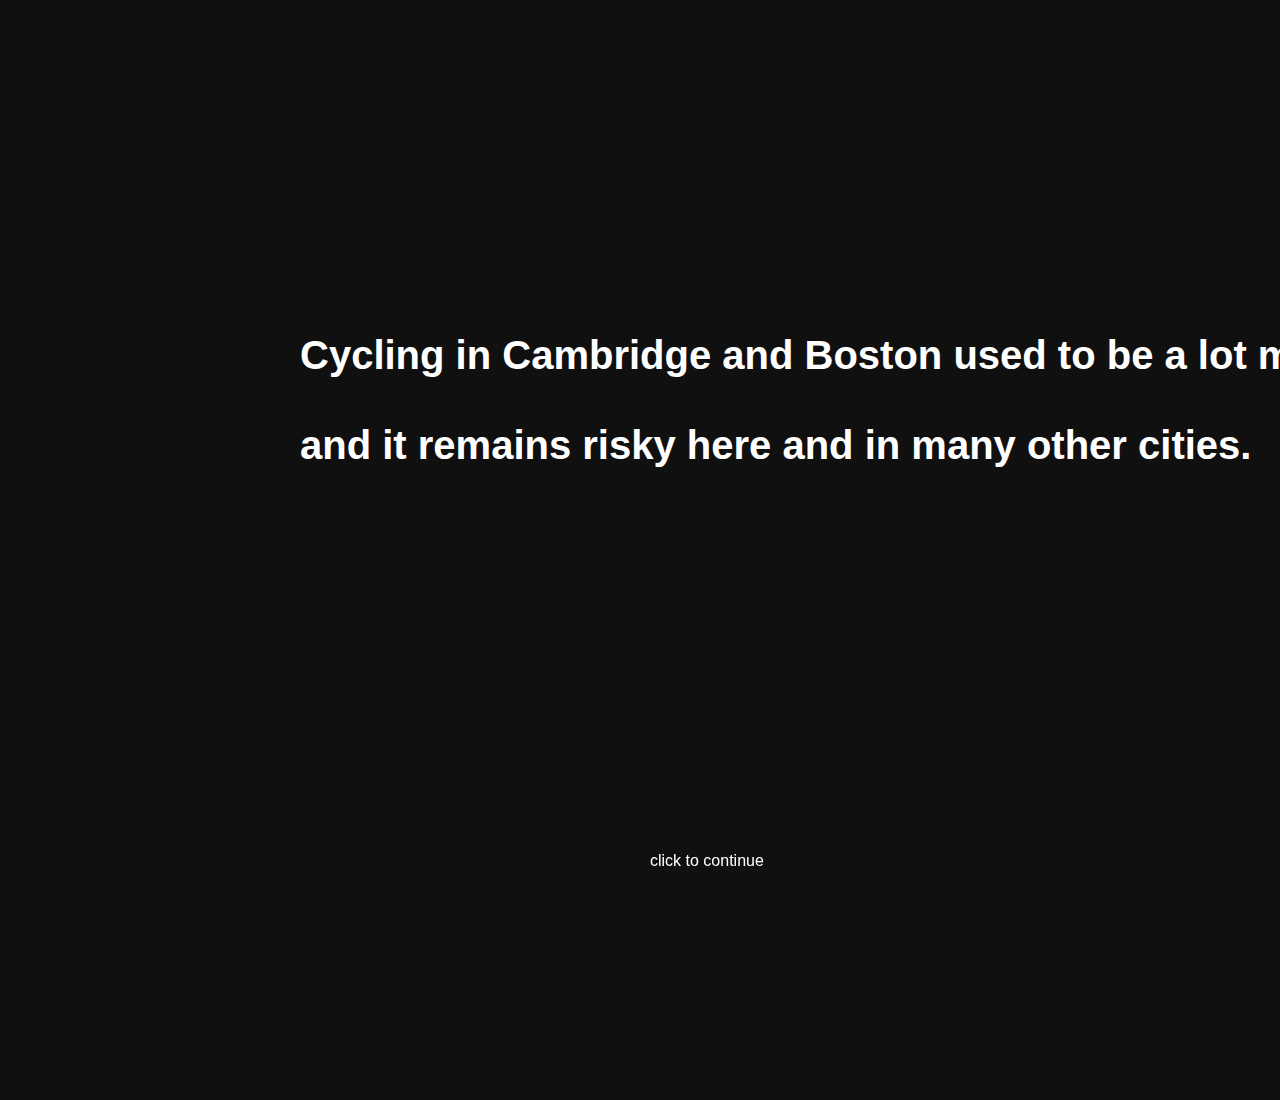
<file: page1.html>
<!DOCTYPE html>
<html>

<head>
  <meta charset="utf-8">
  <meta name="viewport" content="width=device-width, initial-scale=1.0">
  <link rel="stylesheet" href="style/main2.css"> <!-- Use the horizontal-scroll.css stylesheet -->
  <title>anatomy of a bike crash</title>

  
</head>


<body>
  <div class = 'container'>
    <div class="fixed-text">
      <p>click to continue</p>
      <div id="scroll-progress"></div>
    </div>

    <div class = 'slide'>
      <h2 >Cycling in Cambridge and Boston used to be a lot more dangerous... <br><br>
           and it remains risky here and in many other cities. 
      </h2>
    </div>

    <div class = 'slide'>
      <p>In Cambridge alone, first responders are called to 160 crashes every year <br>
        involving a person on a bike being struck by a car, <br>
        according to data from the Cambridge Police Department. <br>
      What we have is likely an incomplete picture. <br><br>Many more crashes go <span class="colored-word">unreported</span>.        
      </p>
    </div>

    <div class = 'slide'>
      <h3>
        Why is this important? 
      </h3>
      <p>Data from the CDC indicates that nearly 1,000 cyclists die and over 130,000 are injured <br>
        in crashes that occur on roads in the US every single year. <br><br>
        The cost of these tragedies is innumerable. <br>
        In monetary terms alone, bike injuries and deaths from crashes <br>
        result in losses of over $23 billion in the US each year. <br><br>
        What's more, these experiences exact an immense physical and emotional toll <br>
        on the person riding a bike, their friends, and their loved ones, <br>
        who sometimes have to deal with years of trauma or injury.      
      </p>
    </div>

    <div class = 'slide'>
      <h3>
        Where and how do bike crashes occur? 
      </h3>
      <p>According to the National Highway Traffic Safety Administration, most bike crashes occur: <br>
        [1] in urban areas <br>
        [2] on sections of roads away from intersections, where higher speeds might occur<br>
        [3] between 6 p.m. and 9 p.m. <br>
        While adults ages 55 to 69 have the highest rates of bicycle deaths, <br>
        adolescents, teens, and young adults have the highest rates of bicycle-related injuries. <br><br>
        The most common types of bike crashes involve: <br>
        [1] cyclists riding through intersections and into a motor vehicle's path <br>
        [2] motor vehicles failing to yield at intersections<br>
        [3] motorists turning or merging into a parallel moving cyclist's path


      </p>
    </div>




    <div class = 'slide'>
      <h3 >How can we prevent bike crashes? </h3>
      <p>Research has shown that bicycle helmets, fluorescent clothing, <br>
        and active lighting on bikes can reduce injuries and fatalities to bicyclists.<br><br>
        Aside from these individual measures, the magnitude of bicycle-motorist collisions calls for infrastructural changes. 
      </p>
    </div>
    <div class = 'slide'>
      <h3 >How can we prevent bike crashes? </h3>
      <p>In 2019, Cambridge passed the <span class="blue-word">CYCLING SAFETY ORDINANCE</span>, <br>
        which laid out a plan to install a 25-mile network of protected bicycle lanes <br>
        across the city by 2026.<br><br>
        As of December 2023, according to the City of Cambridge’s Cycling Safety Ordinance webpage, <br>
        <span class="blue-word">12.64 miles</span> of bike lanes have been installed. <br><br>
        That is <span class="blue-word">56%</span> of the 22.6 miles of bike lanes that the Ordinance plans to install by 2026. 
      </p>
    </div>
    <div class = 'slide'>
      <h3>Scary Moments Project
      </h3>
      <p><span class="orange-word">Cambridge Bike Safety</span>, a local group advocating for the implementation <br>
        of more bike lanes in the city, initiated the <span class="orange-word">Scary Moments Project</span><br>
        in 2018 to illustrate the emotional and physical toll of these preventable crashes. <br>
        Residents and cyclists in the Cambridge area wrote in with their stories of close calls and crashes on bikes. <br>
        In total, 83 stories were submitted. 
      </p>
    </div>
    <div class = 'slide'>
      <p>In the 83 stories collected in the <span class="orange-word">Scary Moments Project</span>...<br>
        "bike lanes" were mentioned 69 times. <br><br>
        How do we measure the impact of bike lanes in light of these stories? 
      </p>
    </div>
    <div class = 'slide'>
      <p>In the 83 stories collected in the <span class="orange-word">Scary Moments Project</span>...<br>
        "car door" was mentioned 17 times. <br><br>
        This means that over 18% people who wrote in to the Scary Moments <br>
        project mentioned the phrase “car door.” <br><br>
        “Dooring” refers to the act of opening a motor vehicle door <br>
        into the path of another road user – oftentimes, that other road user is a cyclist. 
      </p>
    </div>
    <div class = 'slide'>
      <p>In the 83 stories collected in the <span class="orange-word">Scary Moments Project</span>...<br>
        Over half of people who wrote in to the Scary Moments project mentioned Massachusetts Ave. <br>
        This is one of the busiest streets in Cambridge, and one of the most dangerous for cyclists. <br><br>
        Other frequently mentioned locations include:<br>
        Cambridge Street (17%) <br>
        Harvard Square (15%)
      </p>
    </div>
    <div class = 'slide' style="padding-right: 10px;">
      <p><span class="large-word">Scroll ahead</span> to see and hear about the untold experiences <br>
        of people who ride in Cambridge and why it is so important <br>
        that the City rapidly move toward a city-wide network of protected bike lanes.   
      </p>
    </div>
    <div id="animation-container" style="padding: 50px;">
    </div>


      <!-- PLEASE NO CHANGES BELOW THIS LINE (UNTIL I SAY SO) -->
  <script language="javascript" type="text/javascript" src="libraries/p5.min.js"></script>
  <!-- <script language="javascript" type="text/javascript" src="bike.js"></script> -->
  <script language="javascript" type="text/javascript" src="Ball.js"></script>
  <!-- OK, YOU CAN MAKE CHANGES BELOW THIS LINE AGAIN -->
    </div>
  </div>
  <script>
    document.getElementById('pageClickArea').addEventListener('click', function(event) {
      const boundary = this.offsetWidth / 2; // Divides the page width into two
      if (event.clientX > boundary) { // Checks if the click is on the right side
        window.location.href = 'page2.html'; // Change to your next page URL
      }
    });
  </script>
</body>


<!-- <body style="background-color: #101010 !important;">
  <div class="horiz-outer">  Use the horizontal scroll container class -->
    <!-- <main class="container"> Adjusted main class to container for horizontal layout -->
      <!-- Your content remains unchanged -->
      <!-- <br><br><br><br>
      <div class="imagecontainer">
        <img src='image/bike landing page.png' width="100%" alt="title">
      </div> -->

      <!-- <br><br> <br><br> <br><br> <br><br> <br><br> <br><br>
    </main>
  </div>
</body> --> 

</html>
</file>
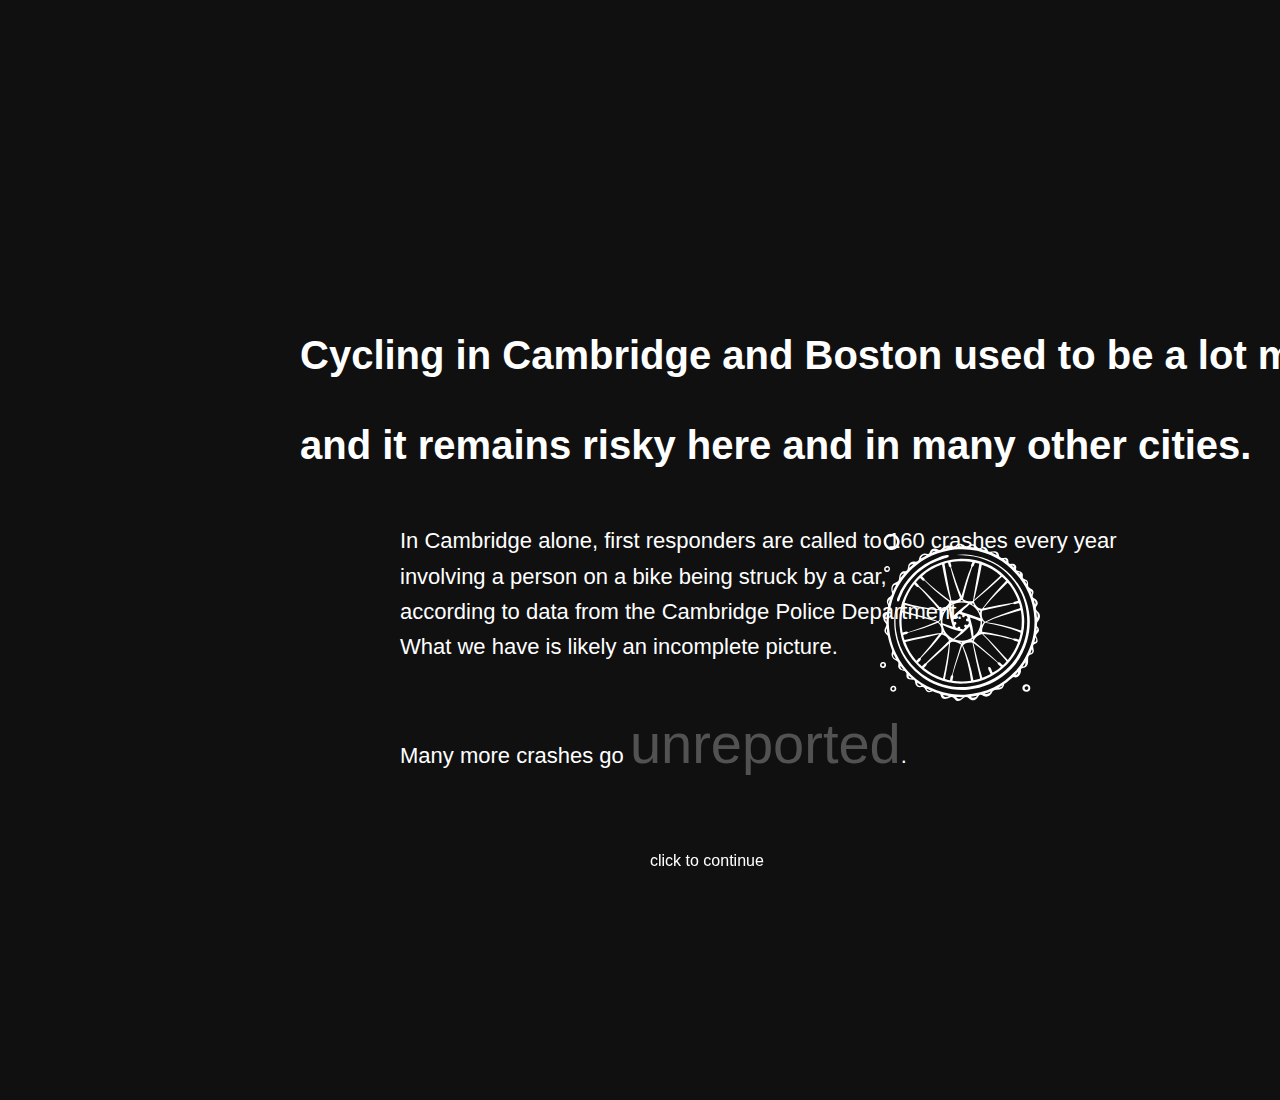
<file: page2.html>
<!DOCTYPE html>
<html>

<head>
  <meta charset="utf-8">
  <meta name="viewport" content="width=device-width, initial-scale=1.0">
  <link rel="stylesheet" href="style/main2.css"> <!-- Use the horizontal-scroll.css stylesheet -->
  <title>anatomy of a bike crash</title>

  
</head>


<body>
  <?xml version="1.0" encoding="UTF-8"?>

  <div class="container" id="pageClickArea">
    <svg id="Layer_3" class="svg-static-rotate" xmlns="http://www.w3.org/2000/svg" viewBox="0 0 126.34 132.1">
      <defs>
        <style>
          .cls-1 {
            fill: #fff;
            fill-rule: evenodd;
            stroke-width: 0px;
          }
        </style>
      </defs>
      <path class="cls-1" d="M8.21.07c4.79-.73,8.85,4.25,6.74,9.12-.54,1.25-2.1,2.84-3.57,3.37-4.04,1.45-8.61-1.94-8.53-6.55C2.91,2.72,5.36.5,8.21.07ZM4.93,5.62c-.58,4.38,4.15,6.5,6.84,4.46,1.16-.88,1.93-2.78,1.58-4.46-.49-2.39-2.15-3.84-4.86-3.47-2.27.31-3.33,1.66-3.57,3.47Z"/>
      <path class="cls-1" d="M85.35,13.95c1.92,1.13,5.2-1.18,7.44.69.89.75,1.04,1.77,1.39,3.37.6.29,1.12,1.07,1.88,1.19,1.45.24,2.77-.71,4.16.2.26.17.81.71.99,1.29.52,1.61-.19,2.83,1.39,3.17.9.2,1.64-.2,2.38-.1,1.25.17,2.5,1.08,2.68,2.57.06.48-.37,1.2-.2,1.99.25,1.2,1.81.97,3.27,1.49.98.34,1.72,1.04,1.99,1.98.27.97-.16,2.34.2,3.17.37.89,2.37,1.15,3.07,1.88.39.41.78,1.18.89,1.69.27,1.17-.31,2.67.5,3.67,1.07,1.31,3.43,1.55,3.77,3.47.33,1.85-1.18,3.06-.4,4.56.44.84,1.35.89,2.18,1.59.8.67,1.9,1.98,1.59,3.77-.26,1.52-2.08,2.18-1.29,4.26.46,1.21,1.85,1.77,2.48,2.97,1.61,3.08-.17,5.51-1.69,7.54.19.9-.23,1.71-.1,2.28.28,1.22,1.82,1.66,1.59,3.77-.19,1.73-2.17,2.44-2.28,3.97-.1,1.35,1.49,2.57,1.19,4.56-.04.25-.22.9-.5,1.29-.5.69-2.29.85-2.77,1.79-.72,1.39.78,3.74.2,5.45-.2.57-.72,1.23-1.19,1.58-.54.41-1.45.38-2.18.99-1.29,1.07-.97,2.82-.99,4.86-.02,1.84-.63,3.84-2.58,4.76-.92.44-2.47.41-2.88,1.1-.43.7-.14,1.75-.29,2.58-.46,2.5-2.71,5.24-5.95,3.87-2.41,1.82-4.53,3.93-7.14,5.55-.4,1.77-.92,2.97-2.18,3.77-1.92,1.22-5.09.42-6.74,1.68-.78.6-.87,1.55-1.39,2.29-.96,1.38-2.71,2.82-5.45,1.98-.86-.26-1.55-1.2-2.78-1.19-1.76.01-1.9,1.59-3.17,2.88-1.06,1.08-2.46,1.84-4.46,1.19-1.53-.5-2.52-2.78-4.86-2.18-1.94.49-3.08,3.34-6.05,2.88-1.81-.29-2.51-3.12-4.76-3.08-1.1.02-2.16.98-3.27,1.29-2.22.62-3.95.15-4.76-1.49-.34-.67-.37-1.57-.99-2.08-.64-.52-3.18-1.12-4.36-1.59-.46-.18-1.08-.58-1.39-.59-.81-.03-1.66.75-2.87.69-2.7-.13-2.75-3.24-4.46-3.87-1.02-.37-1.92.08-2.87,0-1.44-.13-2.68-.94-3.17-2.18-.49-1.22-.22-3.47-1.79-3.87-2.76.01-4.41-.11-5.25-1.69-.57-1.05-.01-2.29-.39-3.57-.2-.65-.96-1.08-1.29-1.58-2.16-.44-4.6-.97-5.06-3.28-.17-.86.25-1.82.1-2.88-.32-2.23-2.93-2.42-4.17-3.76-.73-.79-1.36-2.27-1.19-3.77.07-.62.53-1.3.5-2.18-.03-.64-.65-1.91-.99-2.87-.71-1.97-1.25-3.65-1.79-5.85-.23-.96-.31-2.24-.69-3.08-.55-1.24-1.82-1.6-2.38-2.97-.13-.32-.31-.9-.29-1.49.03-1.56,1.67-3.11,1.48-4.66-.15-1.26-1.5-2-1.98-3.17-.94-2.25-.04-4.68,1.48-5.95.38-.31.99-.57,1.19-.99.24-.49.15-1.45.3-2.28.16-.91.42-1.52.4-2.08-.05-1.15-.77-1.92-.89-2.78-.29-2.15.65-3.29,1.79-4.16,1.07-.83,1.84-1.36,2.27-3.08-.57-2.01-.97-4.24,0-6.25.85-1.75,2.58-1.97,4.07-2.88,1.3-.8,1.35-1.94,1.59-3.87.24-2.03.98-3.66,2.68-4.36.79-.33,1.62-.06,2.67-.39,2.02-.64,1.22-3.08,2.08-4.96.68-1.48,2.15-2.29,3.87-2.48.62-.07,1.44.25,2.28.1.66-.12,1.48-.79,1.78-1.29.44-.72.34-1.56.6-2.18.54-1.3,2.29-2.8,3.97-2.88,1.22-.05,2.51.52,3.37.1.76-.37.86-1.67,1.39-2.38.91-1.23,2.77-2.1,4.66-1.48.66.21,1.34.94,2.08.99,1.62.1,3.16-2.35,4.66-3.07,1.05-.5,2.21-.69,3.37-.5,1.12.19,2.12,1.26,3.17,1.19,1.07-.07,2.33-1.68,3.27-2.08,1.13-.49,2.37-.65,3.67-.2,1.22.42,2.43,1.96,3.47,1.99,1,.02,2.06-1.11,3.08-1.49,1.14-.43,2.15-.52,3.27-.1,1.51.56,2.28,2.73,3.77,2.88,1.14.11,1.63-.81,2.78-.99,2.16-.36,3.7.98,4.26,3.37ZM59.77,10.38c1.62-.03,3.08-.23,4.76-.2-.77-1.66-3.98-.95-4.76.2ZM70.38,10.48c1.57.15,3.04.4,4.56.59-.3-2.08-3.47-1.75-4.56-.59ZM50.35,11.87c1.1-.26,2.38-.33,3.27-.8-1.42-.06-2.51.2-3.27.8ZM79.9,12.17c.88.24,1.98.8,2.88.69-.3-1.04-2.07-1.85-2.88-.69ZM55.21,13.06c-14.22,2.42-24.78,9.04-32.73,17.55-4.76,5.11-8.33,10.37-11.2,17.55-2.62,6.56-4.69,15.36-4.27,23.8.44,8.59,2.56,16.35,5.75,22.81,6.34,12.82,16.04,22.38,29.64,27.96,6.85,2.8,15.04,4.9,24.39,4.46,17.4-.81,30.33-8.28,39.57-18.04,2.26-2.39,4.5-5.12,6.35-8.04,5.43-8.56,9.88-19.74,9.21-34.01-.81-17.38-8.69-30.17-18.14-39.26-9.35-9-23.92-16.37-41.94-15.47-2.17.11-4.36.3-6.64.7ZM40.73,15.14c1.02-.43,2.13-.78,3.08-1.29-1.43-.36-2.56.41-3.08,1.29ZM88.33,15.14c1.27.51,2.34,1.23,3.67,1.69.15-1.83-2.13-2.2-3.67-1.69ZM32.2,19.7c1.54-.87,3.04-1.78,4.56-2.68-2.53-.5-4.03.85-4.56,2.68ZM99.83,21.78c-.08-.97-.86-1.78-1.98-1.39.69.43,1.31.94,1.98,1.39ZM23.08,26.94c1.2-.91,2.25-1.99,3.37-2.97-2.09.02-3.29.95-3.37,2.97ZM105.78,26.74c.04-1.14-.93-1.78-1.89-1.59.75.41,1.15,1.17,1.89,1.59ZM110.73,32.1c-.02-1.07-.77-1.95-1.69-1.79.67.49,1.02,1.29,1.69,1.79ZM16.34,34.87c.82-1.13,1.64-2.26,2.58-3.27,0-.12-.03-.23-.2-.2-1.58.3-2.74,1.55-2.38,3.47ZM116.09,39.73c.1-1.49-.81-2.5-1.79-2.57.69.76,1.01,1.89,1.79,2.57ZM10.19,45.58c.74-1.84,1.64-3.51,2.58-5.16-2.59-.1-3.37,2.85-2.58,5.16ZM120.05,48.06c.24-1.34-.34-2.25-1.19-2.78.36.97.72,1.93,1.19,2.78ZM6.81,55.4c.19-1.17.84-2.4.8-3.47-.74.62-1.53,2.29-.8,3.47ZM122.53,55.89c.66-1.25.03-2.83-.99-3.27.37,1.04.5,2.35.99,3.27ZM124.02,66.7c.93-1.31.39-3.81-.5-4.76.21,1.55.28,3.22.5,4.76ZM5.04,69.48c0-1.91.31-4.04.2-5.75-1.17,1.22-1.53,4.4-.2,5.75ZM123.72,76.72c.48-.56.67-1.88.1-2.48.07.96-.25,1.65-.1,2.48ZM5.73,78.7c-.24-1.29-.16-2.88-.6-3.97-.77,1.3-.39,3.14.6,3.97ZM121.93,85.64c1.85.17,1.82-2.93.8-3.67-.18,1.31-.63,2.35-.8,3.67ZM118.76,94.36c1.25-.11,1.93-1.89,1.19-3.07-.34,1.09-.93,1.91-1.19,3.07ZM12.67,98.92c-.67-1.33-1.28-2.75-2.08-3.97-.89,1.93.49,3.59,2.08,3.97ZM113.61,103.29c-.38.55-1.08,1.37-.99,1.68,1.99.18,2.35-1.81,2.18-3.47-.31.56-.76,1.16-1.19,1.78ZM18.62,107.46c-.9-.95-1.55-2.15-2.48-3.08-.36,1.76,1.19,2.96,2.48,3.08ZM106.87,111.62c1.34-.15,2.23-1.28,2.18-2.48-.69.86-1.55,1.55-2.18,2.48ZM25.16,114.2c-.91-.65-1.6-1.51-2.48-2.18-.44,1.56,1.06,2.48,2.48,2.18ZM32.8,119.95c-1.19-.67-2.19-1.52-3.37-2.18-.33,2.13,1.86,3.12,3.37,2.18ZM93.58,121.73c1.46-.23,3.05-.85,3.17-2.08-.95.81-2.24,1.26-3.17,2.08ZM40.24,124.01c-1.17-.48-2.43-1.41-3.57-1.59.43,1.19,1.86,2.33,3.57,1.59ZM82.58,126.49c2,.59,3.91-.31,4.66-1.59-.01-.12-.03-.24-.2-.2-1.33.75-3.09,1.07-4.46,1.79ZM54.31,128.28c-1.54-.21-2.89-.61-4.36-.89,0,1.93,3.34,1.97,4.36.89ZM71.67,128.87c1.22,1.37,4.03.48,4.76-.69,0-.12-.03-.24-.2-.2-1.37.45-3.23.41-4.56.89ZM65.32,129.17c-1.76.15-3.5-.27-5.06,0,1.01,1.69,3.91,1.41,5.06,0Z"/>
      <path class="cls-1" d="M12.77,58.08c.5.57.08,1.38,0,1.98-.65,5.09-.82,11.53,0,16.86,2.68,17.36,12.44,29.44,24.88,36.89,8.47,5.06,20.41,8.68,33.42,6.94,11.76-1.57,20.99-6.42,28.16-12.99,7.18-6.57,12.8-15,15.47-25.68,3.01-12.07,1.4-25.11-2.97-34.6-6.32-13.72-17.6-23.81-33.32-28.46-5.44-1.61-11.38-2.12-18.14-2.18,6.53-1.18,15.26.36,20.52,1.98,15.8,4.9,27.15,15.97,33.32,30.34,2.12,4.93,3.67,11.12,4.06,16.86.47,6.85-.37,12.98-2.08,18.93-3.06,10.64-8.92,19.51-16.66,25.78-7.83,6.35-17.29,11.39-30.05,12.5-12.55,1.08-24.58-2.59-33.31-8.13-12.34-7.82-22.4-20.93-24.49-39.16-.35-2.97-.42-5.82-.3-8.73.12-2.95.47-6.06,1.49-9.12Z"/>
      <path class="cls-1" d="M52.82,16.93c.97-.09,1.43-.04,1.49.69.08,1.11-1.95,1.45-3.07,1.79-16.83,4.96-29.17,15.82-35.3,31.33-.44,1.1-.54,3.09-1.89,2.88-1.15-.19-.62-2.03-.09-3.37,5.64-14.56,16.73-25.34,31.53-31.04,2.3-.88,4.89-2.05,7.33-2.27Z"/>
      <path class="cls-1" d="M61.75,20c15.85-.94,28.28,5.38,36.29,12.99,8.38,7.96,14.65,18.66,15.77,33.52.6,7.96-1.2,14.99-3.47,20.82-4.66,11.97-12.67,20.02-23.5,25.78-5.44,2.9-11.84,4.72-19.33,5.25-15.61,1.11-28.31-5.55-36.19-12.89-8.28-7.71-15-18.3-15.97-33.32-1.03-16.06,5.6-27.88,12.89-36.2,5.59-6.36,13.23-11.39,22.81-14.18,3.26-.95,7.16-1.57,10.7-1.79ZM55.7,22.57c.08,1.35,1.06,2.5.49,3.87,2.6,7.75,5.13,15.57,8.23,22.81,2.26-7.99,4.37-16.12,7.64-23.1-.62-1.51.56-2.41.9-3.57-4.98-1.16-12.54-.97-17.25,0ZM73.85,25.55c-.21.3-.68.45-.89.79-.44.72-.73,1.96-1.1,2.97-2.56,7.07-4.4,14.94-6.34,22.21,1.67,1.45,4.74,2.29,7.83,1.69,1.6-9.87,3.5-19.44,5.06-29.35-1.06-.33-2.13-.64-3.27-.89-.72.65-.78,1.83-1.29,2.58ZM54.51,25.85c-.56-.99-.33-2.55-1.19-2.78-.55-.14-1.84.57-2.38.79,1.7,9.77,3.35,19.59,5.46,28.95,3.18.17,5.64-.37,6.74-2.28-2.88-7.52-5.52-15.31-7.54-23.7-.48-.45-.73-.35-1.1-.99ZM33.29,33.58c.62,1.1,1.93,1.5,2.18,2.97,5.81,5.43,12.38,10.77,18.74,15.57.37.28.79.75,1.29.69-2.68-8.98-4.75-18.58-6.54-28.45-6.1,2.2-11.39,5.2-15.67,9.22ZM80.39,24.56c-1.7,9.51-3.74,18.67-6.05,27.56.59.08.83-.57,1.19-.89,6.56-5.96,13.16-12.16,19.63-18.04-3.99-3.8-9-6.6-14.77-8.62ZM96.26,34.08c-7.13,6.69-14.66,12.97-22.11,19.33.52,1.63,1.68,3.91,3.27,4.96.71.46,2.3,1.16,3.08.89.53-.18,1.74-2.08,2.28-2.78,5.29-6.75,11.3-13.47,16.86-19.24-1.13-1.05-2.02-2.34-3.37-3.17ZM52.13,57.58c.77-.66,2.52-2.39,2.38-3.37-.07-.58-1.77-1.7-2.38-2.18-5.92-4.72-12.25-9.87-17.05-14.98-.28.12-.68.11-1.09.1-.82-.67-1.47-1.51-2.28-2.18-1.18,1.07-2.33,2.16-3.27,3.47.75,1.03,1.9,1.67,2.38,2.97,6.41,5.62,11.9,12.16,17.85,18.24,1.19-.64,2.33-1.1,3.46-2.08ZM103.39,42.01c-.81-1.17-1.75-2.6-2.67-3.17-6.01,5.98-12.43,12.24-17.85,18.74-.38.45-.89.93-.79,1.29,7.58-1.55,15.34-2.9,23.1-4.26.63-1.23,2.56-1.14,3.87-1.69-1.31-3.81-3.49-7.79-5.66-10.91ZM38.55,50.74c-2.71-2.94-5.29-6.03-8.23-8.63-.19.18-.66.08-.99.1-.81-.67-1.46-1.51-2.28-2.18-3.17,4.2-5.9,8.83-7.63,14.47,8.11,2.54,17.13,4.16,26.77,5.16-2.26-3.06-4.95-6.02-7.63-8.92ZM64.43,52.22c-.26.5-.84.68-1.09,1.19.91.05,2.02-.1,2.77.1-.5-.5-.97-1.01-1.69-1.29ZM56.4,56.59c.03,3.28.43,6.19.99,8.93,3.8-3.71,7.76-7.25,12.2-10.31-4.29-1.63-9.93-.81-13.19,1.39ZM56.3,55.4c.38-.08.61-.32.89-.5-.49-.03-.99-.08-.89.5ZM109.35,54.9c-.63-.12-2.17.82-2.98.8-.4-.01-.77-.3-1.19-.3-.79,0-1.9.44-2.98.69-6.79,1.58-15.36,3.12-21.42,4.76-1.04,3.04-.17,7.62,2.28,8.72,8.28-4.61,18.17-7.61,27.76-10.91-.67-.6-.16-3.52-1.48-3.77ZM72.26,55.3c.52.56,1.47,1.24,2.08,1.39-.28-.44-.58-.88-.69-1.48-.57-.07-.82.17-1.39.1ZM70.78,55.79c0-.06-.02-.11-.1-.09-.06.11-.11.21-.2.3-1.9,2.07-4.53,3.85-6.05,5.95,5.22,1.33,10.19,3.43,14.88,4.95-1.15-5.39-4.07-9.01-8.53-11.11ZM17.83,60.95c9.34,2.79,19.34,4.92,28.16,8.23,1.7-1.56,3.1-6.45,1.09-8.73-10.44-.36-19.26-2.35-28.06-4.37-.67,1.35-.95,3.09-1.19,4.86ZM54.31,58.27c-3.05,2.67-5.34,6.62-4.95,12.39,2.59,1.07,5.48,1.85,8.23,2.78-1.68-4.47-2.73-9.56-3.27-15.17ZM79.01,62.54c-.07-.63.16-.96.09-1.59-.49-.17-.95-.37-1.39-.59.43.73.79,1.52,1.29,2.18ZM111.13,60.55c-9.11,2.68-19.09,5.36-27.27,9.32,10.34,1.06,18.93,3.88,27.57,6.64.73-4.98.73-11.56-.3-15.96ZM49.65,61.15c.07.44-.3.95,0,1.29.13-.57.8-1.12.7-1.59-.14.19-.52.15-.7.3ZM17.63,62.34c-1.02,4.7-.63,11.38.2,15.67,1.12.02,1.94-.76,3.07-.69.39.02.76.39,1.19.4.71.01,1.99-.58,2.98-.89,7-2.19,13.85-4.64,19.83-7.44-9.02-2.42-18.15-4.73-27.26-7.04ZM62.54,63.53c-.74.13-1,1.08-1.59,1.49,1.83.94-.35,3.25-1.48,1.39-.46.53-.96,1.03-1.49,1.49.18.71.26,1.53.69,1.99,1.56-1.1,2.46,2.03.59,1.98.09.83.37,1.49.5,2.28.43.17.88.31,1.39.4-.05-1.72,3-1.25,2.08.59.8.23,1.77.28,2.48.59.53-.69,1.23-1.22,1.69-1.98-2.51-.42.5-3.59,1.09-1.19.71-.45,1.1-1.21,1.69-1.79-.22-.57-.18-1.41-.59-1.79-1.67,1.31-2.57-2.07-.4-1.88-.21-.59-.31-1.27-.59-1.78-.52-.21-1.03-.43-1.69-.5.25,2.36-3.17.91-1.79-.6-.93-.06-1.74-.85-2.58-.7ZM73.85,80.98c3.16-2.2,5.47-6.1,5.65-11.6-2.65-1.21-5.41-2.33-8.43-3.17,1.13,4.72,2.72,8.98,2.78,14.78ZM46.38,69.77c.37.73,1.14,1.04,1.59,1.69-.07-1.06.13-2.38-.1-3.27-.43.6-.82,1.23-1.49,1.58ZM80.49,72.16c.4-.92,1.11-1.53,1.59-2.38-.6-.33-1.07-.78-1.49-1.29.12,1.31-.19,2.72-.1,3.67ZM83.16,70.37c.03-.21-.28.02-.3.1-1.18,1.83-2.53,4-2.18,7.04,9.01,1,16.82,3.21,24.49,5.55,1.41-.96,2.98.41,4.56.5.51-1.71,1.05-3.38,1.29-5.36-8.37-3.53-17.64-6.16-27.87-7.83ZM45.79,70.37c-7.41,3.13-15.43,5.66-23.7,7.93-.54,1.27-2.4,1.24-3.76,1.69.29,1.42.52,2.91,1.19,3.97,4.68-1.13,9.4-1.96,14.08-2.97,4.71-1.03,9.48-2.07,14.58-2.58,1.2-3.25-.48-6.61-2.38-8.03ZM57.98,83.06c2.14-1.8,4.24-3.63,6.05-5.75-5.38-1.17-10.31-2.77-14.48-5.16,1.07,5.37,4.07,8.81,8.43,10.91ZM58.68,83.46c2.86,1.16,6.91,1.42,10.02.5.92-.28,3.43-1.12,3.67-1.89.11-.36-.17-1.48-.3-2.18-.36-2.04-.85-5.48-1.39-6.64-3.41,3.99-7.68,7.12-12,10.21ZM78.71,77.51c.33.13.41-.5.2-.59-.06.21-.24.29-.2.59ZM49.85,78.5c.25.02.63.42.79.2-.29-.18-.29-.64-.59-.79-.06.21-.24.29-.2.59ZM80.59,79.3c-2.9.73-5.57,2.55-6.64,5.45,6.47,5.53,13.04,10.95,19.24,16.76,2.04-.37,2.44,1.71,3.96,2.18.99-.93,1.99-1.84,2.78-2.97-6.4-7.19-12.6-14.57-19.34-21.41ZM100.92,99.72c3.32-4.11,6.17-8.7,8.13-14.18-.94-.5-2.01-.39-2.98-.89-.41-.22-.67-.68-1.09-.89-1.36-.68-3.7-.94-5.55-1.38-5.34-1.29-12.48-2.92-17.95-3.07,6.73,6.56,12.91,13.66,19.44,20.42ZM30.71,98.23c.32-.08.62-.18.9-.29,5.26-5.94,10.34-12.07,15.17-18.44h-.29c-8.58,2.26-17.69,4-26.47,6.05,1.93,5.9,5.13,10.53,8.62,14.87.9-.52,1.35-1.49,2.08-2.18ZM32.2,98.43c.78,1.47-2.13,2.76-2.08,3.57.02.42,1.19,1.11,1.48,1.38.63.61.88,1.14,1.59,1.39,1.01-.87,1.62-2.14,3.07-2.58,4.78-4.97,10.84-10.25,15.97-15.37.53-.53,2.14-1.8,2.18-2.38.04-.63-1.17-2.17-2.08-2.98-.94-.82-2.32-1.47-3.57-1.78-5.14,6.62-10.69,12.85-16.56,18.74ZM55.21,83.86c.19.02.22-.11.4-.1,0-.38-.4-.39-.6-.59,0,.31.12.47.2.7ZM72.16,84.05c.31.12.7.15,1.09.2,0-.37.45-.79.2-1.09-.33.4-.94.52-1.29.9ZM55.31,86.33c-.51,10.27-2.43,19.65-4.06,28.46,1.28.34,2.44.8,3.97.89.4-.96.27-2.29.79-3.27.2-.36.6-.6.8-.99.84-1.67,1.09-4.02,1.69-6.05,1.76-6,3.78-12.16,5.45-17.85-1.69-1.27-6.79-3.54-8.62-1.19ZM64.13,86.73c.4-.1.56-.44.79-.69-.46.06-1.19-.13-1.49.1.22.21.55.3.7.59ZM65.52,88.42c3.63,8.23,6.56,17.16,8.23,27.36,1.9-.35,3.65-.84,5.35-1.39-2.27-9.13-4.26-18.54-6.05-28.16-3.17-.62-6.19.33-7.53,2.18ZM80.79,113.8c2.34-.84,4.5-1.84,6.55-2.97-.1-.93-3.51-5.56-1.09-5.55,1.56,0,2.02,3.75,2.88,4.46,2.33-1.34,4.51-2.83,6.34-4.66-.79-.76-1.73-1.37-2.48-2.18-.08-.25-.13-.53-.1-.89-6.36-5.24-12.47-10.73-19.14-15.67,2.36,9.14,4.26,18.75,7.04,27.47ZM37.06,102.69c.07,1.67-1.6,2.35-2.38,3.47,4.29,3.44,9.16,6.3,15.07,8.13,2.12-8.49,3.67-18.08,4.76-27.27-5.82,5.22-11.49,10.59-17.45,15.67ZM57.39,111.62c1.13,1.22-.15,3.02-.2,4.56,4.64.63,10.32.76,14.67-.1-1.28-10.25-3.88-19.19-7.04-27.57-2.57,7.61-5.19,15.17-7.44,23.1Z"/>
      <path class="cls-1" d="M4.93,25.65c3.62-.88,3.94,4.56.69,4.66-2.77.09-3.27-4.03-.69-4.66ZM4.44,27.93c.04,1.43,2.36,1.5,2.38,0,.01-.74-.46-1.26-1.39-1.09-.66.13-1.01.43-.99,1.09Z"/>
      <path class="cls-1" d="M2.16,101.41c1.76-.21,2.91,1.14,2.57,2.87-.31,1.58-2.56,2.5-3.97,1.29-1.54-1.33-.61-3.92,1.39-4.16ZM2.36,104.88c1.36-.02,1.61-2.83-.4-2.18-1.46.46-.55,2.2.4,2.18Z"/>
      <path class="cls-1" d="M115,118.96c1.7-.3,3.08.59,3.47,1.78,1.65,5.06-6.1,5.64-6.05,1.19.01-1.49.88-2.67,2.58-2.97ZM114.2,121.93c0,2.16,3.42,1.82,2.88-.39-.14-.54-.72-1.14-1.78-.89-.74.17-1.09.69-1.09,1.29Z"/>
      <path class="cls-1" d="M10.29,120.14c1.76-.21,2.85,1.09,2.58,2.78-.27,1.74-2.7,2.63-4.06,1.29-1.43-1.4-.44-3.83,1.49-4.06ZM10.49,123.61c1.37-.01,1.61-2.82-.39-2.18-1.46.46-.55,2.19.39,2.18Z"/>
    </svg>
    
  <div class = 'container'>
    <div class="fixed-text">
      <p>click to continue</p>
      <div id="scroll-progress"></div>
    </div>

    <div class = 'slide'>
      <h2 >Cycling in Cambridge and Boston used to be a lot more dangerous... <br><br>
           and it remains risky here and in many other cities. 
          </h2>
            <p>In Cambridge alone, first responders are called to 160 crashes every year <br>
              involving a person on a bike being struck by a car, <br>
              according to data from the Cambridge Police Department. <br>
            What we have is likely an incomplete picture. <br><br>Many more crashes go <span class="colored-word">unreported</span>.        
            </p>
    </div>


    </div>
  </div>
</div>
  <script>
    document.getElementById('pageClickArea').addEventListener('click', function(event) {
      const boundary = this.offsetWidth / 2; // Divides the page width into two
      if (event.clientX > boundary) { // Checks if the click is on the right side
        window.location.href = 'page3.html'; // Change to your next page URL
      }
    });
  </script> 
</body>


<!-- <body style="background-color: #101010 !important;">
  <div class="horiz-outer">  Use the horizontal scroll container class -->
    <!-- <main class="container"> Adjusted main class to container for horizontal layout -->
      <!-- Your content remains unchanged -->
      <!-- <br><br><br><br>
      <div class="imagecontainer">
        <img src='image/bike landing page.png' width="100%" alt="title">
      </div> -->

      <!-- <br><br> <br><br> <br><br> <br><br> <br><br> <br><br>
    </main>
  </div>
</body> --> 

</html>
</file>
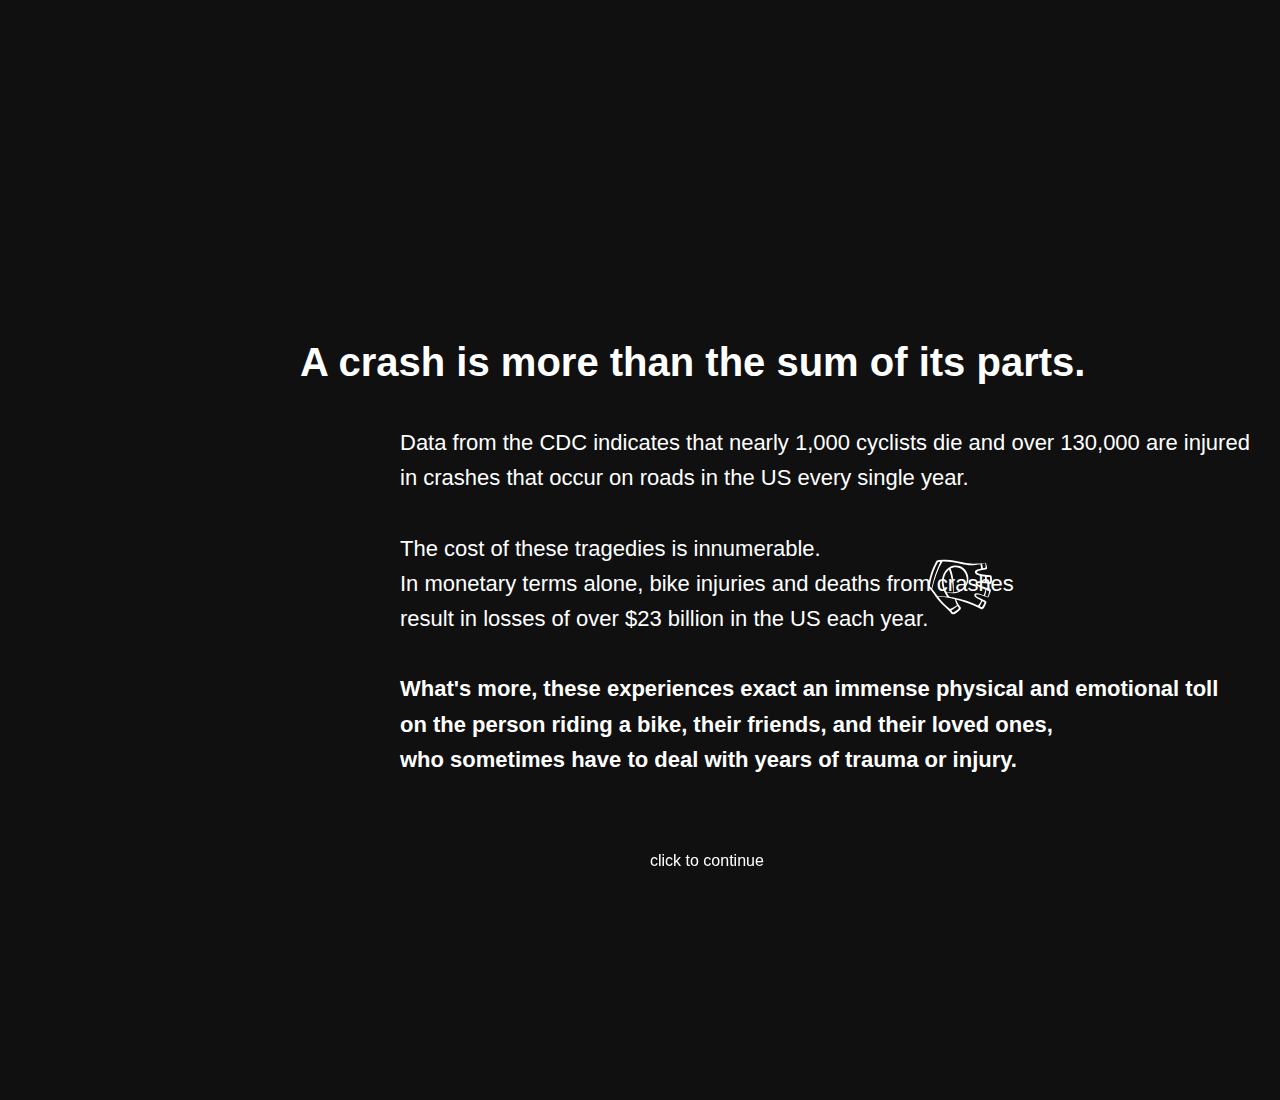
<file: page3.html>
<!DOCTYPE html>
<html>

<head>
  <meta charset="utf-8">
  <meta name="viewport" content="width=device-width, initial-scale=1.0">
  <link rel="stylesheet" href="style/main2.css"> <!-- Use the horizontal-scroll.css stylesheet -->
  <title>anatomy of a bike crash</title>

  
</head>


<body>
  <div class="container" id="pageClickArea">

  <div class = 'container'>
    <div class="fixed-text">
      <p>click to continue</p>
      <div id="scroll-progress"></div>
    </div>

    <?xml version="1.0" encoding="UTF-8"?>
    <svg id="Layer_3" class="svg-static-2" xmlns="http://www.w3.org/2000/svg" viewBox="0 0 71.34 61.08">
      <defs>
        <style>
          .cls-1 {
            fill: #fff;
            fill-rule: evenodd;
            stroke-width: 0px;
          }
        </style>
      </defs>
      <path class="cls-1" d="M64.26,3.47c.63.85.9,1.94,1.19,3.37.22,1.1.75,2.9.1,3.77-.48.62-1.85.64-2.88.79-2.95.44-6.68.89-8.33,2.58.56,1,1.92,1.44,3.17,1.79,2.63.72,5.11,1.16,8.43,1.48,1.29.13,3.64.04,4.36.59.95.73,1.13,3.64.99,5.55-.07.94-.28,3.11-1.09,3.57-.7.39-2.43-.16-3.57-.3-3.71-.44-8.23-.86-11.5,0,.4,1.2,1.92,1.62,3.17,2.18,2.55,1.13,4.76,1.89,7.84,2.87,1.03.33,3.39.75,3.76,1.59.58,1.31-.6,3.7-.99,4.86-.58,1.72-.93,3.02-1.88,4.07-2.17-.53-4.38-1.51-6.64-2.18-2.22-.66-4.75-1.46-7.24-.69.97,2.29,3.39,2.75,5.75,3.97.9.46,1.95.99,3.27,1.58.9.41,2.67,1.12,2.88,1.89.37,1.38-1.09,4.03-1.58,4.96-.57,1.06-1.77,3.38-2.98,3.57-1.16.18-2.52-.96-3.57-1.49-7.59-3.82-16.74-6.96-25.58-9.42.89,2.79,2.34,4.92,3.97,7.34.5.74,1.39,1.53,1.39,2.38,0,1.56-2.58,3.33-3.77,4.26-1.01.79-3.48,2.83-5.25,2.68-1.38-.11-2.81-2.6-3.77-3.57-3.64-3.68-7.88-6.96-11-10.71-3.33-3.99-5.95-8.18-9.32-12.39-.43-.54-1-1.31-1.69-1.99-.61-.6-1.66-1.36-1.78-1.78-.36-1.22.29-3.18.5-4.46,1.41-8.63,3.91-15.39,7.44-22.21.53-1.03,1.21-2.56,1.88-2.97C11.25.18,14.04.28,15.58.1c2.01-.24,4.45.02,6.64.2,6.14.5,11.82,1.98,17.45,2.97,4.08.72,7.96,1.48,12.09,1.29,4.06-.19,8.15-.36,12.5-1.09ZM47.8,6.25c-3.5.01-6.93-.73-10.41-1.39-6.8-1.28-13.99-2.97-21.12-2.67-5.34,8.61-8.83,19.07-11.6,30.24,1.55,2.04,3,3.95,4.56,6.15.42.59,1.11,1.83,1.59,1.99.52.16,1.19-.1,1.78-.1,2.42,0,5.72.42,8.53.69-2.64-4.28-5.27-8.67-5.65-14.78-.31-5.05,1.13-9.85,3.57-13.38,2.29-3.32,6.02-6.14,10.61-6.45,2.42-.16,4.76.26,6.55.99,4.32,1.77,8.33,6.62,8.73,12.49.5,7.4-3.46,11.94-7.93,14.88-3.81,2.5-10.79,3.73-16.27,1.58.88,1.29,2.04,4.4,3.47,5.06,1.06.49,2.93.54,4.26.8,9.98,1.89,19.35,5.2,27.37,8.73,1.4-1.55,2.47-3.41,3.57-5.26-2.02-1.15-4.64-2.21-6.35-3.77-.69-.62-1.73-1.88-1.39-3.17.23-.88,1.54-1.26,2.58-1.29,3-.1,5.44,1.57,7.83,2.08.79-2.02,1.44-4.18,1.98-6.44-2.15-.77-4.2-1.42-6.44-2.38-1.68-.72-4.73-2.08-4.66-4.17.12-3.39,6.92-2.41,10.41-2.28.38-1.48.13-3.58.2-5.35-1.95-.46-4.28-.72-6.64-1.39-1.94-.55-4.48-1.48-4.66-3.37-.32-3.25,4.76-3.58,6.94-4.36-.16-1.75-.44-3.39-.89-4.85-3.75.31-7.07,1.17-10.51,1.19ZM11.11,2.67c-3.59,6.18-6.87,14.4-8.43,23.11-.21,1.17-.81,3.1-.59,3.96.08.36.61.74.99,1.1.38.35.74.84.99.69,1.9-9.42,4.8-18.1,8.23-25.88.5-1.11,1.35-2.29,1.19-3.37-.81.11-1.58.27-2.38.4ZM63.67,3.87c-.94.52-2.57.34-3.37.99.52,1.36.67,3.1.89,4.76.9-.16,1.84-.29,2.78-.4.37-1.57.24-4.08-.3-5.35ZM42.64,25.98c1.61-4.85-.26-9.9-2.77-13.09-1.87-2.37-4.52-4.11-8.33-4.36-2.84-.19-4.51.57-6.34,1.49,2.88,7.05,4.19,16.83,3.27,26.47,6.64-.5,12.26-4.72,14.18-10.51ZM17.46,26.08c.23,3.62,1.41,6.55,2.68,9.42,2.04.89,4.95,1.35,7.83,1.09-.27-9.61-1.96-17.8-4.46-25.19-.1,0-.12-.08-.2-.1-3.62,2.77-6.22,8.76-5.85,14.77ZM65.45,19.33c.15,1.55.15,3.61,0,5.16,1.03.29,2.31.34,3.47.5.58-1.42.5-4,0-5.46-1.18.02-2.42-.41-3.47-.2ZM63.67,40.35c1.04.35,1.84.94,2.97,1.19.6-2.2,1.42-4.2,1.39-7.04-.88-.44-1.95-.69-2.98-.99-.33,2.42-.76,4.72-1.39,6.84ZM24.6,55.13c2.79-1.24,5.38-2.68,7.73-4.36-.98-2.02-1.84-4.17-2.38-6.64-5.71-1.6-11.82-2.79-18.84-3.07,3.48,5.71,8.6,9.78,13.49,14.08ZM60.49,46.5c-.78,2-1.85,3.7-2.77,5.55.91.25,1.4.91,2.38,1.09,1.29-1.52,2.24-3.38,2.88-5.55-.77-.42-1.54-.84-2.48-1.09ZM32.93,51.86c-2.01,1.89-4.37,3.43-6.94,4.76.58.91,1.24,1.74,2.08,2.38,2.55-1.25,4.88-2.72,6.44-4.96-.58-.68-.96-1.56-1.59-2.18Z"/>
    </svg>
    <div class = 'slide'>
      <h3>
        A crash is more than the sum of its parts. 
      </h3>
      <p>Data from the CDC indicates that nearly 1,000 cyclists die and over 130,000 are injured <br>
        in crashes that occur on roads in the US every single year. <br><br>
        The cost of these tragedies is innumerable. <br>
        In monetary terms alone, bike injuries and deaths from crashes <br>
        result in losses of over $23 billion in the US each year. <br><br>
        <b>What's more, these experiences exact an immense physical and emotional toll <br>
        on the person riding a bike, their friends, and their loved ones, <br>
        who sometimes have to deal with years of trauma or injury. </b>     
      </p>
    </div>


    </div>
  </div>
</div>
  <script>
    document.getElementById('pageClickArea').addEventListener('click', function(event) {
      const boundary = this.offsetWidth / 2; // Divides the page width into two
      if (event.clientX > boundary) { // Checks if the click is on the right side
        window.location.href = 'page4.html'; // Change to your next page URL
      }
    });
  </script> 
</body>


<!-- <body style="background-color: #101010 !important;">
  <div class="horiz-outer">  Use the horizontal scroll container class -->
    <!-- <main class="container"> Adjusted main class to container for horizontal layout -->
      <!-- Your content remains unchanged -->
      <!-- <br><br><br><br>
      <div class="imagecontainer">
        <img src='image/bike landing page.png' width="100%" alt="title">
      </div> -->

      <!-- <br><br> <br><br> <br><br> <br><br> <br><br> <br><br>
    </main>
  </div>
</body> --> 

</html>
</file>
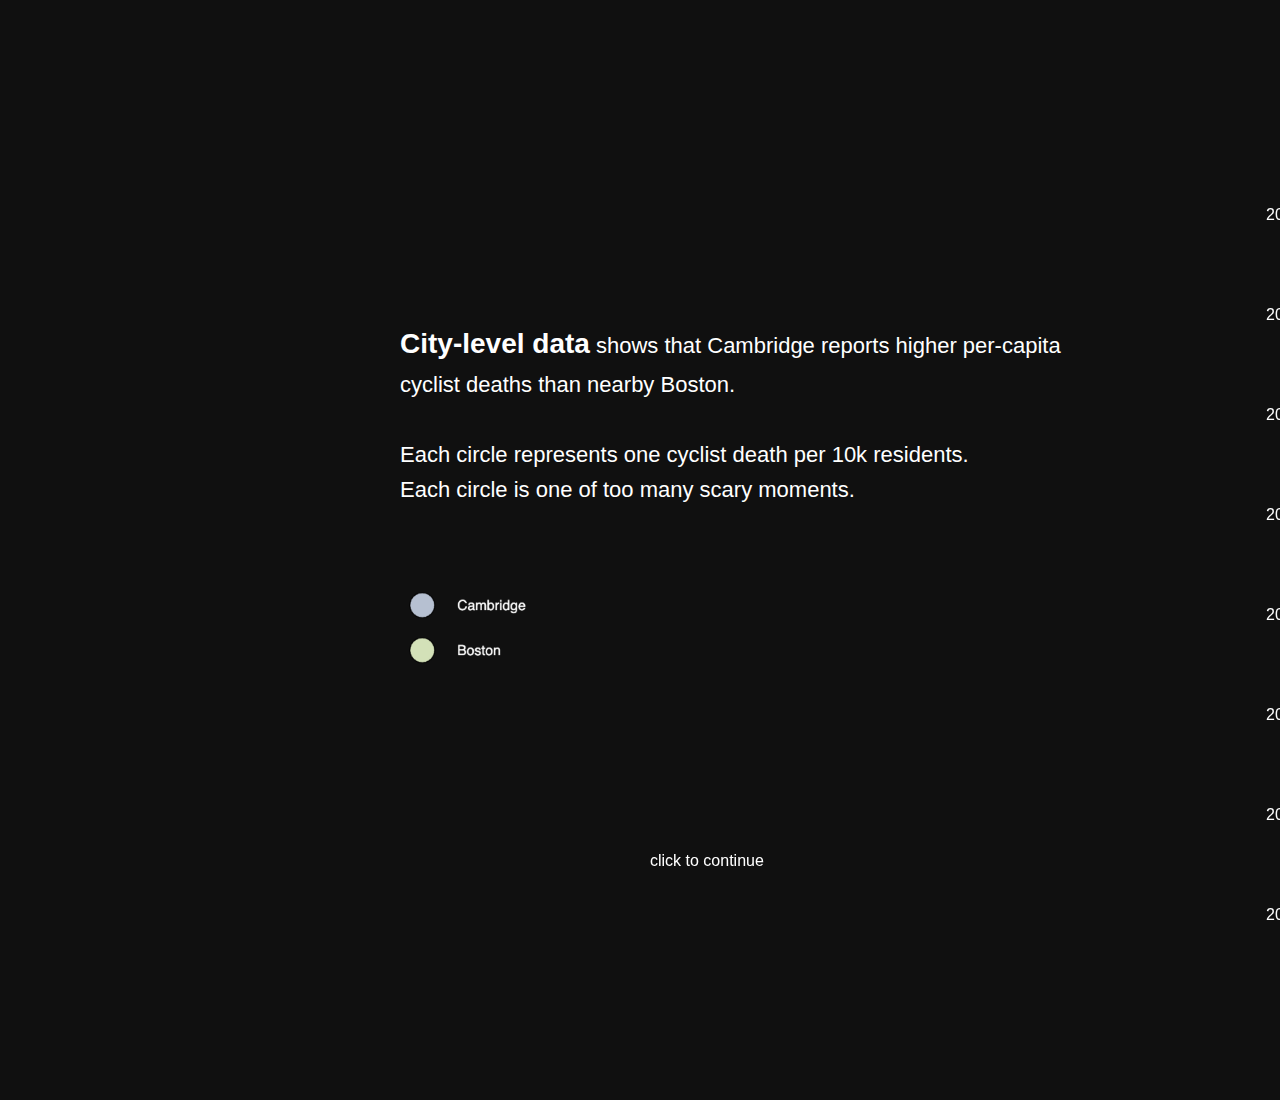
<file: page4.html>
<!DOCTYPE html>
<html>

<head>
  <meta charset="utf-8">
  <meta name="viewport" content="width=device-width, initial-scale=1.0">
  <link rel="stylesheet" href="style/main2.css"> <!-- Use the horizontal-scroll.css stylesheet -->
  <title>anatomy of a bike crash</title>

  
</head>


<body>
  <div class="container" id="pageClickArea">

  <div class = 'container'>
    <div class="fixed-text">
      <p>click to continue</p>
      <div id="scroll-progress"></div>
    </div>


    <div class = 'slide' style="padding-right: 10px;">

      <p><span class="large-word">City-level data</span> shows that Cambridge reports higher per-capita<br>
        cyclist deaths than nearby Boston. <br><br>

        Each circle represents one cyclist death per 10k residents. <br>
        Each circle is one of too many scary moments. <br><br>
      </p>

      <div class="imagecontainer" style="padding-left:70px;">
        <img src='image/city_legend.png' width="20%" alt="city legend">
      </div> 
      <!-- <p><span class="large-word">Scroll ahead</span> to see and hear about the untold experiences <br>
        of people who ride in Cambridge and why it is so important <br>
        that the City rapidly move toward a city-wide network of protected bike lanes.   
      </p> -->
    </div>
    <div id="animation-container" class="center-canvas" style="padding: 50px;"></div>
  </div>


      <!-- PLEASE NO CHANGES BELOW THIS LINE (UNTIL I SAY SO) -->
  <script language="javascript" type="text/javascript" src="libraries/p5.min.js"></script>
  <!-- <script language="javascript" type="text/javascript" src="bike.js"></script> -->
  <script language="javascript" type="text/javascript" src="Ball.js"></script>
  <!-- OK, YOU CAN MAKE CHANGES BELOW THIS LINE AGAIN -->
    </div>
  </div>
</div>

  <script>
    document.getElementById('pageClickArea').addEventListener('click', function(event) {
      const boundary = this.offsetWidth / 2; // Divides the page width into two
      if (event.clientX > boundary) { // Checks if the click is on the right side
        window.location.href = 'page5.html'; // Change to your next page URL
      }
    });
  </script> 
</body>


<!-- <body style="background-color: #101010 !important;">
  <div class="horiz-outer">  Use the horizontal scroll container class -->
    <!-- <main class="container"> Adjusted main class to container for horizontal layout -->
      <!-- Your content remains unchanged -->
      <!-- <br><br><br><br>
      <div class="imagecontainer">
        <img src='image/bike landing page.png' width="100%" alt="title">
      </div> -->

      <!-- <br><br> <br><br> <br><br> <br><br> <br><br> <br><br>
    </main>
  </div>
</body> --> 

</html>
</file>
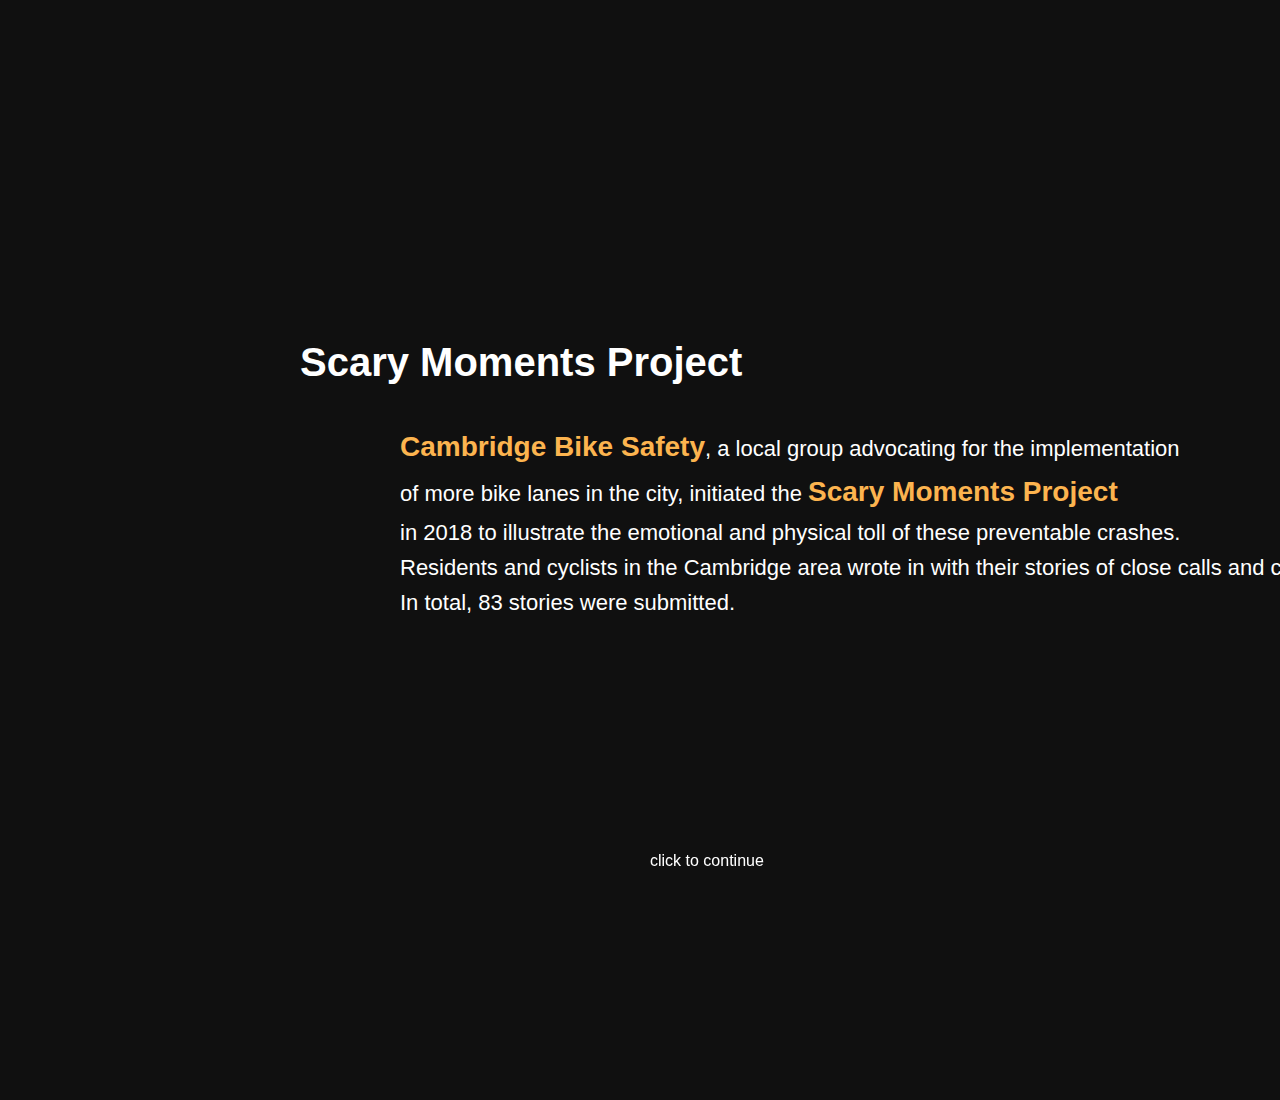
<file: page5.html>
<!DOCTYPE html>
<html>

<head>
  <meta charset="utf-8">
  <meta name="viewport" content="width=device-width, initial-scale=1.0">
  <link rel="stylesheet" href="style/main2.css"> <!-- Use the horizontal-scroll.css stylesheet -->
  <title>anatomy of a bike crash</title>

  
</head>


<body>
  <div class="container" id="pageClickArea">

  <div class = 'container'>
    <div class="fixed-text">
      <p>click to continue</p>
      <div id="scroll-progress"></div>
    </div>

    <div class = 'slide'>
      <h3>Scary Moments Project
      </h3>
      <p><span class="orange-word">Cambridge Bike Safety</span>, a local group advocating for the implementation <br>
        of more bike lanes in the city, initiated the <span class="orange-word">Scary Moments Project</span><br>
        in 2018 to illustrate the emotional and physical toll of these preventable crashes. <br>
        Residents and cyclists in the Cambridge area wrote in with their stories of close calls and crashes on bikes. <br>
        In total, 83 stories were submitted. 
      </p>
    </div>


   
  <script>
    document.getElementById('pageClickArea').addEventListener('click', function(event) {
      const boundary = this.offsetWidth / 2; // Divides the page width into two
      if (event.clientX > boundary) { // Checks if the click is on the right side
        window.location.href = 'page6.html'; // Change to your next page URL
      }
    });
  </script> 
</body>


<!-- <body style="background-color: #101010 !important;">
  <div class="horiz-outer">  Use the horizontal scroll container class -->
    <!-- <main class="container"> Adjusted main class to container for horizontal layout -->
      <!-- Your content remains unchanged -->
      <!-- <br><br><br><br>
      <div class="imagecontainer">
        <img src='image/bike landing page.png' width="100%" alt="title">
      </div> -->

      <!-- <br><br> <br><br> <br><br> <br><br> <br><br> <br><br>
    </main>
  </div>
</body> --> 

</html>
</file>
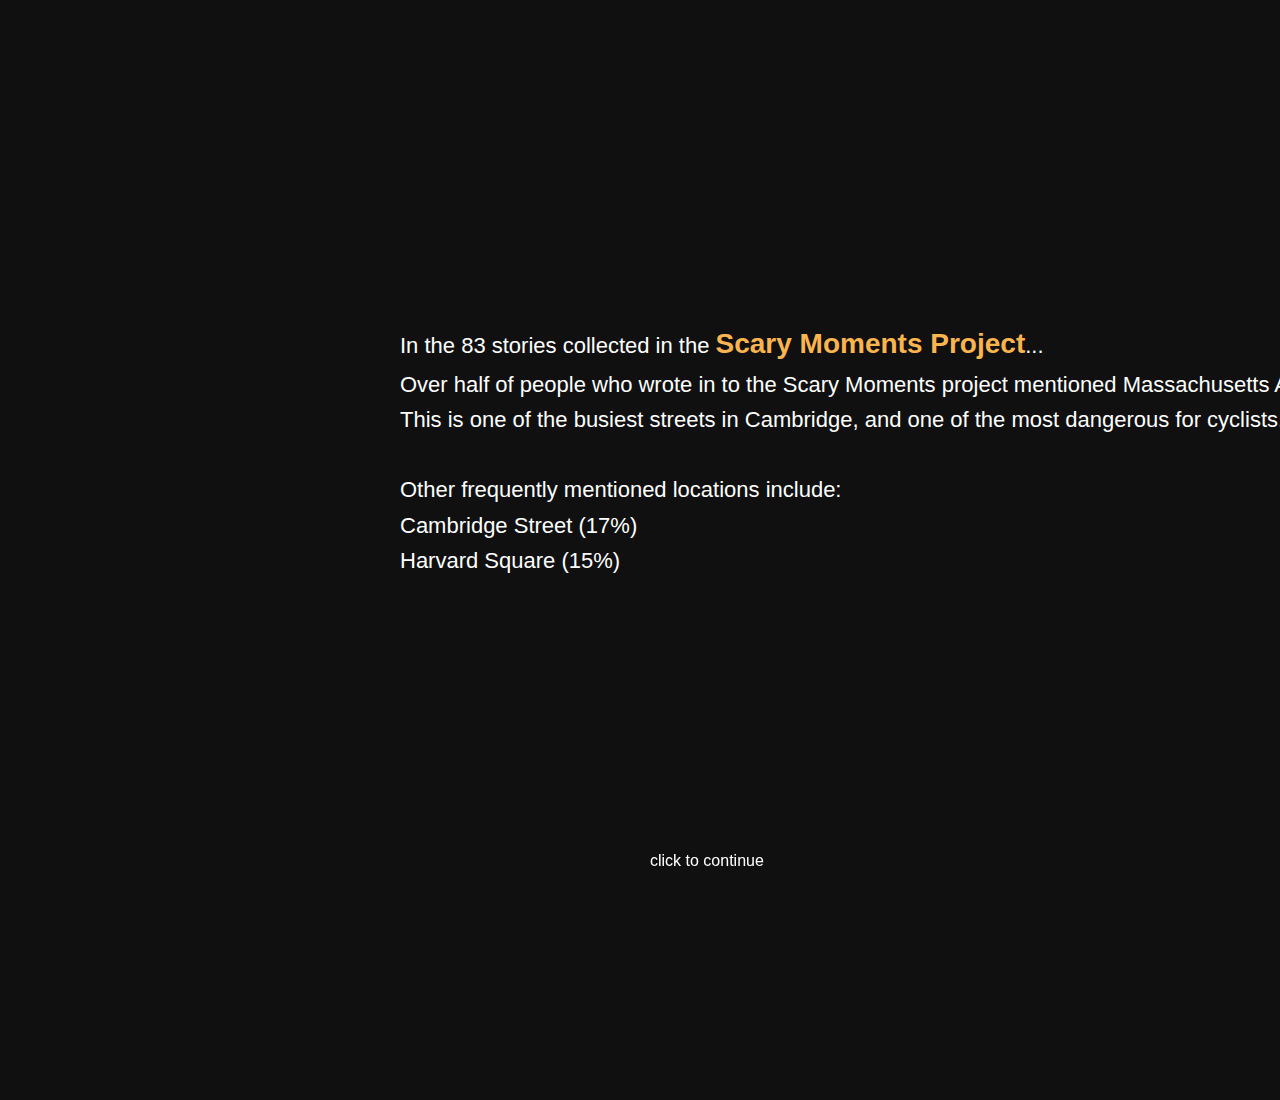
<file: page6.html>
<!DOCTYPE html>
<html>

<head>
  <meta charset="utf-8">
  <meta name="viewport" content="width=device-width, initial-scale=1.0">
  <link rel="stylesheet" href="style/main2.css"> <!-- Use the horizontal-scroll.css stylesheet -->
  <title>anatomy of a bike crash</title>

  
</head>


<body>
  <div class="container" id="pageClickArea">

  <div class = 'container'>
    <div class="fixed-text">
      <p>click to continue</p>
      <div id="scroll-progress"></div>
    </div>


    <div class = 'slide'>
      <p>In the 83 stories collected in the <span class="orange-word">Scary Moments Project</span>...<br>
        Over half of people who wrote in to the Scary Moments project mentioned Massachusetts Ave. <br>
        This is one of the busiest streets in Cambridge, and one of the most dangerous for cyclists. <br><br>
        Other frequently mentioned locations include:<br>
        Cambridge Street (17%) <br>
        Harvard Square (15%)
      </p>
    </div>

  <script>
    document.getElementById('pageClickArea').addEventListener('click', function(event) {
      const boundary = this.offsetWidth / 2; // Divides the page width into two
      if (event.clientX > boundary) { // Checks if the click is on the right side
        window.location.href = 'page7.html'; // Change to your next page URL
      }
    });
  </script> 
</body>


<!-- <body style="background-color: #101010 !important;">
  <div class="horiz-outer">  Use the horizontal scroll container class -->
    <!-- <main class="container"> Adjusted main class to container for horizontal layout -->
      <!-- Your content remains unchanged -->
      <!-- <br><br><br><br>
      <div class="imagecontainer">
        <img src='image/bike landing page.png' width="100%" alt="title">
      </div> -->

      <!-- <br><br> <br><br> <br><br> <br><br> <br><br> <br><br>
    </main>
  </div>
</body> --> 

</html>
</file>
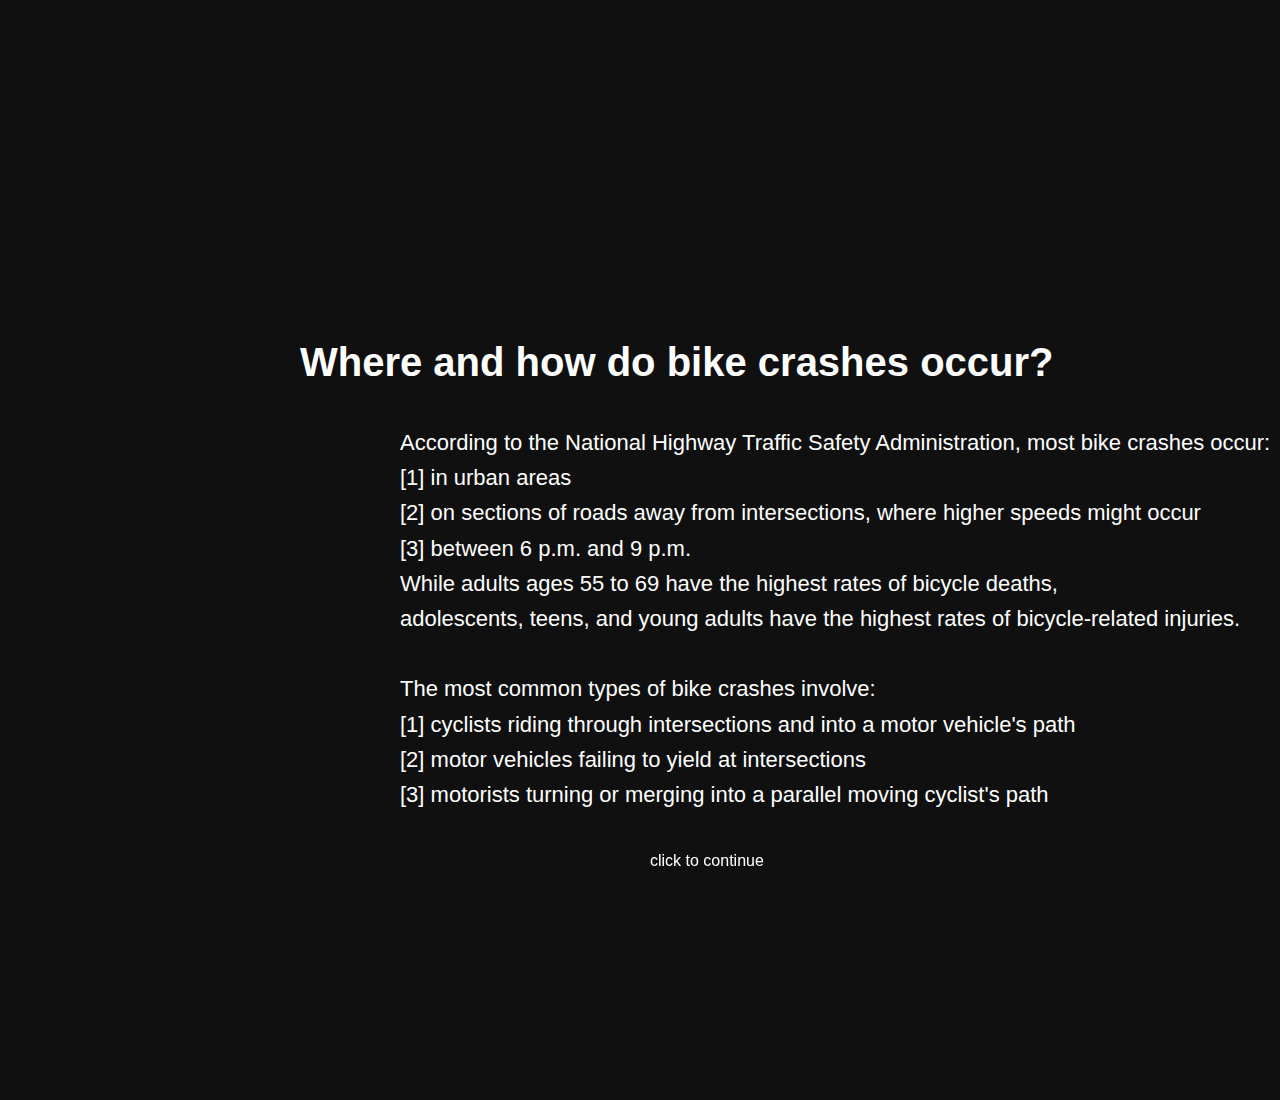
<file: page7.html>
<!DOCTYPE html>
<html>

<head>
  <meta charset="utf-8">
  <meta name="viewport" content="width=device-width, initial-scale=1.0">
  <link rel="stylesheet" href="style/main2.css"> <!-- Use the horizontal-scroll.css stylesheet -->
  <title>anatomy of a bike crash</title>

  
</head>


<body>
  <div class="container" id="pageClickArea">

  <div class = 'container'>
    <div class="fixed-text">
      <p>click to continue</p>
      <div id="scroll-progress"></div>
    </div>

    <div class = 'slide'>
      <h3>
        Where and how do bike crashes occur? 
      </h3>
      <p>According to the National Highway Traffic Safety Administration, most bike crashes occur: <br>
        [1] in urban areas <br>
        [2] on sections of roads away from intersections, where higher speeds might occur<br>
        [3] between 6 p.m. and 9 p.m. <br>
        While adults ages 55 to 69 have the highest rates of bicycle deaths, <br>
        adolescents, teens, and young adults have the highest rates of bicycle-related injuries. <br><br>
        The most common types of bike crashes involve: <br>
        [1] cyclists riding through intersections and into a motor vehicle's path <br>
        [2] motor vehicles failing to yield at intersections<br>
        [3] motorists turning or merging into a parallel moving cyclist's path


      </p>
    </div>


  <script>
    document.getElementById('pageClickArea').addEventListener('click', function(event) {
      const boundary = this.offsetWidth / 2; // Divides the page width into two
      if (event.clientX > boundary) { // Checks if the click is on the right side
        window.location.href = 'page8.html'; // Change to your next page URL
      }
    });
  </script> 
</body>


<!-- <body style="background-color: #101010 !important;">
  <div class="horiz-outer">  Use the horizontal scroll container class -->
    <!-- <main class="container"> Adjusted main class to container for horizontal layout -->
      <!-- Your content remains unchanged -->
      <!-- <br><br><br><br>
      <div class="imagecontainer">
        <img src='image/bike landing page.png' width="100%" alt="title">
      </div> -->

      <!-- <br><br> <br><br> <br><br> <br><br> <br><br> <br><br>
    </main>
  </div>
</body> --> 

</html>
</file>
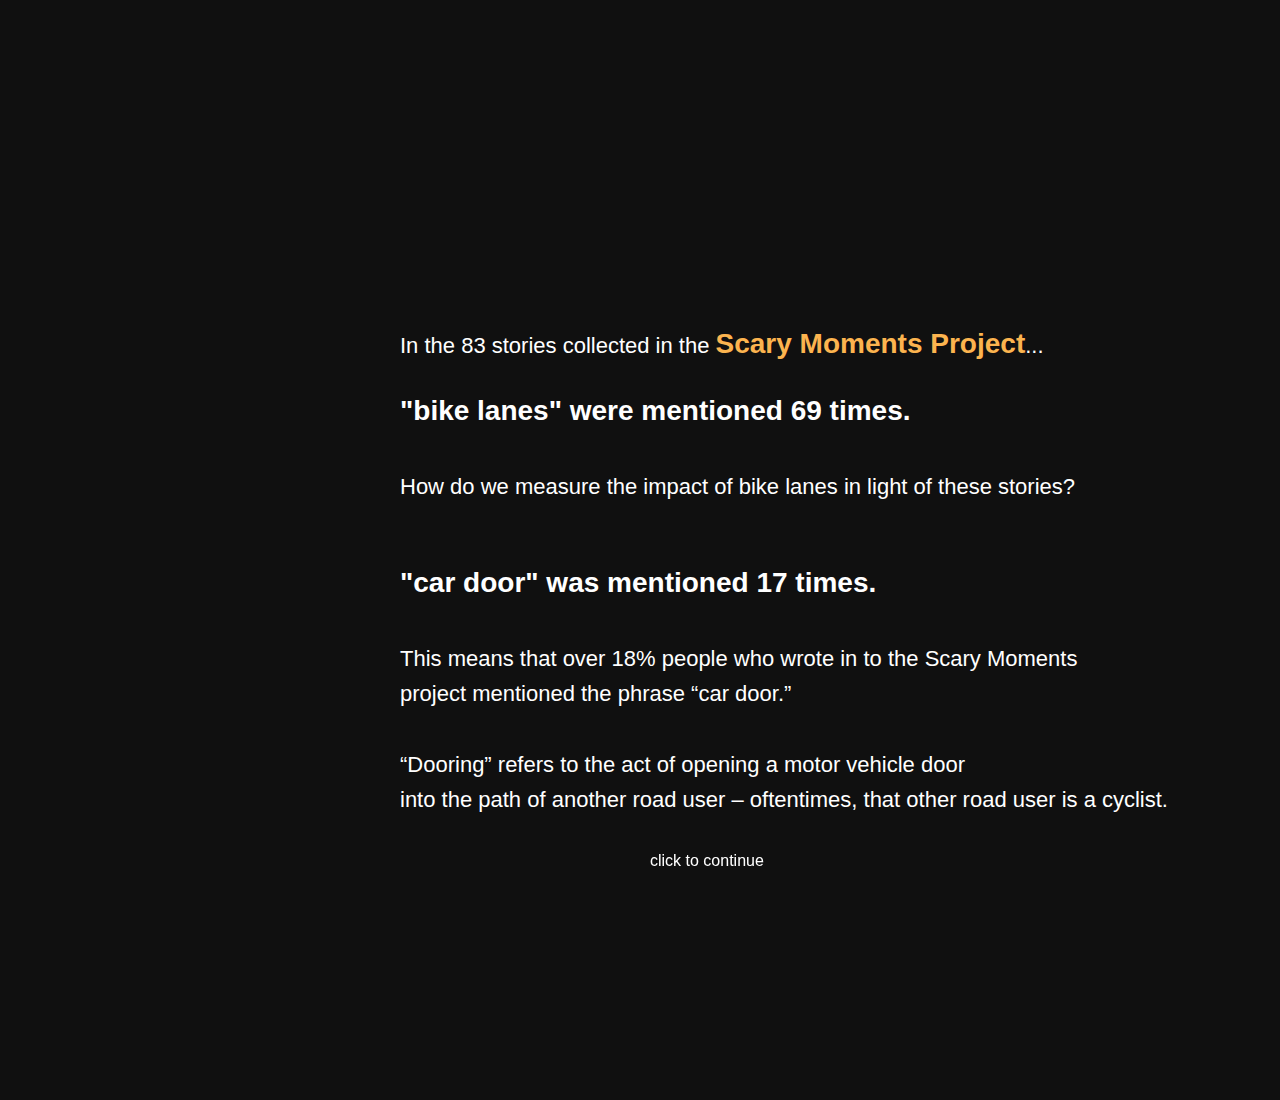
<file: page8.html>
<!DOCTYPE html>
<html>

<head>
  <meta charset="utf-8">
  <meta name="viewport" content="width=device-width, initial-scale=1.0">
  <link rel="stylesheet" href="style/main2.css"> <!-- Use the horizontal-scroll.css stylesheet -->
  <title>anatomy of a bike crash</title>

  
</head>


<body>
  <div class="container" id="pageClickArea">

  <div class = 'container'>
    <div class="fixed-text">
      <p>click to continue</p>
      <div id="scroll-progress"></div>
    </div>

    <div class = 'slide'>
      <p>In the 83 stories collected in the <span class="orange-word">Scary Moments Project</span>...<br>
        <p><span class="large-word">"bike lanes" were mentioned 69 times.</span> 
           <br><br>
        How do we measure the impact of bike lanes in light of these stories? <br><br>

        <p><span class="large-word">        "car door" was mentioned 17 times. </span> <br><br>

        This means that over 18% people who wrote in to the Scary Moments <br>
        project mentioned the phrase “car door.” <br><br>
        “Dooring” refers to the act of opening a motor vehicle door <br>
        into the path of another road user – oftentimes, that other road user is a cyclist. 
      </p>
    </div>
</div>


  <script>
    document.getElementById('pageClickArea').addEventListener('click', function(event) {
      const boundary = this.offsetWidth / 2; // Divides the page width into two
      if (event.clientX > boundary) { // Checks if the click is on the right side
        window.location.href = 'page9.html'; // Change to your next page URL
      }
    });
  </script> 
</body>


<!-- <body style="background-color: #101010 !important;">
  <div class="horiz-outer">  Use the horizontal scroll container class -->
    <!-- <main class="container"> Adjusted main class to container for horizontal layout -->
      <!-- Your content remains unchanged -->
      <!-- <br><br><br><br>
      <div class="imagecontainer">
        <img src='image/bike landing page.png' width="100%" alt="title">
      </div> -->

      <!-- <br><br> <br><br> <br><br> <br><br> <br><br> <br><br>
    </main>
  </div>
</body> --> 

</html>
</file>
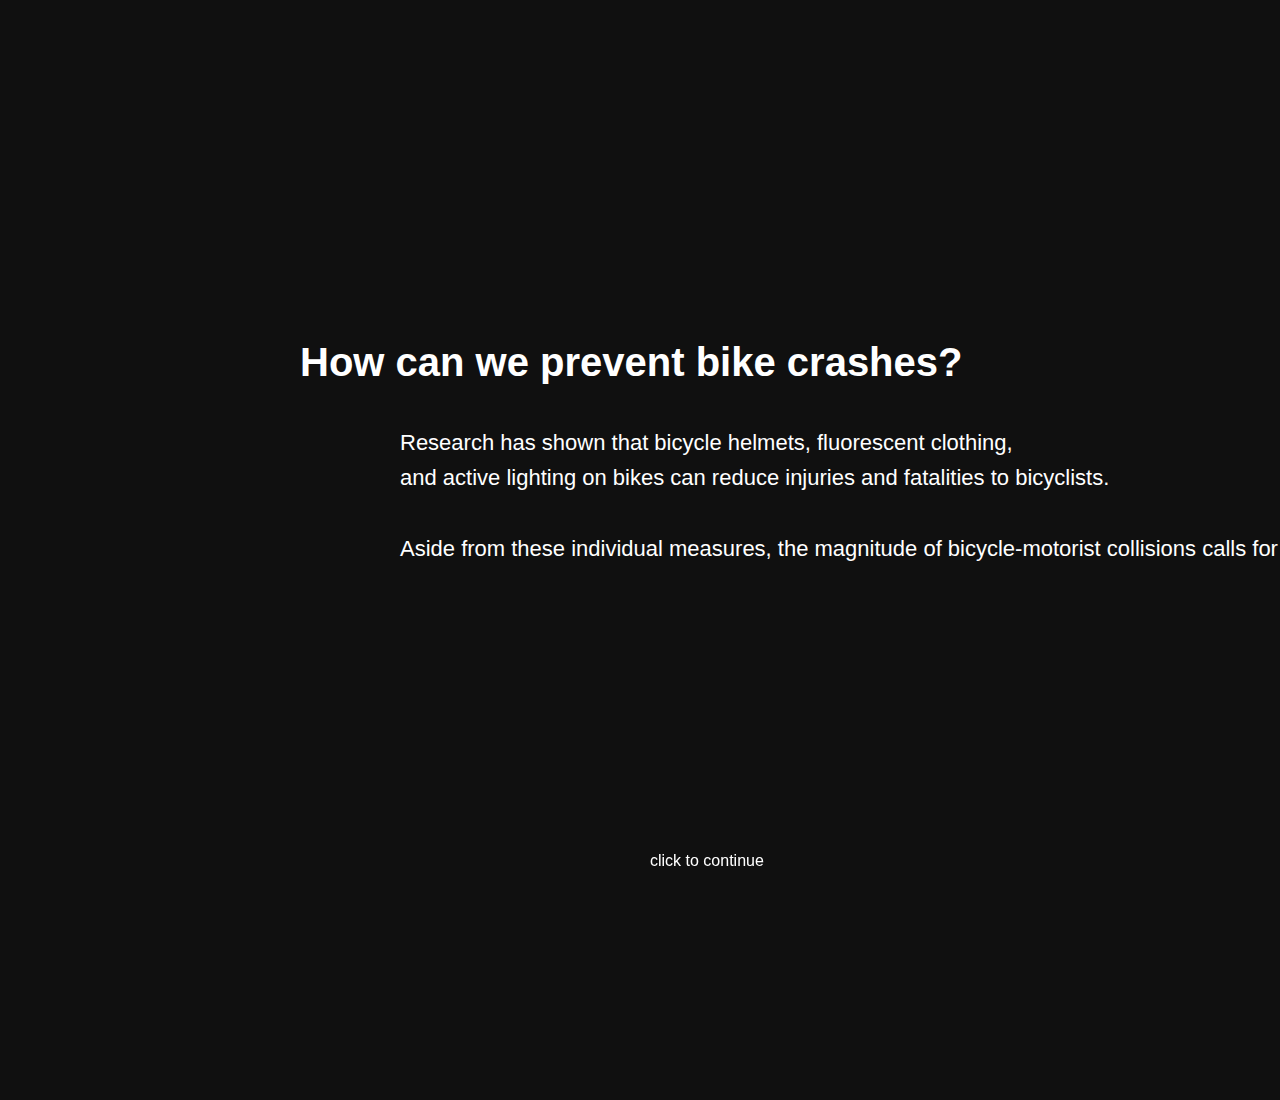
<file: page9.html>
<!DOCTYPE html>
<html>

<head>
  <meta charset="utf-8">
  <meta name="viewport" content="width=device-width, initial-scale=1.0">
  <link rel="stylesheet" href="style/main2.css"> <!-- Use the horizontal-scroll.css stylesheet -->
  <title>anatomy of a bike crash</title>

  
</head>


<body>
  <div class="container" id="pageClickArea">

  <div class = 'container'>
    <div class="fixed-text">
      <p>click to continue</p>
      <div id="scroll-progress"></div>
    </div>

    <div class = 'slide'>
      <p>In the 83 stories collected in the <span class="orange-word">Scary Moments Project</span>...<br>
        "bike lanes" were mentioned 69 times. <br><br>
        How do we measure the impact of bike lanes in light of these stories? 
      </p>
    </div>

    
    <div class = 'slide'>
      <p>In the 83 stories collected in the <span class="orange-word">Scary Moments Project</span>...<br>
        "car door" was mentioned 17 times. <br><br>
        This means that over 18% people who wrote in to the Scary Moments <br>
        project mentioned the phrase “car door.” <br><br>
        “Dooring” refers to the act of opening a motor vehicle door <br>
        into the path of another road user – oftentimes, that other road user is a cyclist. 
      </p>
    </div>
</div>

<div class = 'slide'>
  <h3 >How can we prevent bike crashes? </h3>
  <p>Research has shown that bicycle helmets, fluorescent clothing, <br>
    and active lighting on bikes can reduce injuries and fatalities to bicyclists.<br><br>
    Aside from these individual measures, the magnitude of bicycle-motorist collisions calls for infrastructural changes. 
  </p>

</div>
<div class = 'slide'>
  <h3 >How can we prevent bike crashes? </h3>
  <p>In 2019, Cambridge passed the <span class="blue-word">CYCLING SAFETY ORDINANCE</span>, <br>
    which laid out a plan to install a 25-mile network of protected bicycle lanes <br>
    across the city by 2026.<br><br>
    As of December 2023, according to the City of Cambridge’s Cycling Safety Ordinance webpage, <br>
    <span class="blue-word">12.64 miles</span> of bike lanes have been installed. <br><br>
    That is <span class="blue-word">56%</span> of the 22.6 miles of bike lanes that the Ordinance plans to install by 2026. 
  </p>
</div>
  <script>
    document.getElementById('pageClickArea').addEventListener('click', function(event) {
      const boundary = this.offsetWidth / 2; // Divides the page width into two
      if (event.clientX > boundary) { // Checks if the click is on the right side
        window.location.href = 'firstlanding.html'; // Change to your next page URL
      }
    });
  </script> 
</body>


<!-- <body style="background-color: #101010 !important;">
  <div class="horiz-outer">  Use the horizontal scroll container class -->
    <!-- <main class="container"> Adjusted main class to container for horizontal layout -->
      <!-- Your content remains unchanged -->
      <!-- <br><br><br><br>
      <div class="imagecontainer">
        <img src='image/bike landing page.png' width="100%" alt="title">
      </div> -->

      <!-- <br><br> <br><br> <br><br> <br><br> <br><br> <br><br>
    </main>
  </div>
</body> --> 

</html>
</file>
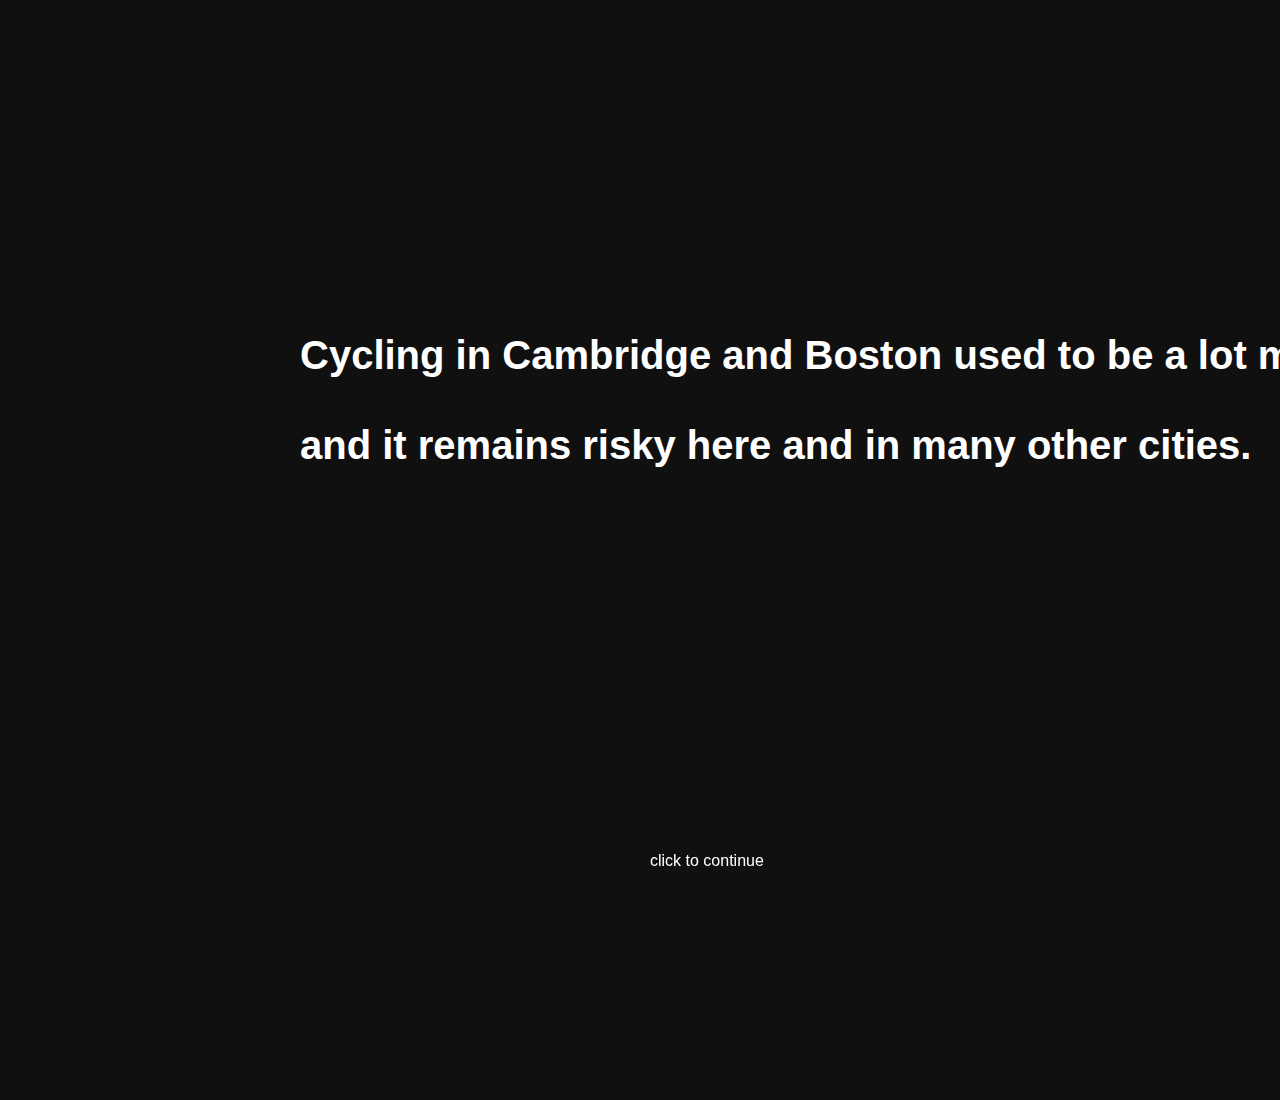
<file: zz.html>
<!DOCTYPE html>
<html>

<head>
  <meta charset="utf-8">
  <meta name="viewport" content="width=device-width, initial-scale=1.0">
  <link rel="stylesheet" href="style/main2.css"> <!-- Use the horizontal-scroll.css stylesheet -->
  <title>anatomy of a bike crash</title>

  
</head>


<body>
  <div class="container" id="pageClickArea">

  <div class = 'container'>
    <div class="fixed-text">
      <p>click to continue</p>
      <div id="scroll-progress"></div>
    </div>

    <div class = 'slide'>
      <h2 >Cycling in Cambridge and Boston used to be a lot more dangerous... <br><br>
           and it remains risky here and in many other cities. 
      </h2>
    </div>

    <div class = 'slide'>
      <p>In Cambridge alone, first responders are called to 160 crashes every year <br>
        involving a person on a bike being struck by a car, <br>
        according to data from the Cambridge Police Department. <br>
      What we have is likely an incomplete picture. <br><br>Many more crashes go <span class="colored-word">unreported</span>.        
      </p>
    </div>

    <div class = 'slide'>
      <h3>
        Why is this important? 
      </h3>
      <p>Data from the CDC indicates that nearly 1,000 cyclists die and over 130,000 are injured <br>
        in crashes that occur on roads in the US every single year. <br><br>
        The cost of these tragedies is innumerable. <br>
        In monetary terms alone, bike injuries and deaths from crashes <br>
        result in losses of over $23 billion in the US each year. <br><br>
        What's more, these experiences exact an immense physical and emotional toll <br>
        on the person riding a bike, their friends, and their loved ones, <br>
        who sometimes have to deal with years of trauma or injury.      
      </p>
    </div>

    <div class = 'slide'>
      <h3>
        Where and how do bike crashes occur? 
      </h3>
      <p>According to the National Highway Traffic Safety Administration, most bike crashes occur: <br>
        [1] in urban areas <br>
        [2] on sections of roads away from intersections, where higher speeds might occur<br>
        [3] between 6 p.m. and 9 p.m. <br>
        While adults ages 55 to 69 have the highest rates of bicycle deaths, <br>
        adolescents, teens, and young adults have the highest rates of bicycle-related injuries. <br><br>
        The most common types of bike crashes involve: <br>
        [1] cyclists riding through intersections and into a motor vehicle's path <br>
        [2] motor vehicles failing to yield at intersections<br>
        [3] motorists turning or merging into a parallel moving cyclist's path


      </p>
    </div>




    <div class = 'slide'>
      <h3 >How can we prevent bike crashes? </h3>
      <p>Research has shown that bicycle helmets, fluorescent clothing, <br>
        and active lighting on bikes can reduce injuries and fatalities to bicyclists.<br><br>
        Aside from these individual measures, the magnitude of bicycle-motorist collisions calls for infrastructural changes. 
      </p>
    </div>
    <div class = 'slide'>
      <h3 >How can we prevent bike crashes? </h3>
      <p>In 2019, Cambridge passed the <span class="blue-word">CYCLING SAFETY ORDINANCE</span>, <br>
        which laid out a plan to install a 25-mile network of protected bicycle lanes <br>
        across the city by 2026.<br><br>
        As of December 2023, according to the City of Cambridge’s Cycling Safety Ordinance webpage, <br>
        <span class="blue-word">12.64 miles</span> of bike lanes have been installed. <br><br>
        That is <span class="blue-word">56%</span> of the 22.6 miles of bike lanes that the Ordinance plans to install by 2026. 
      </p>
    </div>
    <div class = 'slide'>
      <h3>Scary Moments Project
      </h3>
      <p><span class="orange-word">Cambridge Bike Safety</span>, a local group advocating for the implementation <br>
        of more bike lanes in the city, initiated the <span class="orange-word">Scary Moments Project</span><br>
        in 2018 to illustrate the emotional and physical toll of these preventable crashes. <br>
        Residents and cyclists in the Cambridge area wrote in with their stories of close calls and crashes on bikes. <br>
        In total, 83 stories were submitted. 
      </p>
    </div>
    <div class = 'slide'>
      <p>In the 83 stories collected in the <span class="orange-word">Scary Moments Project</span>...<br>
        "bike lanes" were mentioned 69 times. <br><br>
        How do we measure the impact of bike lanes in light of these stories? 
      </p>
    </div>
    <div class = 'slide'>
      <p>In the 83 stories collected in the <span class="orange-word">Scary Moments Project</span>...<br>
        "car door" was mentioned 17 times. <br><br>
        This means that over 18% people who wrote in to the Scary Moments <br>
        project mentioned the phrase “car door.” <br><br>
        “Dooring” refers to the act of opening a motor vehicle door <br>
        into the path of another road user – oftentimes, that other road user is a cyclist. 
      </p>
    </div>
    <div class = 'slide'>
      <p>In the 83 stories collected in the <span class="orange-word">Scary Moments Project</span>...<br>
        Over half of people who wrote in to the Scary Moments project mentioned Massachusetts Ave. <br>
        This is one of the busiest streets in Cambridge, and one of the most dangerous for cyclists. <br><br>
        Other frequently mentioned locations include:<br>
        Cambridge Street (17%) <br>
        Harvard Square (15%)
      </p>
    </div>
    <div class = 'slide' style="padding-right: 10px;">
      <p><span class="large-word">Scroll ahead</span> to see and hear about the untold experiences <br>
        of people who ride in Cambridge and why it is so important <br>
        that the City rapidly move toward a city-wide network of protected bike lanes.   
      </p>
    </div>
    <div id="animation-container" style="padding: 50px;">
    </div>


      <!-- PLEASE NO CHANGES BELOW THIS LINE (UNTIL I SAY SO) -->
  <script language="javascript" type="text/javascript" src="libraries/p5.min.js"></script>
  <!-- <script language="javascript" type="text/javascript" src="bike.js"></script> -->
  <script language="javascript" type="text/javascript" src="Ball.js"></script>
  <!-- OK, YOU CAN MAKE CHANGES BELOW THIS LINE AGAIN -->
    </div>
  </div>
</div>
  <script>
    document.getElementById('pageClickArea').addEventListener('click', function(event) {
      const boundary = this.offsetWidth / 2; // Divides the page width into two
      if (event.clientX > boundary) { // Checks if the click is on the right side
        window.location.href = 'landing.html'; // Change to your next page URL
      }
    });
  </script> 
</body>


<!-- <body style="background-color: #101010 !important;">
  <div class="horiz-outer">  Use the horizontal scroll container class -->
    <!-- <main class="container"> Adjusted main class to container for horizontal layout -->
      <!-- Your content remains unchanged -->
      <!-- <br><br><br><br>
      <div class="imagecontainer">
        <img src='image/bike landing page.png' width="100%" alt="title">
      </div> -->

      <!-- <br><br> <br><br> <br><br> <br><br> <br><br> <br><br>
    </main>
  </div>
</body> --> 

</html>
</file>
<file: style/main.css>
html, body {
  padding: 20px; /* Add appropriate units, e.g., pixels */
  margin: 20px;
  background-color: #101010;
  font-family: "Gill Sans", sans-serif;
  font-style: normal;
  color:white;
  font-weight: 300;
  display: flex;
  align-items: center;
  text-align: left;
  justify-content: center;
}



.sketch-container {
  text-align: center;
}


/* .sticky-header {
  background-color: #000;
  color: #fff;
  padding: 20px;
  width: 30%; /* Adjust as needed */
  /* position: sticky;
  top: 0;
} */ */

main {
  flex:1;
  padding:20px;
  height:100vh;
  background-color: #000;
}

.container {
  display: flex;
  flex-direction: column; /* Ensure elements are stacked vertically */
  align-items: center;
  text-align: center;
  margin:80px 40px
}

h1 {
  margin: 40px 10px; /* Remove default margin for <h1> */
  color: white;
  font-size:100px;
}

.container p {
  margin: 80px 40px; /* Remove default margin for <p> */
  color: white;
  font-size: 36px; /* Adjust font size as needed */
  line-height: 1.6; /* Adjust line height as needed */
  text-align: left; /* Use text-align instead of float */
  font-family:'Gill Sans', 'Gill Sans MT', Calibri, 'Trebuchet MS', sans-serif
}

h2 {
  text-align: center;
  font-style: normal;
  font-size: 3em;
}

h3 {
  text-align: center;
  font-style: normal;
  font-size: 2em;    
}

.p5-container {
  position: absolute;
  top: 50%;
  left: 50%;
  transform: translate(-50%, -50%);
  display: flex; 
  justify-content: center; 
  align-items: center;
}

.imagecontainer {
  margin: 50px;
  display: flex;
  justify-content: center; /* Center content horizontally */
  align-items: center; /* Center content vertically */
  text-align: center;
}

.imagecontainer img {
  width: 100%; /* Make sure the images take the full width of their container */
  display: block; /* Remove any extra spacing below the images */
  margin: 0 auto; /* Center the images horizontally */
}

.container img {
  margin:0 10px;
}
.container pc {
  font-size:18px;
  line-height:1.8;
  margin:0px;
  text-align:left;
  float:left;
}

.columncontainer {
  display: flex;
  justify-content: space-between;
  align-items: flex-start;
  flex-wrap: wrap;
  margin: 0 100px
}

.newcolumncontainer {
  display: flex;
  justify-content: space-between;
  align-items: flex-start;
  flex-wrap: wrap;
  margin: 0 200px
}

.column {
  width: 48%; 
  margin: 0
}

.narrow-column {
  width: 38%; 
  margin-bottom: 20px; 
  box-sizing: border-box; 
}

.wide-column {
  width: 56%; 
  margin-bottom: 20px; 
  box-sizing: border-box; 
}
</file>
<file: style/main2.css>
body {
  padding: 0px;
  margin: 0;
  background-color: #101010;
  font-family: 'Josefin Sans',"Gill Sans", sans-serif;
  font-style: normal;
  color: white;
  /* font-weight: 300; */
  display: flex;
  align-items: center;
  text-align: left;
  justify-content: center;
  overflow: hidden; /* Disable horizontal scrolling at the body level */
}

.fixed-text {
  position: fixed;
  bottom: 0;
  left: 50%;
  width: 100%;
  text-align: left;
  padding: 10px;
  font-size: 12px;
  color:white;
}

#scroll-progress {
  position: fixed;
  bottom: 0;
  left: 0;
  height: 10px;
  width:0%;
  background-color: #ffffff; /* Set your desired progress bar color */
  transition: width 0.3s; /* Add a smooth transition effect */
}


h1{
  /* display: inline-block; */
  width: 100vw;
}

h2{
  display: inline-block;
  width: 100vw;
}

p{
  /* display: inline-block; */
  /* width:100wv; */
}

.container {
  display: flex;
  flex-direction: row; /* Change from column to row for horizontal alignment */
  align-items: center;
  text-align: center;
  /* margin: 80px 40px; */
  white-space: nowrap; /* Prevent line breaks within the container*/
  overflow-x: auto; /* Enable horizontal scrolling within the container */
  width: 100vw; /* Make the container take the full viewport width */
}


/* .container h1 {
  margin: 80px auto 80px auto; 
  color: white;
  font-size: 200px;
  font-family: 'Josefin Sans', sans-serif;
} */

/* Adjust other styles as needed for horizontal layout */
.container img {
  margin: 0 10px;
}

.container p {
  /* margin: 80px 40px; */
  color: white;
  font-size: 16px;
  line-height: 1.6;
  text-align: left;
  /* white-space: nowrap; Prevent line breaks within the container */
  word-wrap: break-word; /* Allow word breaks when necessary */
  max-width: 70ch; /* Set the maximum width to 70 characters */
  font-family: 'Gill Sans', sans-serif;
}



.titleslide {
   /* Set height of each slide to the full viewport height */
  padding: 200px; 
  margin-left: 20%;
  width: 100vw;
  height: 100vh; /* Set height of each slide to the full viewport height */
  background-color: #101010; /* Background color for the slides */
  /* text-wrap: wrap; */
  box-sizing: border-box;
  /* margin: 100px; */
  text-align: left; /* Center content horizontally */
}

.slide {
  width: 100vw; /* Set width of each slide to the full viewport width */
  height: 100vh; /* Set height of each slide to the full viewport height */
  box-sizing: border-box; /* Include padding and border in the element's total width and height */
  padding: 200px; /*Add padding as needed*/
  margin: 100px;
  text-align: left; /* Center content horizontally */
  background-color: #101010; /* Background color for the slides */
  /* text-wrap: wrap; */
}

.titleslide h1 {
  color: white;
  font-size: 80px;
  font-family: 'Josefin Sans', sans-serif;
}

.slide h1 {
  color: white;
  font-size: 80px;
  font-family: 'Josefin Sans', sans-serif;
}


.titleslide h2 {
  color: white;
  font-size: 40px;
  font-family: 'Josefin Sans', sans-serif;
}

.slide h2 {
  color: white;
  font-size: 40px;
  font-family: 'Josefin Sans', sans-serif;
}

.titleslide h3 {
  color: white;
  font-size: 40px;
  font-family: 'Josefin Sans', sans-serif;
}

.slide h3 {
  color: white;
  font-size: 40px;
  
  font-family: 'Josefin Sans', sans-serif;
}

.titleslide p {
  color: white;
  font-size: 22px;
  line-height: 1.6;
  text-align: left;
  width: 100vw; /* Set width of each slide to the full viewport width */
  /* white-space: nowrap; Prevent line breaks within the container */
  /* word-wrap: break-word; /* Allow word breaks when necessary */
  /* max-width: 70ch; Set the maximum width to 70 characters */
  font-family: 'Gill Sans', sans-serif;
  padding-left: 100px;
}

.slide p {
  color: white;
  font-size: 22px;
  line-height: 1.6;
  text-align: left;
  width: 100vw; /* Set width of each slide to the full viewport width */
  /* white-space: nowrap; Prevent line breaks within the container */
  word-wrap: break-word; /* Allow word breaks when necessary */
  max-width: 70ch; /* Set the maximum width to 70 characters */
  font-family: 'Gill Sans', sans-serif;
  padding-left: 100px;
}

.colored-word {
  color: rgb(82, 82, 82); /* Set the desired color for the word */
  font-size: 56px;
}

.blue-word {
  color: rgb(79, 82, 252); /* Set the desired color for the word */
  font-size: 28px;
  font-weight: bold;
}

.orange-word {
  color: rgb(252, 180, 79); /* Set the desired color for the word */
  font-size: 28px;
  font-weight: bold;
}

.large-word {
  color: rgb(255, 255, 255); /* Set the desired color for the word */
  font-size: 28px;
  font-weight: bold;
}

.center-canvas {
  display: flex;
  justify-content: center;  /* Centers horizontally in the flex container */
  flex: 0 0 auto;           /* Prevents the div from growing or shrinking*/
  width: 100%;              /* Takes the full width of the container*/
  height: 100%;             /* Optional, based on your design needs*/
  align-items: center;      /* Centers the content vertically within the container*/
  position: relative;       /* Establishes a positioning context*/
}


/* SVG styling with scaling and animation */

/* SVG floating on the left half */
.svg-floating-left {
  position: absolute;
  top: 50%;
  left: 15%; /* Centered on the left half */
  transform: translate(-50%, -50%) scale(0.1);
  animation: floatLeftHalf 10s infinite linear;
  height: auto;
  display: block;
}

@keyframes floatLeftHalf {
  0%, 100% { transform: translate(-50x, -10x) scale(0.1); }
  25% { transform: translate(-100px, -50px) scale(0.1); }
  50% { transform: translate(0px, 50px) scale(0.1); }
  75% { transform: translate(-10px, -35px) scale(0.1); }
}

/* SVG floating on the right half */
.svg-floating-right {
  position: absolute;
  top: 50%;
  left: 75%; /* Centered on the right half */
  transform: translate(-50%, -50%) scale(1);
  animation: floatRightHalf 10s infinite linear;
  height: auto;
  display: block;
}

@keyframes floatRightHalf {
  0%, 100% { transform: translate(-50%, -50%) scale(1); }
  25% { transform: translate(50px, -100px) scale(1); }
  50% { transform: translate(100px, 100px) scale(1); }
  75% { transform: translate(0px, -50px) scale(1); }
}

/* SVG statically positioned on the bottom third and 1/4 from the right edge, with rotation */
.svg-static-rotate {
  position: absolute;
  top: 50%; /* Positioned in the bottom third of the viewport */
  left: 75%; /* Positioned 1/4 screen widths from the right edge */
  transform: translateX(-50%) rotate(0deg) scale(0.5); /* Center and start rotation from 0 degrees */
  animation: rotate360 10s infinite linear; /* Continuous 360-degree rotation */
  height: auto; /* Maintain the aspect ratio */
  display: block;
}

@keyframes rotate360 {
  from {
    transform: translateX(-50%) rotate(0deg) scale(0.5);
  }
  to {
    transform: translateX(-50%) rotate(360deg) scale(0.5);
  }
}

/* SVG statically positioned on the bottom third and 1/4 from the right edge, with rotation */
.svg-static-2 {
  position: absolute;
  top: 50%; /* Positioned in the bottom third of the viewport */
  left: 75%; /* Positioned 1/4 screen widths from the right edge */
  transform: translateX(-50%) rotate(0deg) scale(0.2); /* Center and start rotation from 0 degrees */
  animation: rotate180 10s infinite linear; /* Continuous 360-degree rotation */
  height: auto; /* Maintain the aspect ratio */
  display: block;
}

@keyframes rotate180 {
  from {
    transform: translateX(-50%) rotate(90deg) scale(0.2);
  }
  to {
    transform: translateX(-50%) rotate(270deg) scale(0.2);
  }
  50% { transform: translate(100px, 100px) scale(1); }

}
</file>
